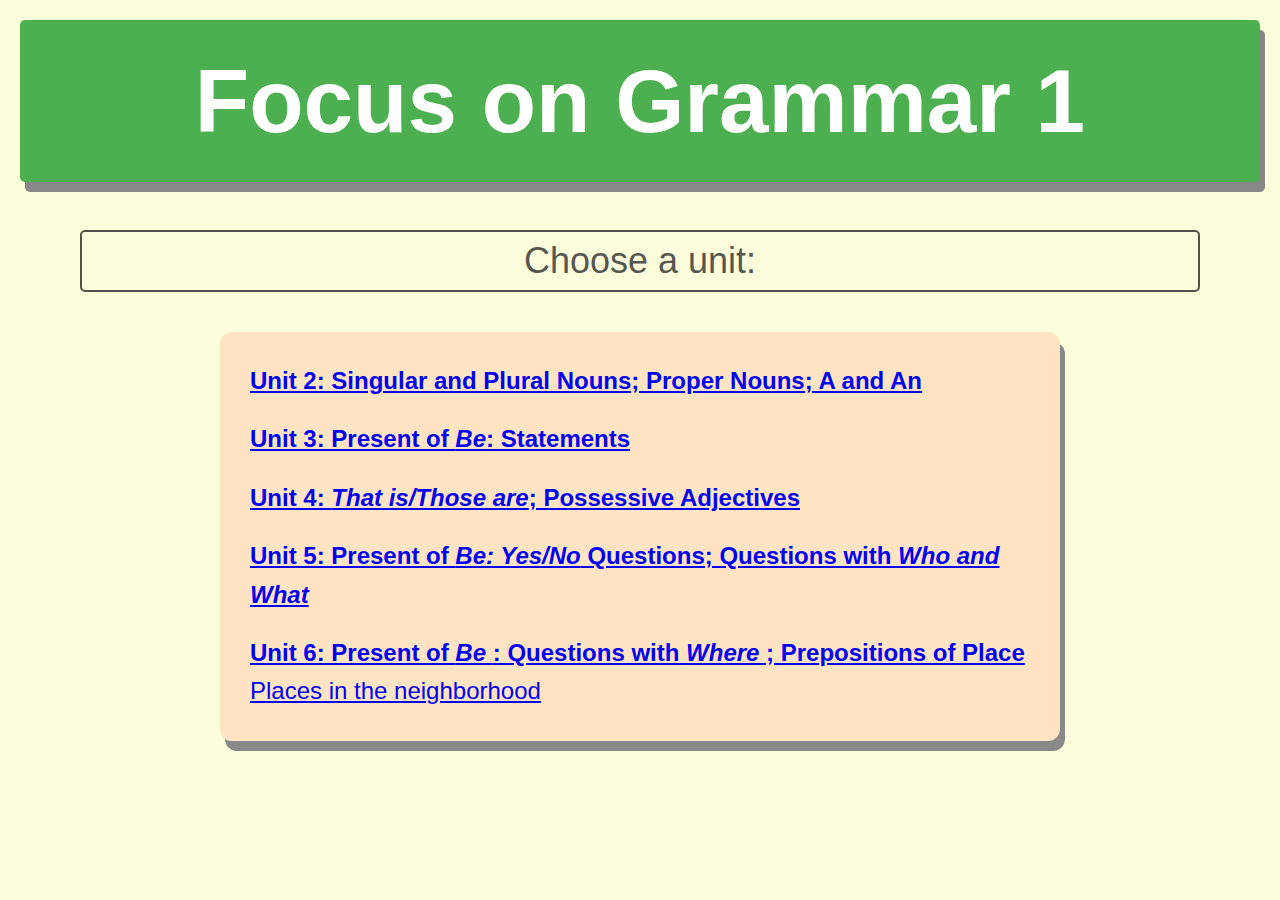
<file: index.html>
<!DOCTYPE html>
<html lang="en">
<head>
    <meta charset="UTF-8">
    <meta name="viewport" content="width=device-width, initial-scale=1.0">
    <title>Textbook Main Page</title>
    <link rel="stylesheet" href="main.css"> <!-- Main page CSS -->
</head>
<body>
    <h1>Focus on Grammar 1</h1>
    <p class="subtitle">Choose a unit:</p>
    <ul>
        <li><a href="unit2.html"><b>Unit 2: Singular and Plural Nouns; Proper Nouns; A and An</a></b></li>
        <li><a href="unit3.html"><b>Unit 3: Present of <em>Be</em>: Statements</a></b></li>
        <li><a href="unit4.html"><b>Unit 4: <em>That is/Those are</em>; Possessive Adjectives</a></b></li>
        <li><a href="unit5.html"><b>Unit 5: Present of <em>Be: Yes/No</em> Questions; Questions with <em>Who and What</em></b></a></li>
        <li><a href="unit6.html"><b>Unit 6: Present of <em>Be </em>: Questions with <em>Where </em>; Prepositions of Place</b><br>Places in the neighborhood</a></li>

        <!-- Add more units as needed -->
    </ul>
</body>
</html>
<script>

</script>
</file>
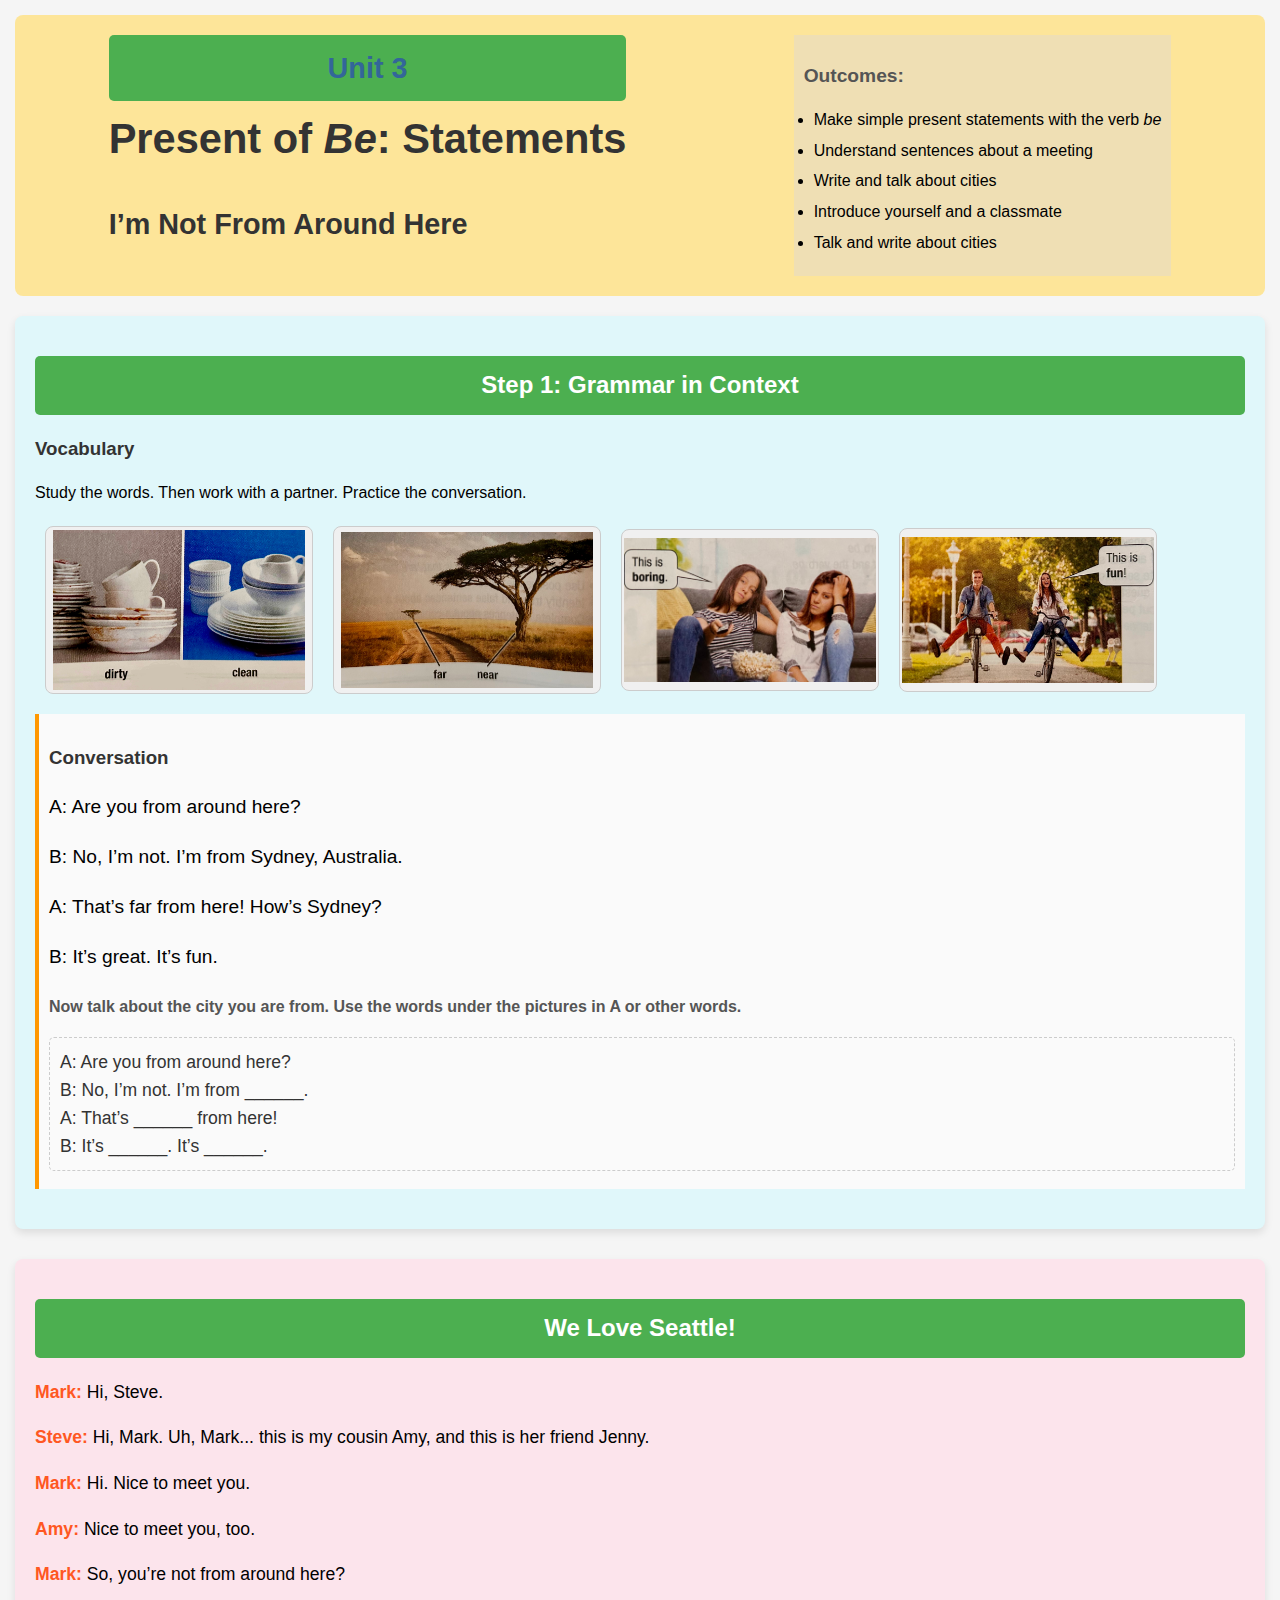
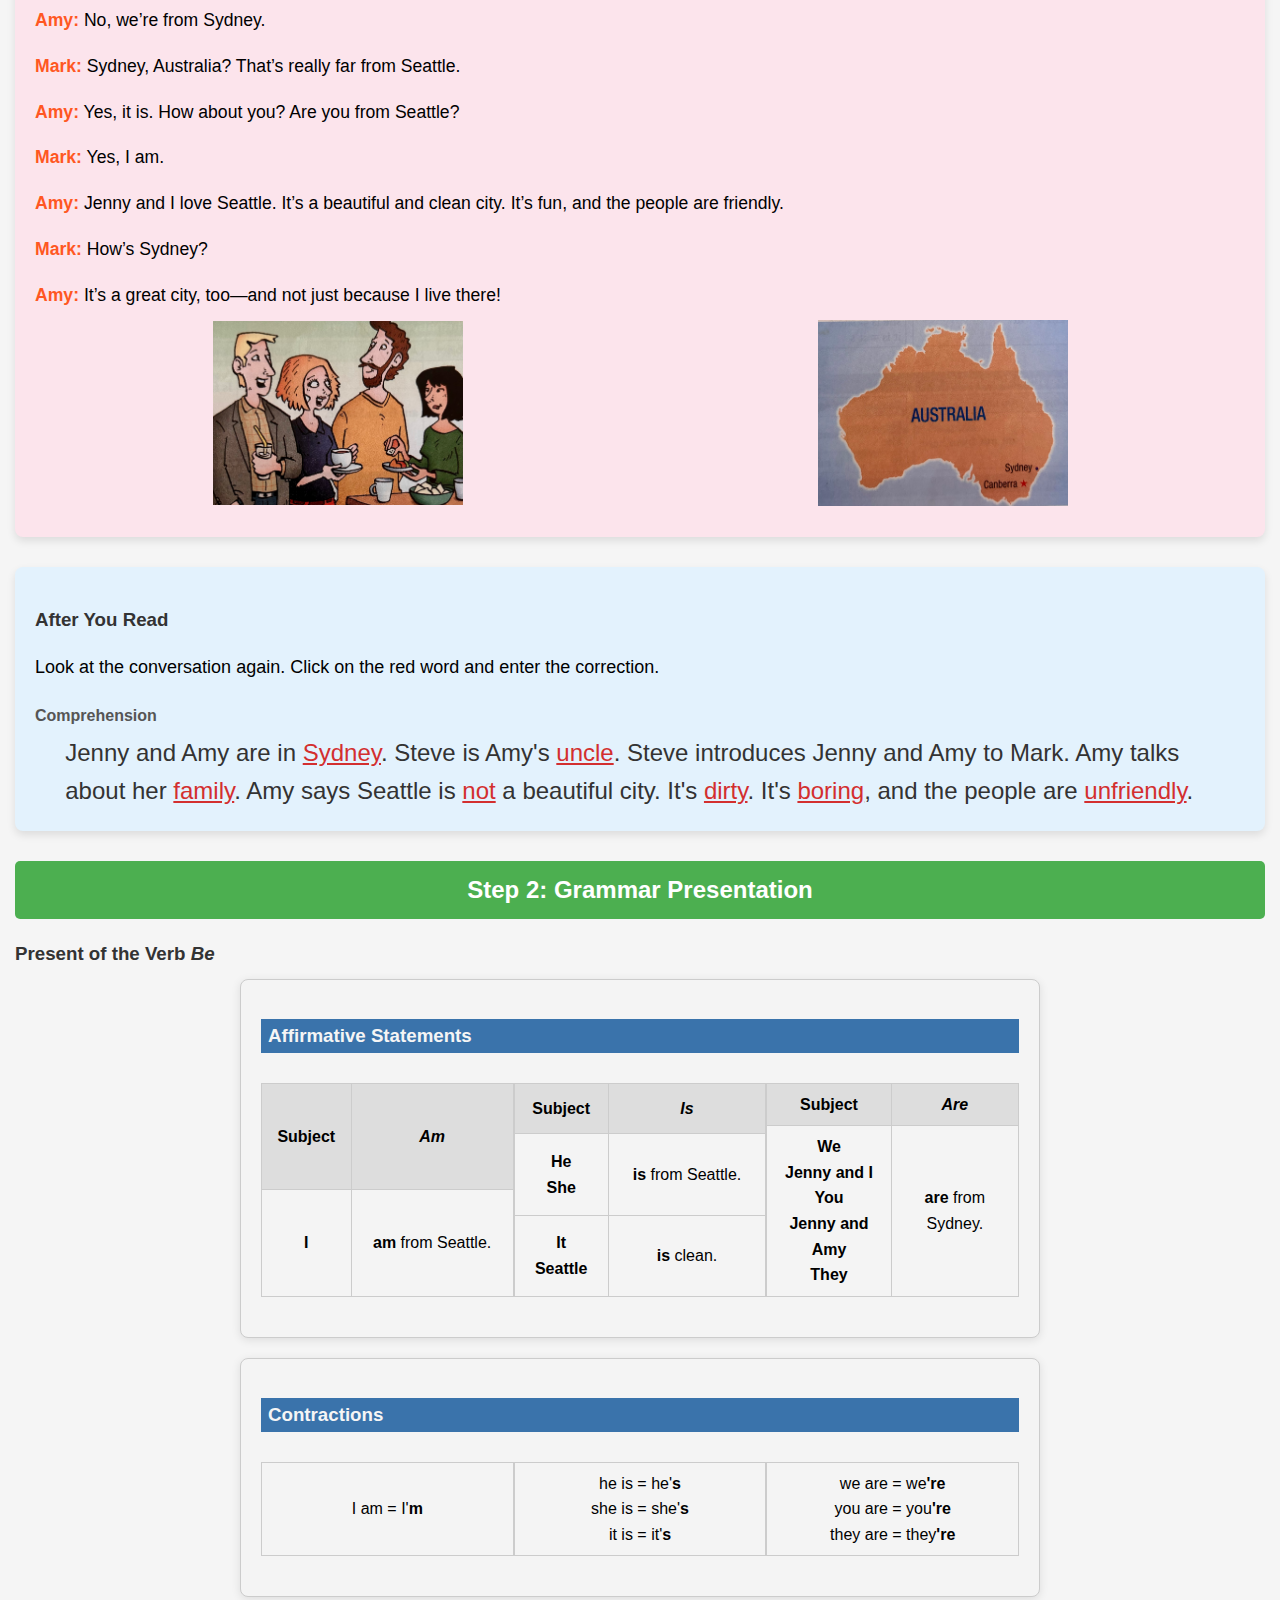
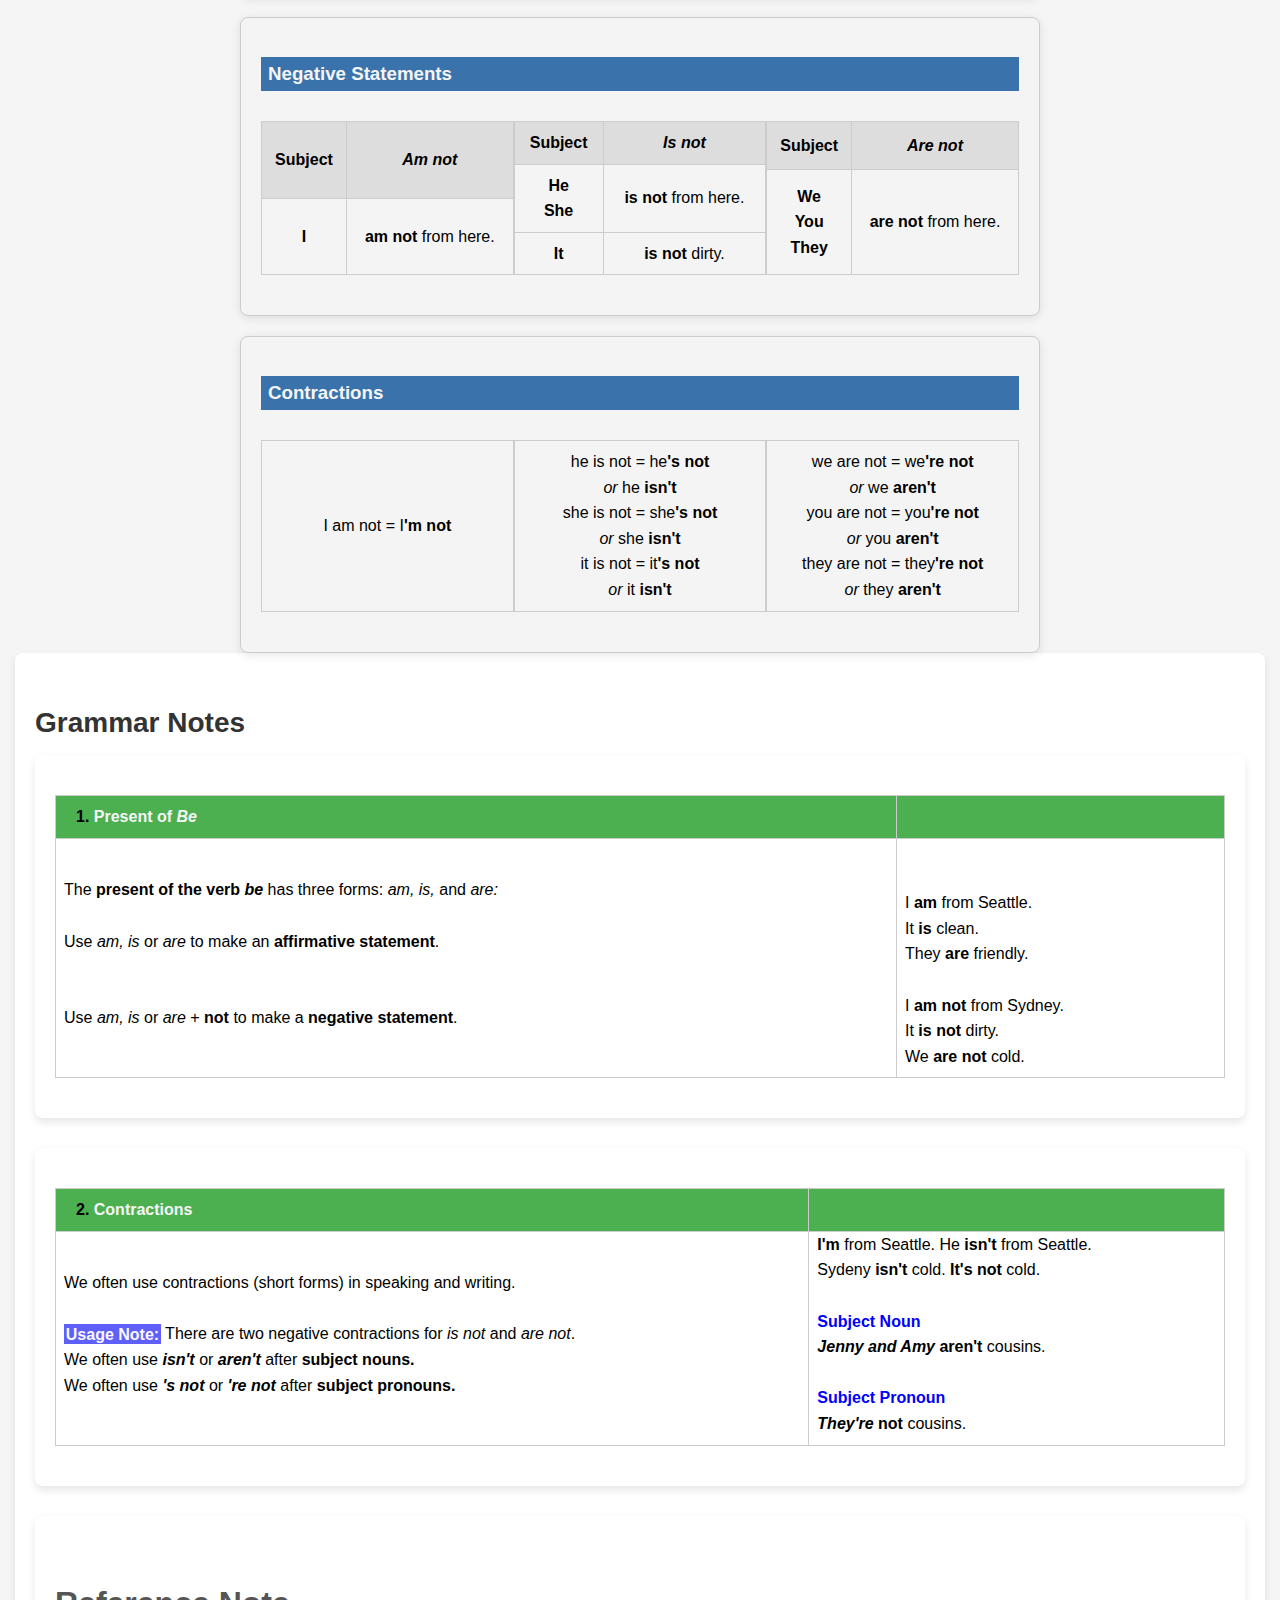
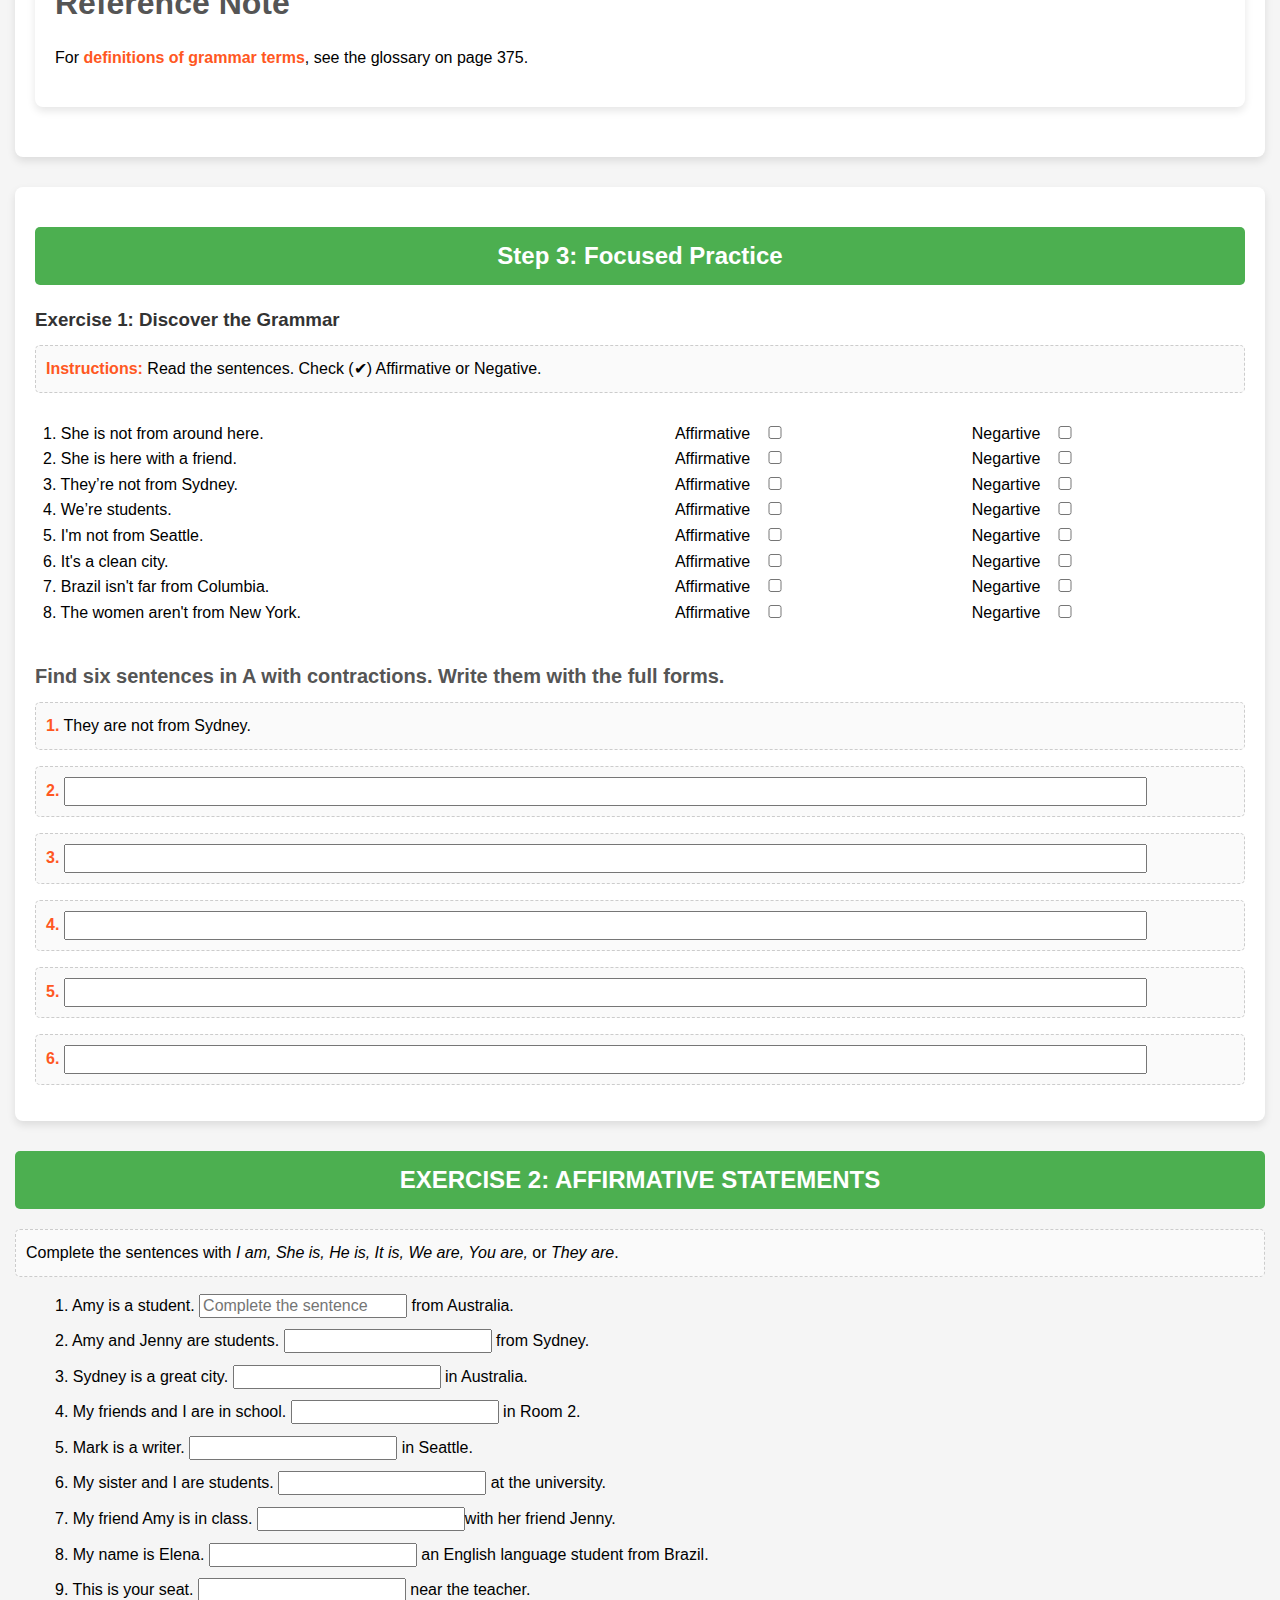
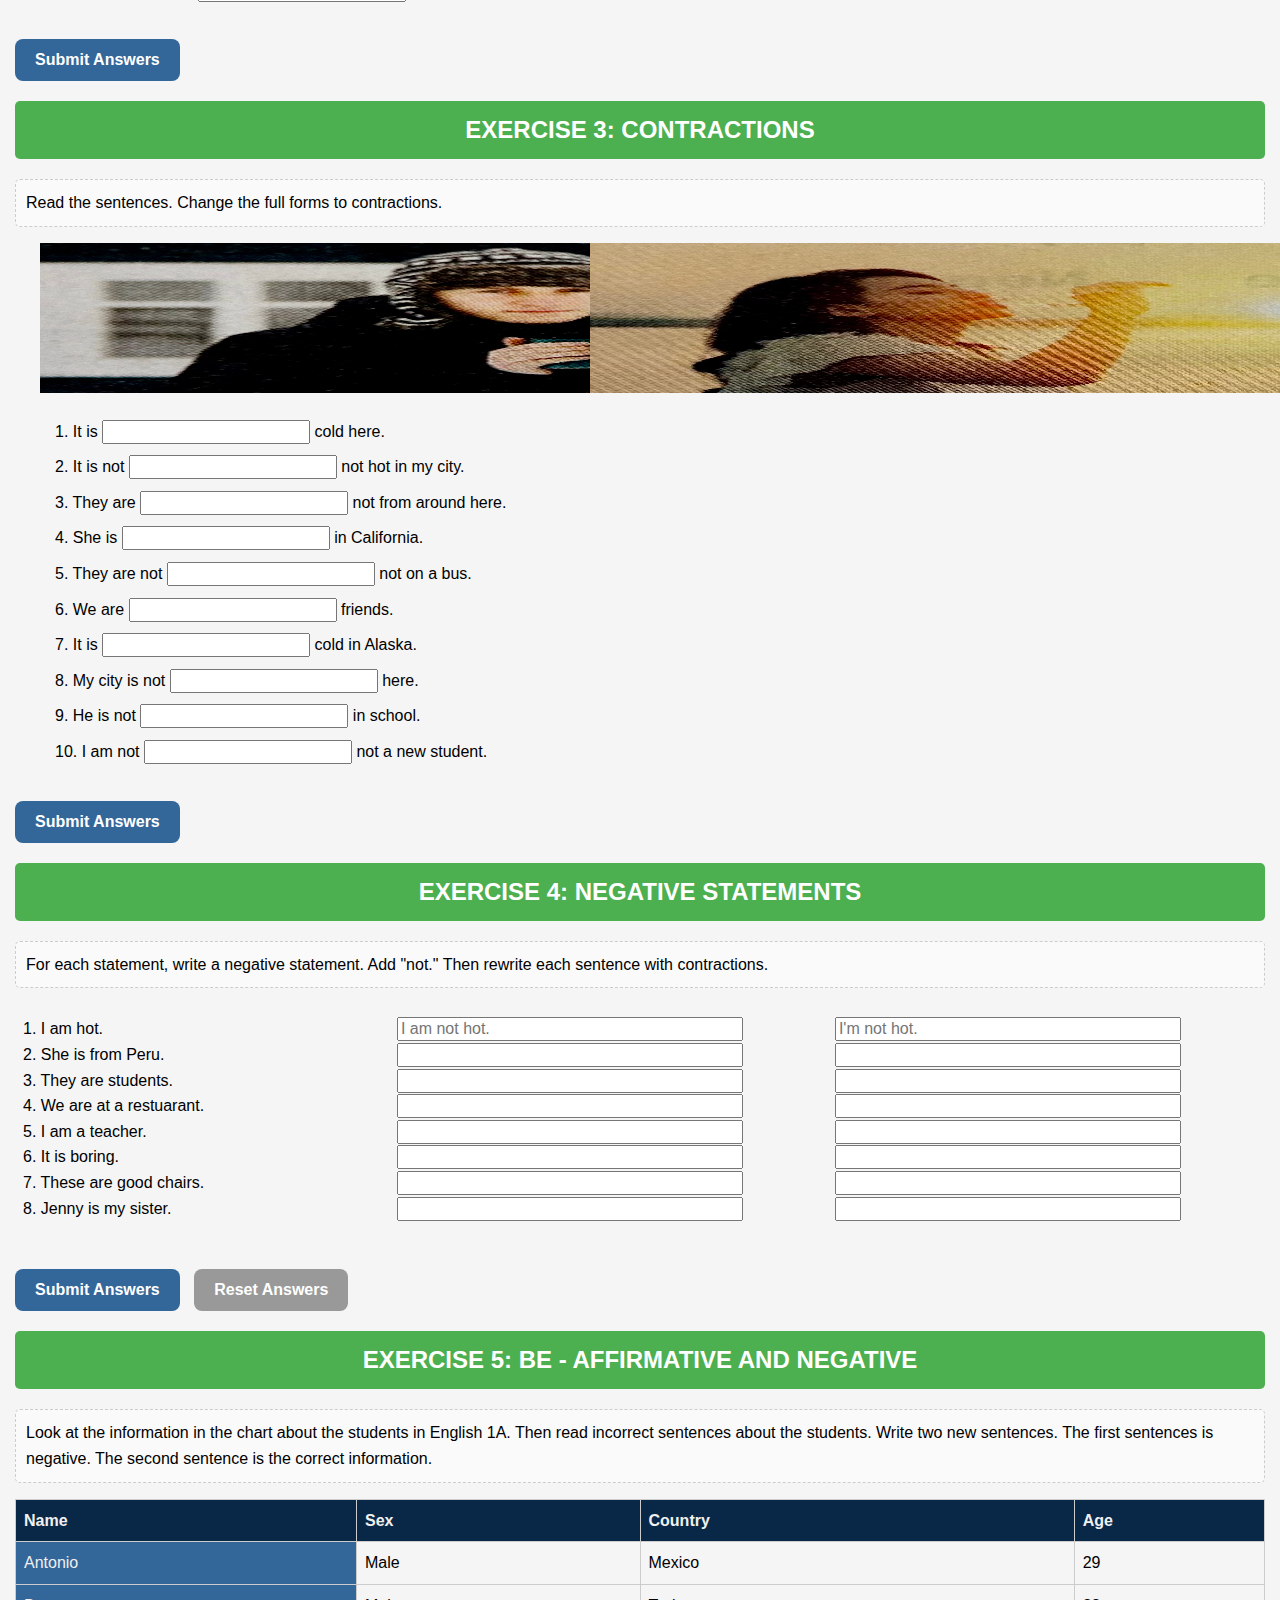
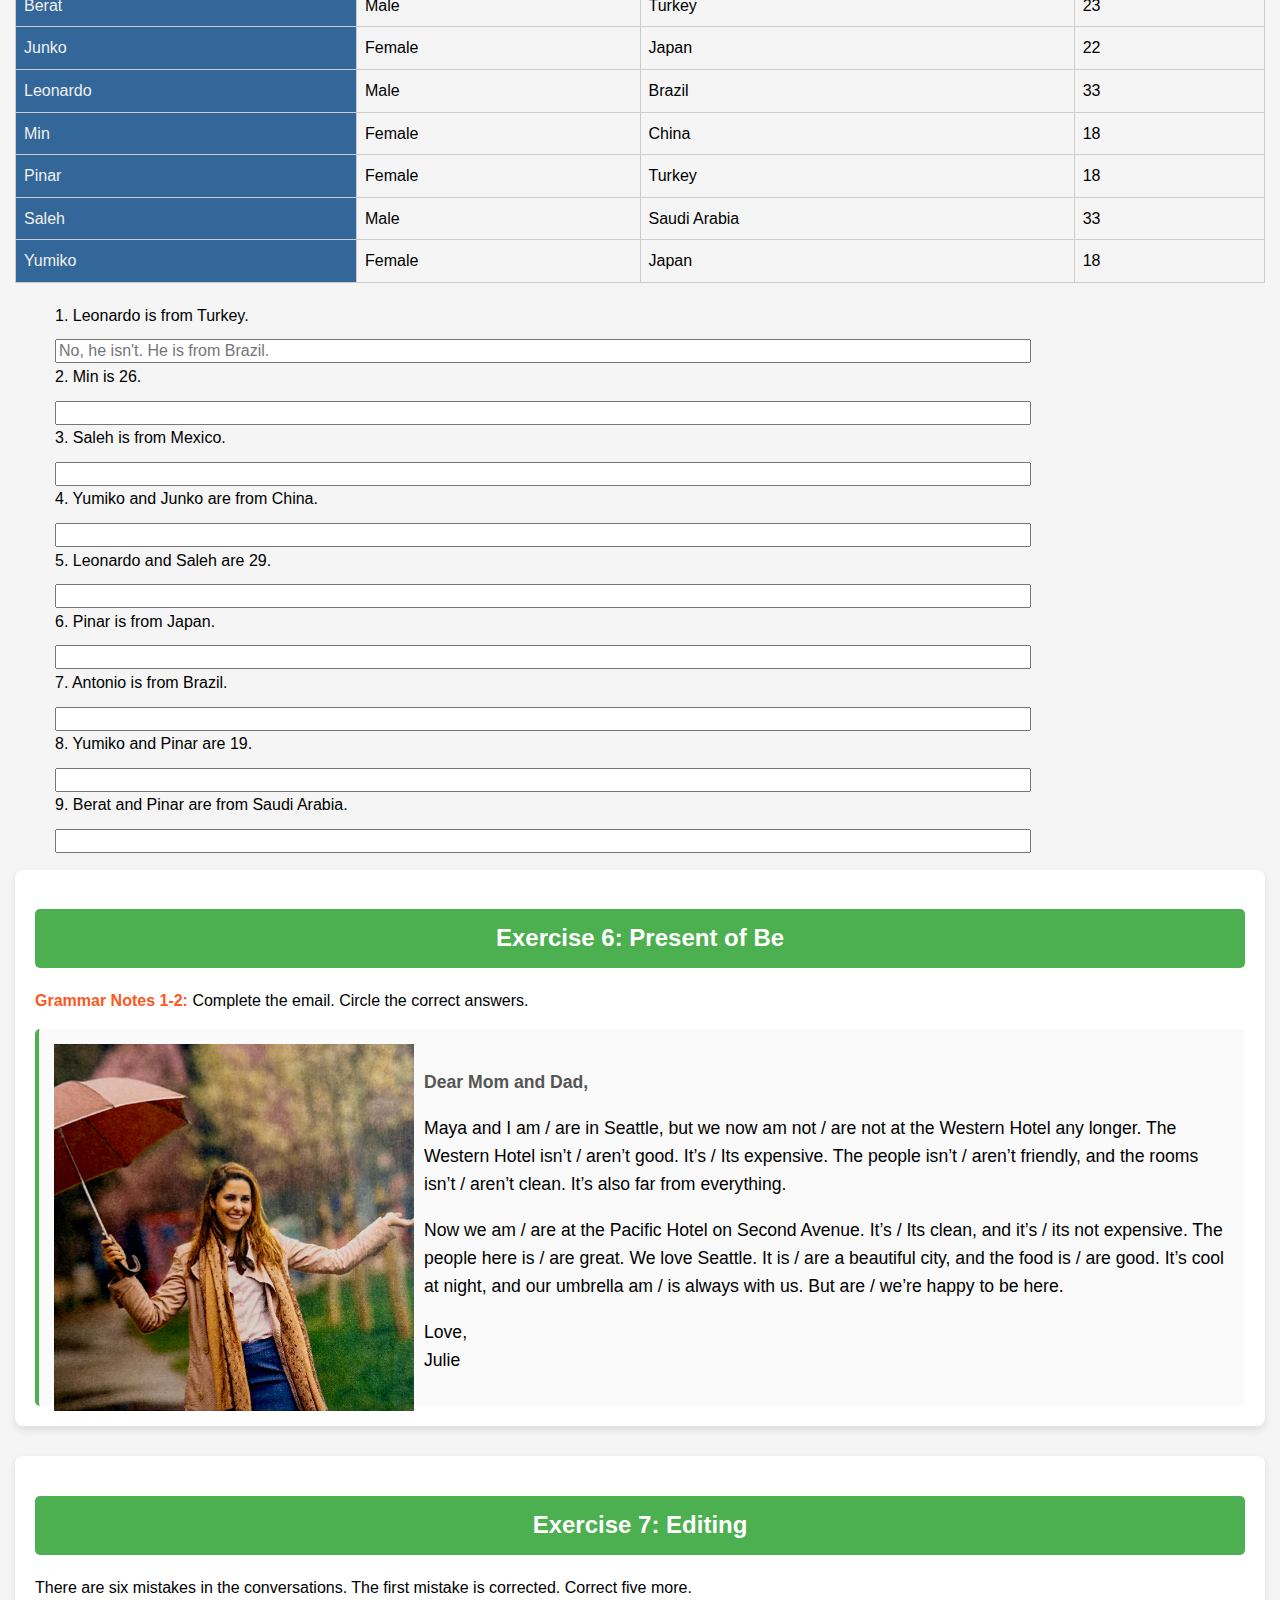
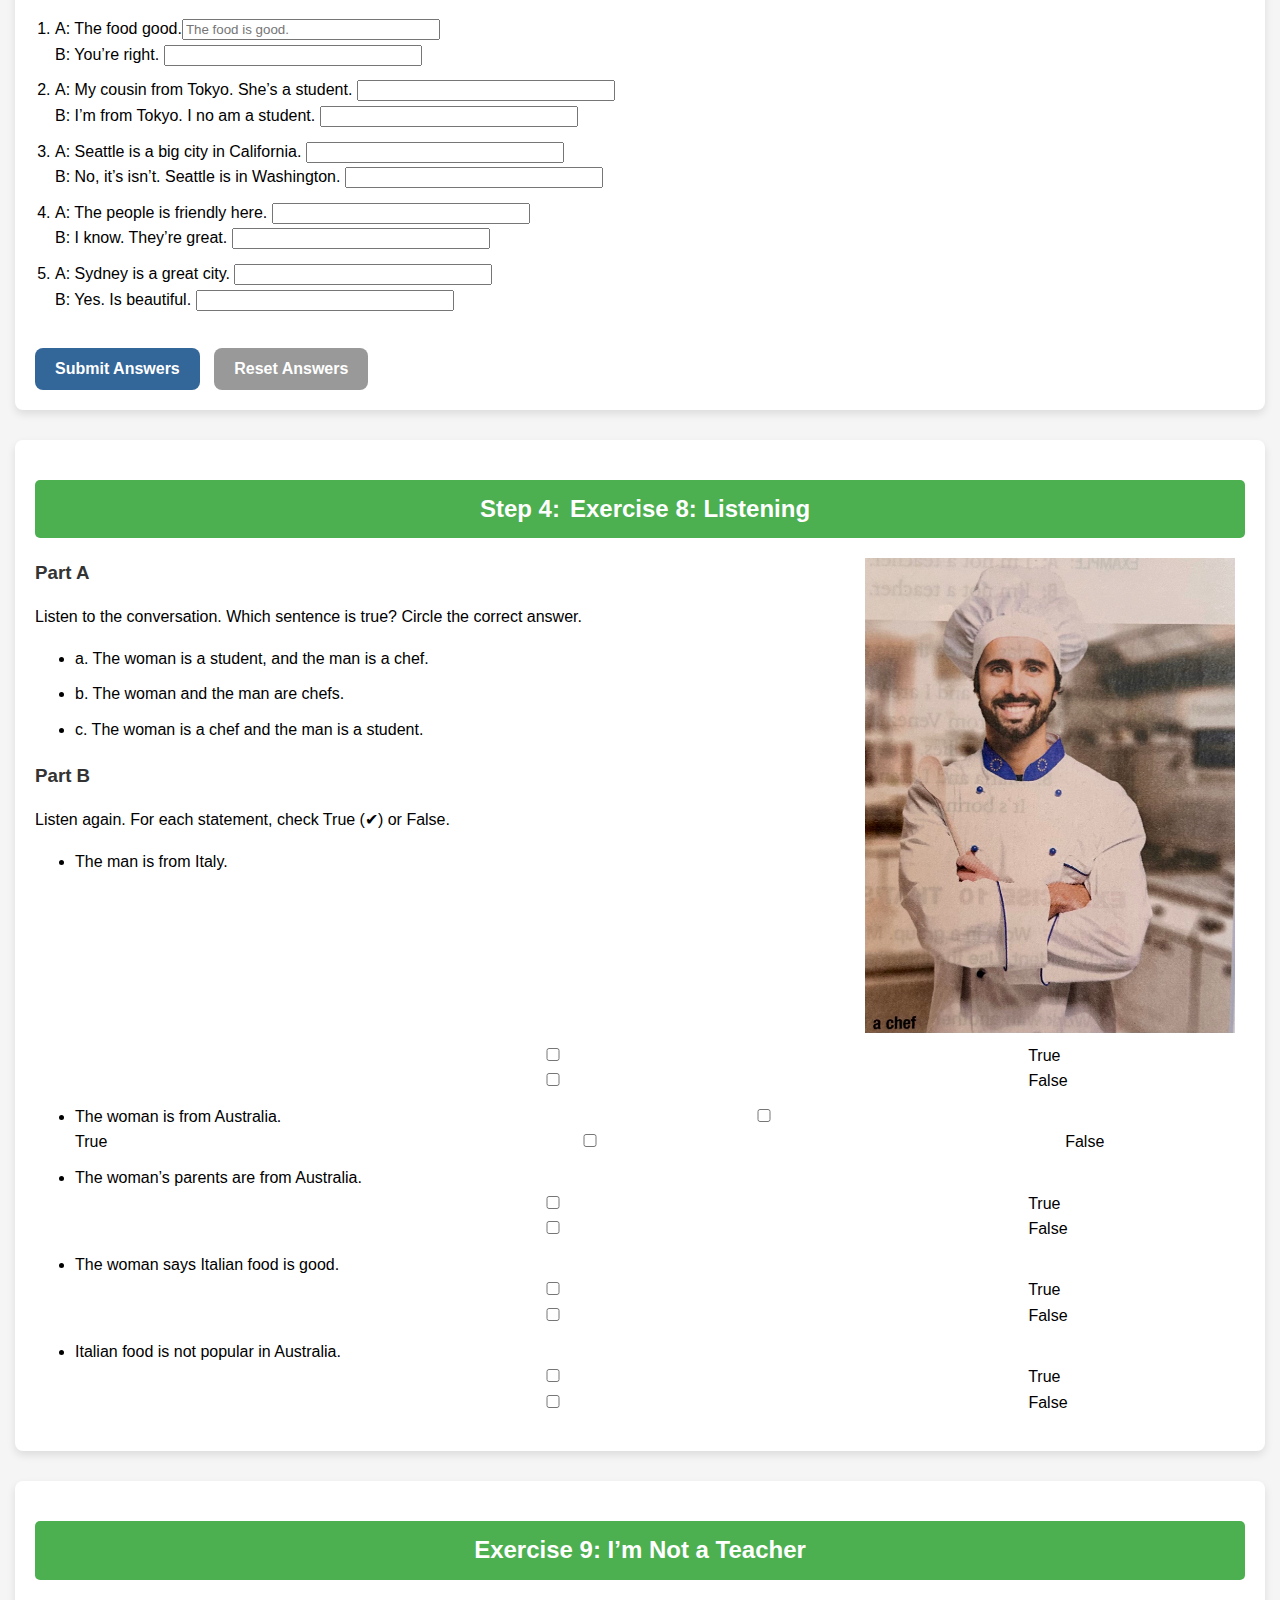
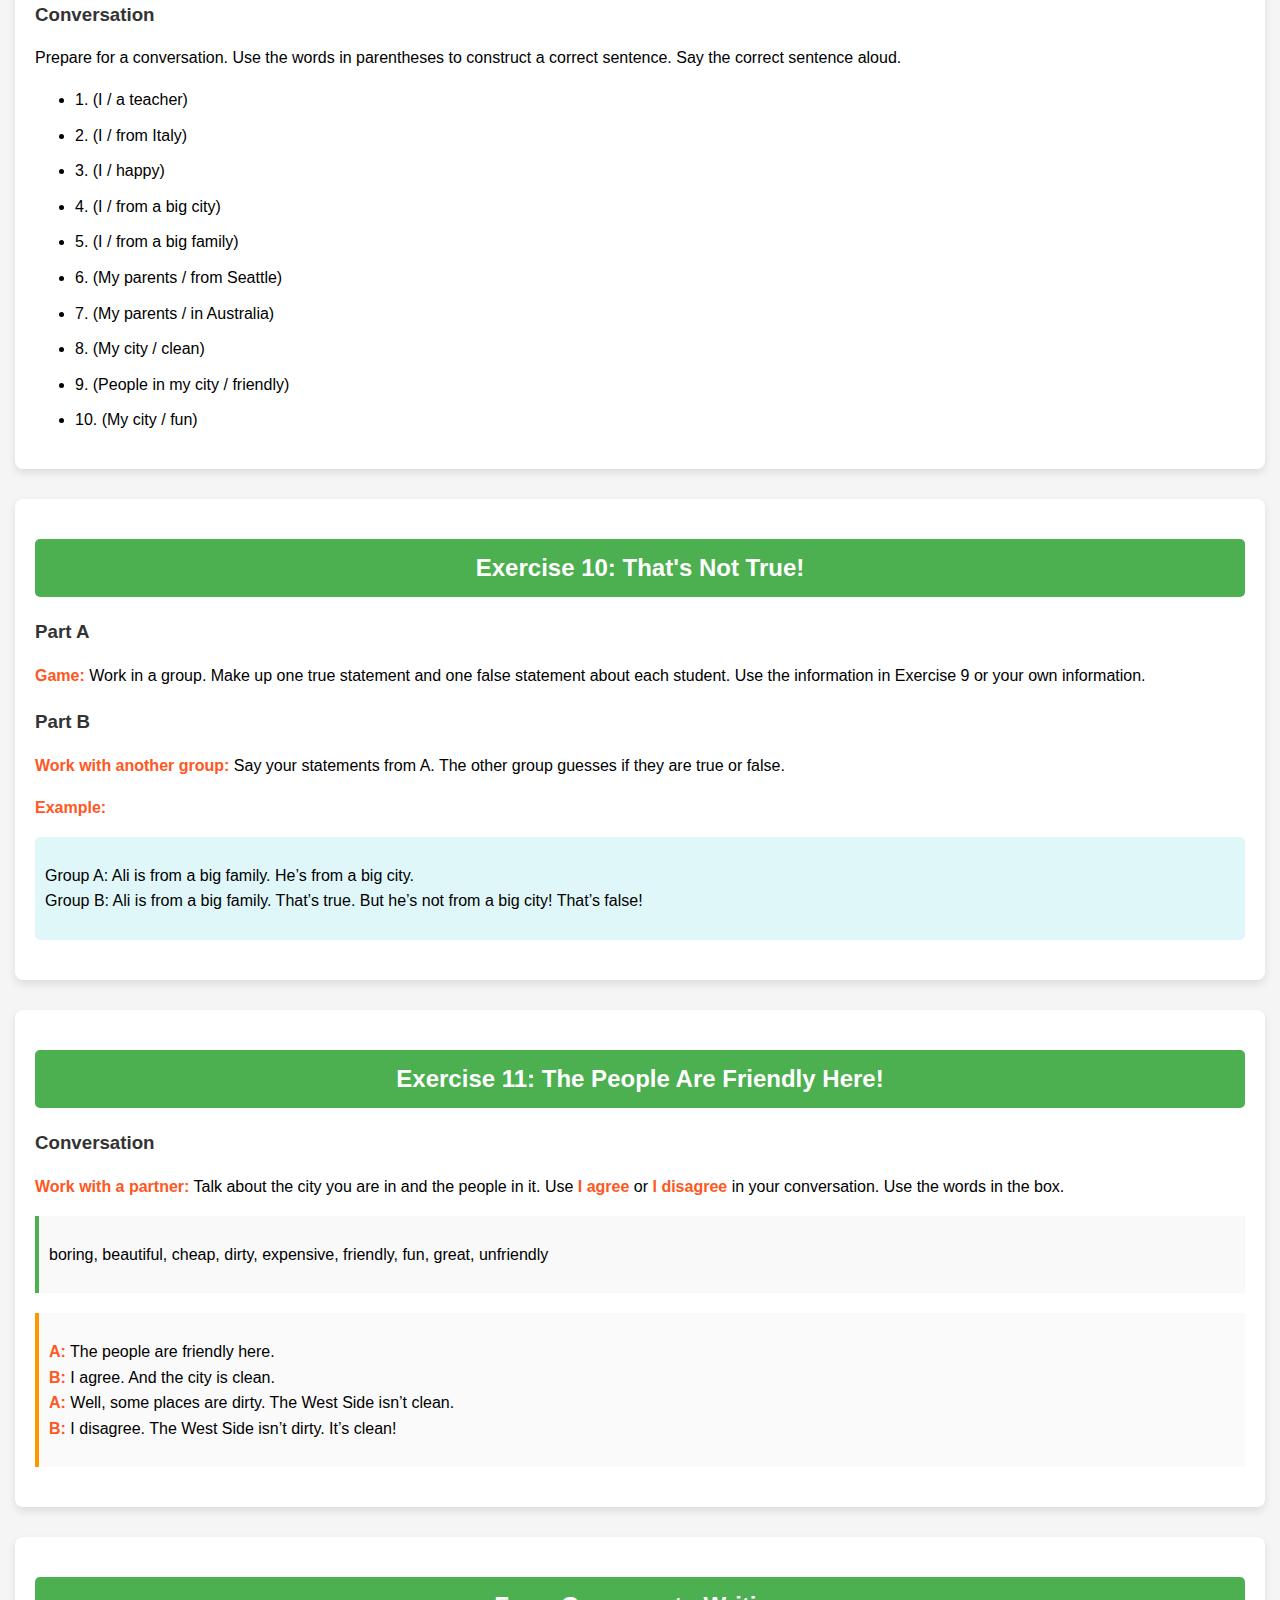
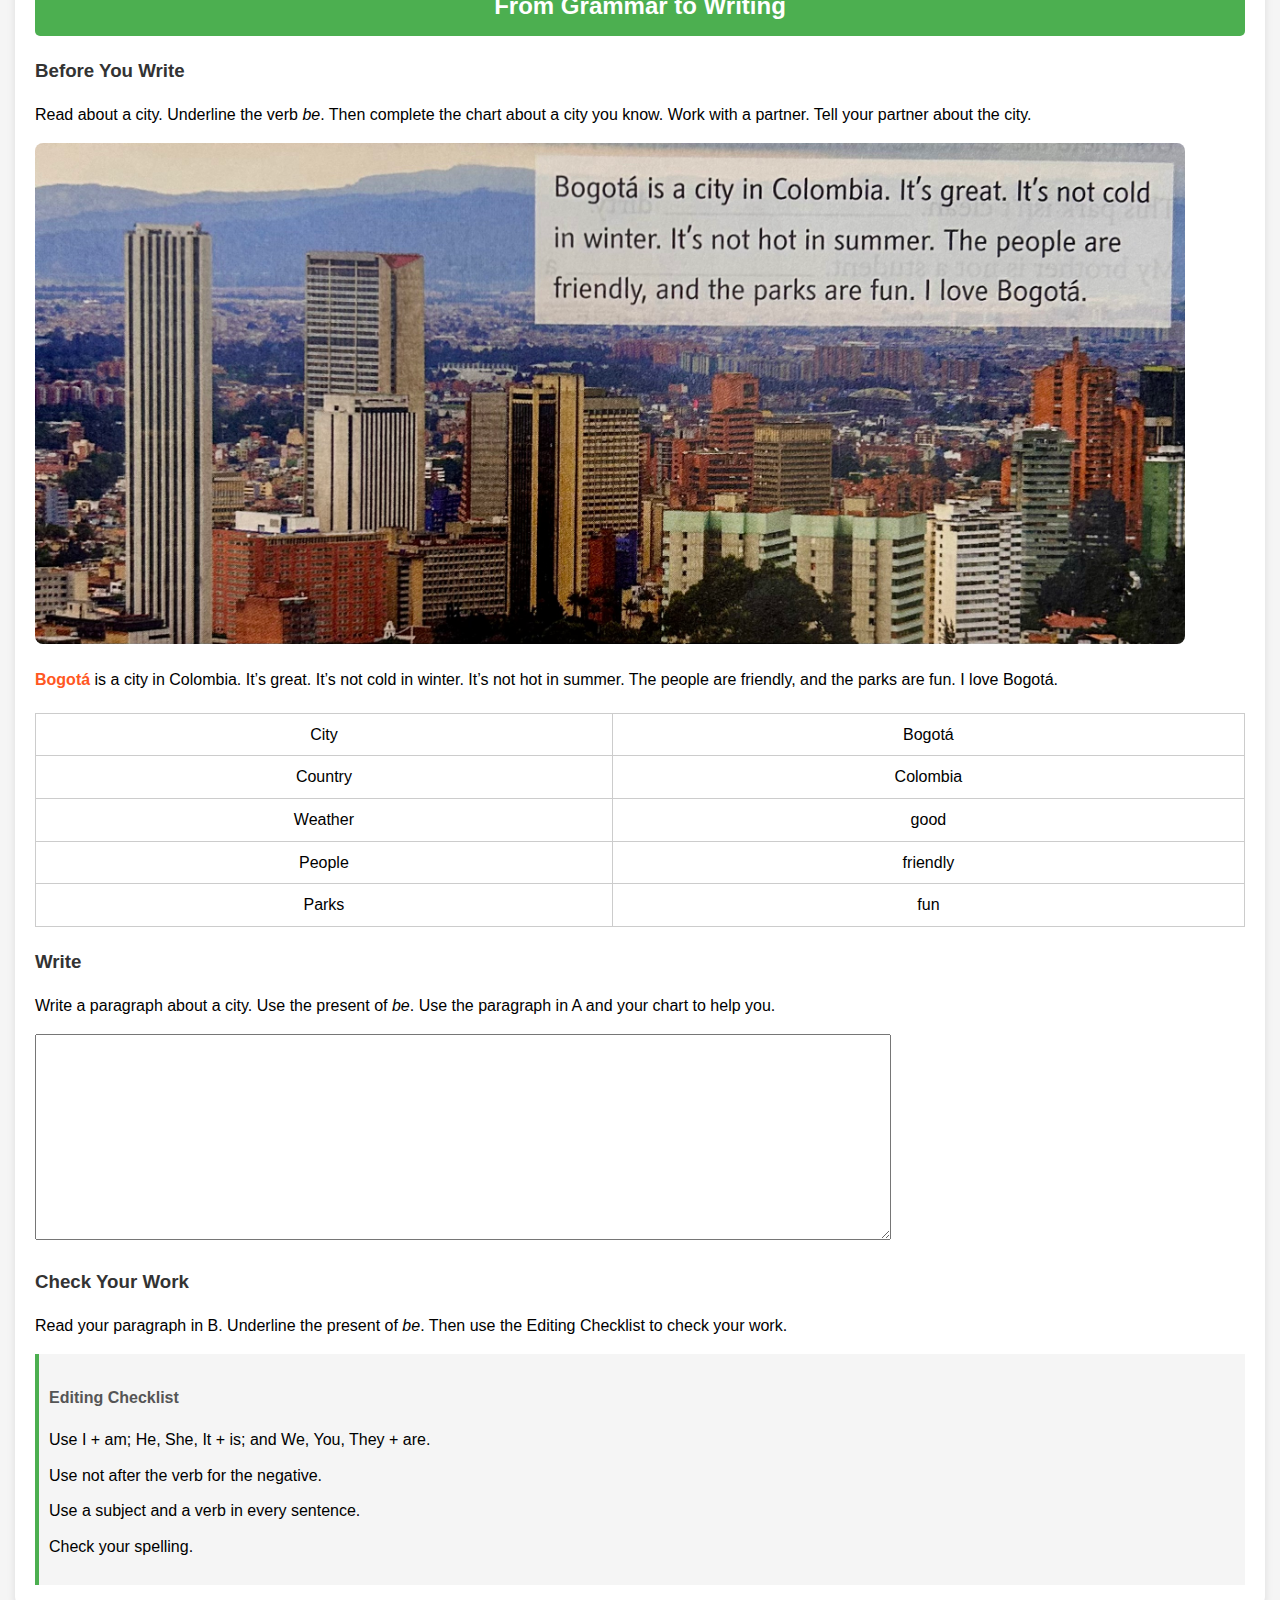
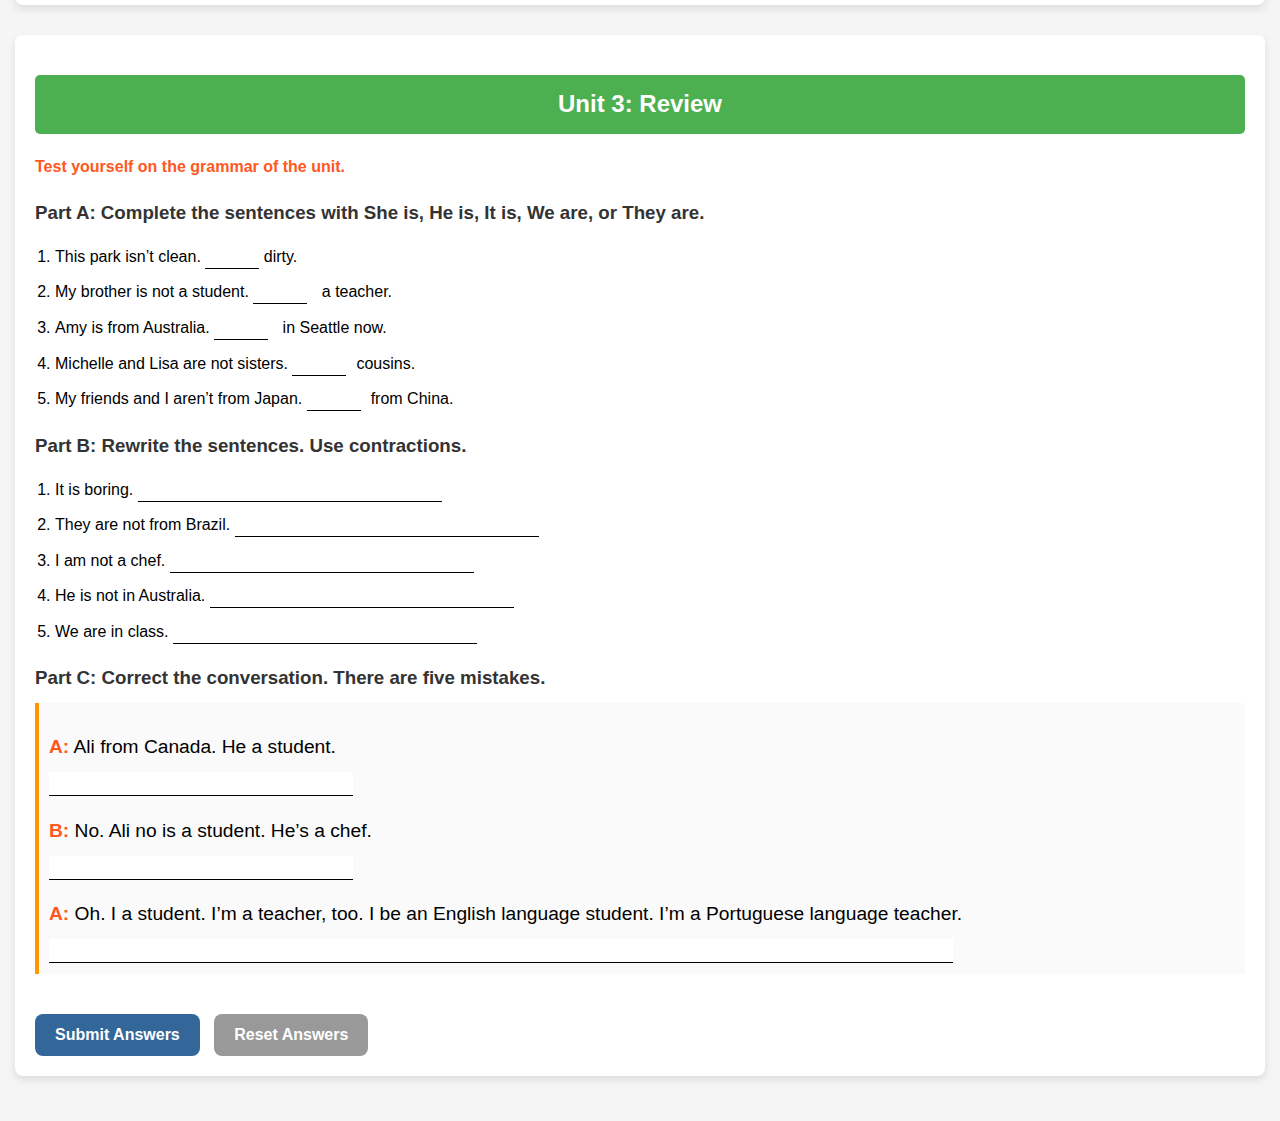
<file: unit3.html>
<!DOCTYPE html>
<html lang="en">
<head>
    <meta charset="UTF-8">
    <meta name="viewport" content="width=device-width, initial-scale=1.0">
    <title>Present of Be: Statements</title>
    <link rel="stylesheet" href="styles3.css">
</head>

<body>
    <header id="unit-header">
        <div class="header-container">
            <div class="unit-info">
                <h2>Unit 3</h2>
                <h3>Present of <em>Be</em>: Statements</h3>
                <p>I’m Not From Around Here</p>
            </div>
            <div class="grammar-outcomes">
                <h4>Outcomes:</h4>
                <ul>
                    <li>Make simple present statements with the verb <i>be</i></li>
                    <li>Understand sentences about a meeting</li>
                    <li>Write and talk about cities</li>
                    <li>Introduce yourself and a classmate</li>
                    <li>Talk and write about cities</li>
                </ul>
            </div>
        </div>
    </header>
    <!-- Section for the Vocabulary -->
    <section id="vocabulary-section">
        <h2>Step 1: Grammar in Context</h2>
        <div class="vocabulary">
            <h3>Vocabulary</h3>
            <p>Study the words. Then work with a partner. Practice the conversation.</p>
            <div class="vocabulary-images">
                <div class="image-container" id="dirty-img">
                    <img src="images_unit3/dirtyAndclean.jpg" alt="dirty dishes and clean dishes" id="dirty-image1"> 
                </div>
                <div class="image-container" id="far-img">
                    <img src="images_unit3/farAndnear.jpeg" alt="african plains tree in the foreground is near and tree in the background is far" id="far-img1">   
                </div>
                <div class="image-container" id="boring-img">
                   <img src="images_unit3/thisisBoring.jpeg" alt="tow girls sitting down watch tv and say this is boring" id="boring-img1">
                </div>
                <div class="image-container" id="fun-img">
                    <img src="images_unit3/thisIsfun.jpeg" alt="man and woman ride bicyles in city park having fun" id="fun-img1">
                </div>
            </div>
        </div>

        <!-- Section for the conversation -->
        <div class="conversation">
            <h3>Conversation</h3>
            <p>A: Are you from around here?</p>
            <p>B: No, I’m not. I’m from Sydney, Australia.</p>
            <p>A: That’s far from here! How’s Sydney?</p>
            <p>B: It’s great. It’s fun.</p>
            <h4>Now talk about the city you are from. Use the words under the pictures in A or other words.</h4>
            <div class="conversation-exercise">
                <p>A: Are you from around here? <br>
                    B: No, I’m not. I’m from ______.<br>
                    A: That’s ______ from here!<br>
                    B: It’s ______. It’s ______.</p>
            </div>
        </div>
    </section>

    <!-- Section for the reading activity -->
    <section id="reading-section">
        <h2>We Love Seattle!</h2>
        <div class="dialogue">
            <p><strong>Mark:</strong> Hi, Steve.</p>
            <p><strong>Steve:</strong> Hi, Mark. Uh, Mark... this is my cousin Amy, and this is her friend Jenny.</p>
            <p><strong>Mark:</strong> Hi. Nice to meet you.</p>
            <p><strong>Amy:</strong> Nice to meet you, too.</p>
            <p><strong>Mark:</strong> So, you’re not from around here?</p>
            <p><strong>Amy:</strong> No, we’re from Sydney.</p>
            <p><strong>Mark:</strong> Sydney, Australia? That’s really far from Seattle.</p>
            <p><strong>Amy:</strong> Yes, it is. How about you? Are you from Seattle?</p>
            <p><strong>Mark:</strong> Yes, I am.</p>
            <p><strong>Amy:</strong> Jenny and I love Seattle. It’s a beautiful and clean city. It’s fun, and the people are friendly.</p>
            <p><strong>Mark:</strong> How’s Sydney?</p>
            <p><strong>Amy:</strong> It’s a great city, too—and not just because I live there!</p>
        </div>
        <div class="reading-images">
            <div class="image-container" id="seattle-people-img">
                <img src="images_unit3/seattlePeople.jpeg" alt="four friends talking to each other" id="seattle-people-img1">
            </div>
            <div class="image-container" id="australia-map-img">
                <img src="images_unit3/Australiaunit3.jpeg" alt="map image of Australia" id="australia-map-img1">
            </div>
        </div>
    </section>

    <!-- Section for after the reading -->
    <section id="after-reading-section">
        <h3>After You Read</h3>
        <p id="instructions">Look at the conversation again. Click on the red word and enter the correction.</p>
        <div class="comprehension-exercise">
            <h4>Comprehension</h4>
            <!-- <p>Look at the conversation again. Correct the underlined words.</p>
            <p>Jenny and Amy are in <u>Sydney</u>. Steve is Amy's <u>uncle</u>. Steve introduces Jenny and Amy to Mark. Amy talks about her <u>family</u>. Amy says Seattle <u>is not</u> a beautiful city. It's <u>dirty</u>. It's <u>boring</u>, and the people are <u>unfriendly</u>.</p>
        </div> -->
        <p>
            Jenny and Amy are in <span class="red" data-original="Sydney">Sydney</span>. 
            Steve is Amy's <span class="red" data-original="uncle">uncle</span>. 
            Steve introduces Jenny and Amy to Mark. Amy talks about her <span class="red" data-original="family">family</span>. 
            Amy says Seattle is <span class="red" data-original="not">not</span> a beautiful city. It's <span class="red" data-original="dirty">dirty</span>. 
            It's <span class="red" data-original="boring">boring</span>, and the people are <span class="red" data-original="unfriendly">unfriendly</span>.
        </p>
    
        <!-- Input box that will be displayed on click -->
        <div id="inputBox" style="display:none; position: absolute;">
            <input type="text" id="correctWord" placeholder="Enter correct word">
            <button onclick="submitCorrection()">Submit</button>
        </div>
        </div>
    </section>
        <div>   
            <h2>Step 2: Grammar Presentation</h2>
            <h3>Present of the Verb <i>Be</i></h3>
        </div> 
    <div class="card-container">
        <div class="card">
            <h3>Affirmative Statements</h3>
                <div class="table-row">
                    <table>
                        <tr><th>Subject</th>
                        <th><em>Am</em></th></tr>
                        <tr><td><strong>I</strong></td>
                        <td><strong>am </strong>from Seattle.</td></tr>
                    </table>
                    <table>
                        <tr><th>Subject</th>
                        <th><em>Is</em></th></tr>
                        <tr><td><strong>He</strong><br><strong>She</strong></td>

                        <td><strong>is </strong>from Seattle.</td></tr>

                        <tr><td><strong>It</strong><br><strong>Seattle</strong></td><td><strong>is </strong>clean.</td></tr>
                        
                    </table>
                    <table>
                        <tr><th>Subject</th>
                            <th><em>Are</em></th></tr>
                        <tr><td><strong>We<br>Jenny and I<br>You<br>Jenny and Amy<br>They</strong></td>
                        <td><strong>are </strong>from Sydney.</td></tr>
                    </table>
                </div>
        </div>

        <div class="card">
            <h3>Contractions</h3>
            <div class="table-row">
                <table>
                    
                    <tr><td>I am = I'<strong>m</strong></td></tr>
                    
                </table>
                <table>
                    
                    <tr><td>he is = he'<strong>s</strong><br>
                    she is = she'<strong>s</strong><br>
                    it is = it'<strong>s</strong>
                    </td></tr>
                    
                </table>
                <table>
                    
                    <tr><td>we are = we<strong>'re</strong><br>
                        you are = you<strong>'re</strong><br>
                        they are = they<strong>'re</strong><br>

                    </td></tr>
                    
                </table>
            </div>
        </div>

            <div class="card">
                <h3>Negative Statements</h3>
                <div class="table-row">
                    <table>
                        <tr><th>Subject</th>
                            <th><em>Am not</em></th></tr>
                        <tr><td><strong>I</strong></td>
                        <td><strong>am not </strong>from here.</td></tr>
                    </table>
                    <table>
                        <tr><th>Subject</th>
                            <th><em>Is not</em></th></tr>
                        <tr><td><strong>He<br>She</strong></td>
                        <td><strong>is not</strong> from here.</td></tr>
                        <tr><td><strong>It</strong></td>
                        <td><strong>is not </strong>dirty.</td></tr>
                        
                    </table>
                    <table>
                        <tr><th>Subject</th>
                            <th><em>Are not</em></th></tr>
                        <tr><td><strong>We<br>You<br>They</strong></td>
                        <td><strong>are not</strong> from here.</td>
                        </tr>
                        
                    </table>
                </div>
            </div>

            <div class="card">
                <h3>Contractions</h3>
                <div class="table-row">
                    <table>
                        
                        <tr><td>I am not = I<strong>'m not</strong></td></tr>
                        
                    </table>
                    <table>
                        
                        <tr><td>he is not = he<strong>'s not</strong><br><em>or </em> he <strong>isn't</strong><br>
                        she is not = she<strong>'s not</strong><br><em>or </em> she <strong>isn't</strong><br>
                        it is not = it<strong>'s not</strong><br>
                        <em>or </em> it <strong>isn't</strong>
                        </td></tr>
                        
                    </table>
                    <table>
                    
                        <tr><td>we are not = we<strong>'re not</strong><br>
                            <em>or </em> we <strong>aren't</strong><br>
                            you are not = you<strong>'re not</strong><br>
                            <em>or </em> you <strong>aren't</strong><br>
                            they are not = they<strong>'re not</strong><br>
                            <em>or </em> they <strong>aren't</strong>
                        </td></tr>
                    
                    </table>
                </div>
            </div>

        </div>
    </div>
</section>         
        
    <section id="grammar-presentation-section">
            <h3>Grammar Notes</h3>
        <!-- Section for Contractions and Reference -->
        <section id="grammar-notes-table">
                <table>
                    <thead>
                        <tr>
                            <th><strong style="color: black">1.</strong> Present of <em>Be</em>
                            <th></th>
                        </tr>
                    </thead>
                    <tbody>
                        <tr>
                            <td>The <strong>present of the verb <em>be</em></strong> has three forms: <em>am, is, </em>and <em>are:</em><br><br>
                                Use <em>am, is</em> or<em> are</em> to make an <strong>affirmative statement</strong>.<br><br><br>
                                Use <em>am, is</em> or<em> are</em> + <strong>not</strong> to make a <strong>negative statement</strong>.
                            </td>
                            <td>
                                <br><br>
                                I <strong>am</strong> from Seattle.<br>
                                It <strong>is</strong> clean.<br>
                                They <strong>are</strong> friendly.<br><br>
                                I <strong>am not</strong> from Sydney.<br>
                                It <strong> is not</strong> dirty.<br>
                                We <strong> are not</strong> cold.
                            </td>
                        </tr>
                    </tbody>
                </table>
        </section>
        <section id="grammar-notes-table">
            <table>
                <thead>
                    <tr>
                        <th><strong style="color: black">2.</strong> Contractions
                        <th></th>
                    </tr>
                </thead>
                <tbody>
                    <tr>
                        <td>We often use contractions (short forms) in speaking and writing.</em><br><br>
                            <strong style="color:rgb(250, 249, 249); background-color: rgb(95, 95, 249);padding:1.8px;">Usage Note:</strong> There are two negative contractions for <i>is not</i> and <i>are not</i>.<br>
                            We often use <strong><em>isn't </em></strong>or <strong><em>aren't </em></strong>after <strong>subject nouns.</strong><br>
                            We often use <strong><em> 's not</em></strong> or<strong><em> 're not</em></strong> after<strong> subject pronouns.</strong>
                        </td>
                        <td>
                            <strong>I'm</strong> from Seattle. He <strong>isn't </strong>from Seattle.<br>
                            Sydeny <strong>isn't</strong> cold. <strong>It's not</strong> cold.<br><br>
                            <strong id="contractions-table-subtitles" style="color: blue">Subject Noun</strong><br>
                            <strong><em>Jenny and Amy</em> aren't</strong> cousins.<br><br>
                            <strong id="contractions-table-subtitles" style="color: blue">Subject Pronoun</strong><br>
                            <strong><em>They're </em>not</strong> cousins.
                            
                        </td>
                    </tr>
                </tbody>
            </table>
    </section>
        <section id="contractions-section">
            <h4>Reference Note</h4>
            <p>For <strong>definitions of grammar terms</strong>, see the glossary on page 375.</p>
        </section>
    </section>
        <!-- Section for Focused Practice -->
        <section id="focused-practice-section">
            <h2>Step 3: Focused Practice</h2>
            
            <div class="exercise">
                <h3>Exercise 1: Discover the Grammar</h3>
                <p><strong>Instructions:</strong> Read the sentences. Check (✔) Affirmative or Negative.</p>
                <table class="exercise-table">
                    <tr>
                        <td><span id="exercise-1">1. She is not from around here.</span>
                        <br><span id="exercise-1">2. She is here with a friend.</span>  
                        <br><span id="exercise-1">3. They’re not from Sydney.</span> 
                        <br><span id="exercise-1">4. We’re students.</span>
                        <br><span id="exercise-1">5. I'm not from Seattle.</span> 
                        <br><span id="exercise-1">6. It's a clean city.</span> 
                        <br><span id="exercise-1">7. Brazil isn't far from Columbia.</span> 
                        <br><span id="exercise-1">8. The women aren't from New York.</span> 
                    </td>
                        <td><label for="exerceise 1">Affirmative </label><input type="checkbox" id="exercise-1"><br>
                            <label for="exerceise 1">Affirmative </label><input type="checkbox" id="exercise-1"><br>
                            <label for="exerceise 1">Affirmative </label><input type="checkbox" id="exercise-1"><br>
                            <label for="exerceise 1">Affirmative </label><input type="checkbox" id="exercise-1"><br>
                            <label for="exerceise 1">Affirmative </label><input type="checkbox" id="exercise-1"><br>
                            <label for="exerceise 1">Affirmative </label><input type="checkbox" id="exercise-1"><br>
                            <label for="exerceise 1">Affirmative </label><input type="checkbox" id="exercise-1"><br>
                            <label for="exerceise 1">Affirmative </label><input type="checkbox" id="exercise-1"><br>
                        </td> 
                        <td>
                            <label for="exerceise 1">Negartive </label><input type="checkbox" id="exercise-1"><br>
                            <label for="exerceise 1">Negartive </label><input type="checkbox" id="exercise-1"><br>
                            <label for="exerceise 1">Negartive </label><input type="checkbox" id="exercise-1"><br>
                            <label for="exerceise 1">Negartive </label><input type="checkbox" id="exercise-1"><br>
                            <label for="exerceise 1">Negartive </label><input type="checkbox" id="exercise-1"><br>
                            <label for="exerceise 1">Negartive </label><input type="checkbox" id="exercise-1"><br>
                            <label for="exerceise 1">Negartive </label><input type="checkbox" id="exercise-1"><br>
                            <label for="exerceise 1">Negartive </label><input type="checkbox" id="exercise-1"><br>
                        </td>                      
                    </tr>
                </table>
                <div class="six_sentences">
                    <h4>Find six sentences in A with contractions. Write them with the full forms.</h4>
                    <p><strong>1.</strong> They are not from Sydney. <br> <!-- continue with other lines --></p>
                    <p><strong>2.</strong> <input alt="A complete sentence goes here"> <br> <!-- continue with other lines --></p>
                    <p><strong>3.</strong> <input> <br> <!-- continue with other lines --></p>
                    <p><strong>4.</strong> <input> <br> <!-- continue with other lines --></p>
                    <p><strong>5.</strong> <input> <br> <!-- continue with other lines --></p>
                    <p><strong>6.</strong> <input> <br> <!-- continue with other lines --></p>
                </div>
            </div>
        </section>

        <!-- Exercise 2: Affirmative Statements -->
<div class="exercise" id="exercise-2">
    <h2>EXERCISE 2: AFFIRMATIVE STATEMENTS</h2>
    <p>Complete the sentences with <i>I am, She is, He is, It is, We are, You are,</i> or <i>They are</i>.</p>
    <ul>
        <li>1. Amy is a student. <input type="text" id="input-2-1" class="input-exercise" placeholder="Complete the sentence" style="width: 200px"> from Australia.</li>
        <li>2. Amy and Jenny are students. <input type="text" id="input-2-2" class="input-exercise" style="width: 200px"> from Sydney.</li>
        <li>3. Sydney is a great city. <input type="text" id="input-2-3" class="input-exercise" style="width: 200px"> in Australia.</li>
        <li>4. My friends and I are in school. <input type="text" id="input-2-4" class="input-exercise" style="width: 200px"> in Room 2.</li>
        <li>5. Mark is a writer. <input type="text" id="input-2-5" class="input-exercise" style="width: 200px"> in Seattle.</li>
        <li>6. My sister and I are students. <input type="text" id="input-2-6" class="input-exercise" style="width: 200px"> at the university.</li>
        <li>7. My friend Amy is in class. <input type="text" id="input-2-7" class="input-exercise" style="width: 200px">with her friend Jenny.</li>
        <li>8. My name is Elena. <input type="text" id="input-2-8" class="input-exercise" style="width: 200px"> an English language student from Brazil.</li>
        <li>9. This is your seat. <input type="text" id="input-2-9" class="input-exercise" style="width: 200px"> near the teacher.</li>
    </ul>
    <button id="submit-exercise-2" class="submit-btn" onclick="checkExercise2Answers()">Submit Answers</button>

</div>

<!-- Exercise 3: Contractions -->
<div class="exercise" id="exercise-3">
    <h2>EXERCISE 3: CONTRACTIONS</h2>
    <p>Read the sentences. Change the full forms to contractions.</p>
        <div class="exercise3-images">
            <div class="image-placeholder" id="image-placeholder-1"><img src="images_unit3/coldU3Ex3.jpeg"><h3 >cold</h3></div>
            <div class="image-placeholder" id="image-placeholder-1"><img src="images_unit3/hotU3Ex3.jpeg"><h3 >hot</h3></div>
        </div>
    <ul>
        <li>1. It is <input type="text" id="input-3-1" class="input-exercise" style="width: 200px"> cold here.</li>
        <li>2. It is not <input type="text" id="input-3-2" class="input-exercise" style="width: 200px"> not hot in my city.</li>
        <li>3. They are <input type="text" id="input-3-3" class="input-exercise" style="width: 200px"> not from around here. </li>
        <li>4. She is <input type="text" id="input-3-4" class="input-exercise" style="width: 200px"> in California. </li>
        <li>5. They are not <input type="text" id="input-3-5" class="input-exercise" style="width: 200px"> not on a bus. </li>
        <li>6. We are <input type="text" id="input-3-6" class="input-exercise" style="width: 200px"> friends. </li>
        <li>7. It is <input type="text" id="input-3-7" class="input-exercise" style="width: 200px"> cold in Alaska. </li>
        <li>8. My city is not <input type="text" id="input-3-8" class="input-exercise" style="width: 200px"> here. </li>
        <li>9. He is not <input type="text" id="input-3-9" class="input-exercise" style="width: 200px"> in school. </li>
        <li>10. I am not <input type="text" id="input-3-10" class="input-exercise" style="width: 200px"> not a new student. </li>
    </ul>
    <button id="submit-exercise-3" class="submit-btn" onclick="checkExercise3Answers()">Submit Answers</button>
</div>

<!-- Exercise 4: Negative Statements -->
<div class="exercise" id="exercise-4">
    <h2>EXERCISE 4: NEGATIVE STATEMENTS</h2>
    <p>For each statement, write a negative statement. Add "not." Then rewrite each sentence with contractions.</p>
    <table class="exercise-4-table">
        <tr>
            <td>1. I am hot.<br> 
            2. She is from Peru.<br> 
            3. They are students.<br>
            4. We are at a restuarant.<br>
            5. I am a teacher.<br>
            6. It is boring.<br>
            7. These are good chairs.<br>
            8. Jenny is my sister.
            </td>
            <td><input type="text" id="input-4-3-1" class="input-exercise" placeholder="I am not hot."><br>
                <input type="text" id="input-4-3-2" class="input-exercise"><br>
                <input type="text" id="input-4-3-3" class="input-exercise"><br>
                <input type="text" id="input-4-3-4" class="input-exercise"><br>
                <input type="text" id="input-4-3-5" class="input-exercise"><br>
                <input type="text" id="input-4-3-6" class="input-exercise"><br>
                <input type="text" id="input-4-3-7" class="input-exercise"><br>
                <input type="text" id="input-4-3-8" class="input-exercise"><br>
            </td>
            <td><input type="text" id="input-4-3-1a" class="input-exercise" placeholder="I'm not hot."><br>
                <input type="text" id="input-4-3-2b" class="input-exercise"><br>
                <input type="text" id="input-4-3-3c" class="input-exercise"><br>
                <input type="text" id="input-4-3-4d" class="input-exercise"><br>
                <input type="text" id="input-4-3-5e" class="input-exercise"><br>
                <input type="text" id="input-4-3-6f" class="input-exercise"><br>
                <input type="text" id="input-4-3-7g" class="input-exercise"><br>
                <input type="text" id="input-4-3-8h" class="input-exercise"><br>
            </td>
        </tr>
    </table>
    <button class="submit-btn" onclick="checkExercise4Answers()">Submit Answers</button>
    <button class="reset-btn" onclick="resetExercise4Answers()">Reset Answers</button>
    
</div>

<!-- Exercise 5: Affirmative and Negative -->
<div class="exercise" id="exercise-5">
    <h2>EXERCISE 5: BE - AFFIRMATIVE AND NEGATIVE</h2>
    <p>Look at the information in the chart about the students in English 1A. Then read incorrect sentences about the students. Write two new sentences.  The first sentences is negative. The second sentence is the correct information.</p>
    <table class="student-info-table">
        <thead>
            <tr>
                <th>Name</th>
                <th>Sex</th>
                <th>Country</th>
                <th>Age</th>
            </tr>
        </thead>
        <tbody>
            <tr><td id="name-ex5">Antonio</td><td>Male</td><td>Mexico</td><td>29</td></tr>
            <tr><td id="name-ex5">Berat</td><td>Male</td><td>Turkey</td><td>23</td></tr>
            <tr><td id="name-ex5">Junko</td><td>Female</td><td>Japan</td><td>22</td></tr>
            <tr><td id="name-ex5">Leonardo</td><td>Male</td><td>Brazil</td><td>33</td></tr>
            <tr><td id="name-ex5">Min</td><td>Female</td><td>China</td><td>18</td></tr>
            <tr><td id="name-ex5">Pinar</td><td>Female</td><td>Turkey</td><td>18</td></tr>
            <tr><td id="name-ex5">Saleh</td><td>Male</td><td>Saudi Arabia</td><td>33</td></tr>
            <tr><td id="name-ex5">Yumiko</td><td>Female</td><td>Japan</td><td>18</td></tr>
        </tbody>
    </table>
    <ul>
        <li>1. Leonardo is from Turkey.</li>  <input type="text" id="input-5" class="input-exercise" placeholder="No, he isn't. He is from Brazil."></li>
        <li>2. Min is 26.</li> <input type="text" id="input-5" class="input-exercise"></li>
        <li>3. Saleh is from Mexico.</li> <input type="text" id="input-5" class="input-exercise"></li>
        <li>4. Yumiko and Junko are from China.</li> <input type="text" id="input-5" class="input-exercise"></li>
        <li>5. Leonardo and Saleh are 29.</li> <input type="text" id="input-5" class="input-exercise"></li>
        <li>6. Pinar is from Japan.</li> <input type="text" id="input-5" class="input-exercise"></li>
        <li>7. Antonio is from Brazil.</li> <input type="text" id="input-5" class="input-exercise"></li>
        <li>8. Yumiko and Pinar are 19.</li> <input type="text" id="input-5" class="input-exercise"></li>
        <li>9. Berat and Pinar are from Saudi Arabia.</li> <input type="text" id="input-5" class="input-exercise"></li>
    </ul>
</div>

            <!-- Section for Exercise 6 -->
    <section id="exercise-6">
        <h2>Exercise 6: Present of Be</h2>
        <p><strong>Grammar Notes 1-2:</strong> Complete the email. Circle the correct answers.</p>
        
        <div class="email-container">
            
            <div class="exercise-6-image">
                <img src="images_unit3/womanRainyDayEx6.jpeg" alt="woman holds an umbrella in a city park and it rains" id="womanRainyDayEx6">

            </div>
            <h4>Dear Mom and Dad,</h4>
            <p>
                Maya and I am / are in Seattle, but we now am not / are not at the Western Hotel any longer. 
                The Western Hotel isn’t / aren’t good. It’s / Its expensive. The people isn’t / aren’t friendly, 
                and the rooms isn’t / aren’t clean. It’s also far from everything.
            </p>
            <p>
                Now we am / are at the Pacific Hotel on Second Avenue. It’s / Its clean, and it’s / its not expensive. 
                The people here is / are great. We love Seattle. It is / are a beautiful city, and the food is / are good. 
                It’s cool at night, and our umbrella am / is always with us. But are / we’re happy to be here.
            </p>
            <p>Love, <br> Julie</p>
        </div>
    </section>

    <!-- Section for Exercise 7 -->
    <section id="exercise-7">
        <h2>Exercise 7: Editing</h2>
        <p>There are six mistakes in the conversations. The first mistake is corrected. Correct five more.</p>
        <ol>
            <li>A: The food good.<input type="text" id="input-7-1A" class="exercise-7-input" style="width: 250px" placeholder="The food is good."> <br> B: You’re right. <input type="text" id="input-7-1B" class="exercise-7-input" style="width: 250px"></li>
            <li>A: My cousin from Tokyo. She’s a student. <input type="text" id="input-7-2A" class="exercise-7-input" style="width: 250px"> <br> B: I’m from Tokyo. I no am a student. <input type="text" id="input-7-2B" class="exercise-7-input" style="width: 250px"></li>
            <li>A: Seattle is a big city in California. <input type="text" id="input-7-3A" class="exercise-7-input" style="width: 250px"><br> B: No, it’s isn’t. Seattle is in Washington. <input type="text" id="input-7-3B" class="exercise-7-input" style="width: 250px"></li>
            <li>A: The people is friendly here. <input type="text" id="input-7-4A" class="exercise-7-input" style="width: 250px"><br> B: I know. They’re great. <input type="text" id="input-7-4B" class="exercise-7-input" style="width: 250px"></li>
            <li>A: Sydney is a great city. <input type="text" id="input-7-5A" class="exercise-7-input" style="width: 250px"><br> B: Yes. Is beautiful. <input type="text" id="input-7-5B" class="exercise-7-input" style="width: 250px"></li>
        </ol>
        <button class="submit-btn" onclick="checkExercise7Answers()">Submit Answers</button>
        <button class="reset-btn" onclick="resetExercise7Answers()">Reset Answers</button>

    </section>

    <!-- Section for Exercise 8 -->
    <section id="exercise-8">
        
        <h2> <span id="step4">Step 4:</span>Exercise 8: Listening</h2>
        <div class="chef-image">
            <img src="images_unit3/chefU3Ex8.jpeg" alt="chef with arms crossed smiles" id="exercise-8-image">
        </div>
        <h3>Part A</h3>
        <p>Listen to the conversation. Which sentence is true? Circle the correct answer.</p>
        <ul>
            <li>a. The woman is a student, and the man is a chef.</li>
            <li>b. The woman and the man are chefs.</li>
            <li>c. The woman is a chef and the man is a student.</li>
        </ul>
        <h3>Part B</h3>
        <p>Listen again. For each statement, check True (✔) or False.</p>
        <ul>
            <li>The man is from Italy. <input type="checkbox"> True <input type="checkbox"> False</li>
            <li>The woman is from Australia. <input type="checkbox"> True <input type="checkbox"> False</li>
            <li>The woman’s parents are from Australia. <input type="checkbox"> True <input type="checkbox"> False</li>
            <li>The woman says Italian food is good. <input type="checkbox"> True <input type="checkbox"> False</li>
            <li>Italian food is not popular in Australia. <input type="checkbox"> True <input type="checkbox"> False</li>
        </ul>

     
    </section>

    <!-- Section for Exercise 9 -->
    <section id="exercise-9">
        <h2>Exercise 9: I’m Not a Teacher</h2>
        <h3>Conversation</h3>
        <p>Prepare for a conversation. Use the words in parentheses to construct a correct sentence. Say the correct sentence aloud.</p>
        <ul>
            <li>1. (I / a teacher)</li>
            <li>2. (I / from Italy)</li>
            <li>3. (I / happy)</li>
            <li>4. (I / from a big city)</li>
            <li>5. (I / from a big family)</li>
            <li>6. (My parents / from Seattle)</li>
            <li>7. (My parents / in Australia)</li>
            <li>8. (My city / clean)</li>
            <li>9. (People in my city / friendly)</li>
            <li>10. (My city / fun)</li>
        </ul>
    </section>
        <!-- Section for Exercise 10 -->
        <section id="exercise-10">
            <h2>Exercise 10: That's Not True!</h2>
            <h3>Part A</h3>
            <p><strong>Game:</strong> Work in a group. Make up one true statement and one false statement about each student. Use the information in Exercise 9 or your own information.</p>
    
            <h3>Part B</h3>
            <p><strong>Work with another group:</strong> Say your statements from A. The other group guesses if they are true or false.</p>
            <p><strong>Example:</strong></p>
            <div class="example">
                <p>Group A: Ali is from a big family. He’s from a big city.<br> 
                   Group B: Ali is from a big family. That’s true. But he’s not from a big city! That’s false!</p>
            </div>
        </section>
    
        <!-- Section for Exercise 11 -->
        <section id="exercise-11">
            <h2>Exercise 11: The People Are Friendly Here!</h2>
            <h3>Conversation</h3>
            <p><strong>Work with a partner:</strong> Talk about the city you are in and the people in it. Use <strong>I agree</strong> or <strong>I disagree</strong> in your conversation. Use the words in the box.</p>
            
            <div class="word-box">
                <p>boring, beautiful, cheap, dirty, expensive, friendly, fun, great, unfriendly</p>
            </div>
    
            <div class="conversation-example">
                <p><strong>A:</strong> The people are friendly here.<br>
                   <strong>B:</strong> I agree. And the city is clean.<br>
                   <strong>A:</strong> Well, some places are dirty. The West Side isn’t clean.<br>
                   <strong>B:</strong> I disagree. The West Side isn’t dirty. It’s clean!</p>
            </div>
        </section>
    
        <!-- Section for From Grammar to Writing -->
        <section id="grammar-to-writing">
            <h2>From Grammar to Writing</h2>
            <h3>Before You Write</h3>
            <p>Read about a city. Underline the verb <i>be</i>. Then complete the chart about a city you know. Work with a partner. Tell your partner about the city.</p>
            <div class="image-container-city-image">
                <img src="images_unit3/bogotaG2W.jpeg" alt="daytime skyline of Bogota, Columbia" id="city-info-image">
            </div>
            <div class="city-info">
            
                <p><strong>Bogotá</strong> is a city in Colombia. It’s great. It’s not cold in winter. It’s not hot in summer. The people are friendly, and the parks are fun. I love Bogotá.</p>
    
                <table>
                    <tr>
                        <td>City</td>
                        <td>Bogotá</td>
                    </tr>
                    <tr>
                        <td>Country</td>
                        <td>Colombia</td>
                    </tr>
                    <tr>
                        <td>Weather</td>
                        <td>good</td>
                    </tr>
                    <tr>
                        <td>People</td>
                        <td>friendly</td>
                    </tr>
                    <tr>
                        <td>Parks</td>
                        <td>fun</td>
                    </tr>
                </table>
            </div>
    
            <h3>Write</h3>
            <p>Write a paragraph about a city. Use the present of <i>be</i>. Use the paragraph in A and your chart to help you.</p>
            <form>
                <textarea id="grammar-to-writing-input" name="para-graph" rows="8" cols="30"></textarea>
            </form>
            
            <h3>Check Your Work</h3>
            <p>Read your paragraph in B. Underline the present of <i>be</i>. Then use the Editing Checklist to check your work.</p>
    
            <div class="editing-checklist">
                <h4>Editing Checklist</h4>
                <ul>
                    <li>Use I + am; He, She, It + is; and We, You, They + are.</li>
                    <li>Use not after the verb for the negative.</li>
                    <li>Use a subject and a verb in every sentence.</li>
                    <li>Check your spelling.</li>
                </ul>
            </div>
        </section>
        
    <!-- Section for Unit 3 Review -->
    <section id="unit3-review">
        <h2>Unit 3: Review</h2>
        <p><strong>Test yourself on the grammar of the unit.</strong></p>

        <!-- Part A: Complete the sentences -->
        <h3>Part A: Complete the sentences with She is, He is, It is, We are, or They are.</h3>
        <ol>
            <li>This park isn’t clean. <input type=text id="u3-review-1a" class="u3-review" style= "width: 50px"> dirty.<span id="u3-review-1a-feedback" class="feedback"></span></li>
            <li>My brother is not a student. <input type=text id="u3-review-2a" class="u3-review" style= "width: 50px"> <span id="u3-review-2a-feedback" class="feedback"></span>a teacher.</li>
            <li>Amy is from Australia. <input type=text id="u3-review-3a" class="u3-review" style= "width: 50px"> <span id="u3-review-3a-feedback" class="feedback"></span>in Seattle now.</li>
            <li>Michelle and Lisa are not sisters. <input type=text id="u3-review-4a" class="u3-review" style= "width: 50px"><span id="u3-review-4a-feedback" class="feedback"></span>cousins.</li>
            <li>My friends and I aren’t from Japan. <input type=text id="u3-review-5a" class="u3-review" style= "width: 50px"><span id="u3-review-5a-feedback" class="feedback"></span>from China.</li>
        </ol>

        <!-- Part B: Rewrite the sentences using contractions -->
        <h3>Part B: Rewrite the sentences. Use contractions.</h3>
        <ol>
            <li>It is boring. <input type=text id="u3-review-1b" class="u3-review" style= "width: 300px"><span id="u3-review-1b-feedback" class="feedback"></span></li>
            <li>They are not from Brazil. <input type=text id="u3-review-2b" class="u3-review" style= "width: 300px"><span id="u3-review-2b-feedback" class="feedback"></span></li>
            <li>I am not a chef. <input type=text id="u3-review-3b" class="u3-review" style= "width: 300px"><span id="u3-review-3b-feedback" class="feedback"></span></li>
            <li>He is not in Australia. <input type=text id="u3-review-4b" class="u3-review" style= "width: 300px"><span id="u3-review-4b-feedback" class="feedback"></span></li>
            <li>We are in class. <input type=text id="u3-review-5b" class="u3-review" style= "width: 300px"><span id="u3-review-5b-feedback" class="feedback"></span></li>
        </ol>

        <!-- Part C: Correct the conversation -->
        <h3>Part C: Correct the conversation. There are five mistakes.</h3>
        <div class="conversation">
            <p><strong>A:</strong> Ali from Canada. He a student.</p>
            <input type=text id="u3-review-1c" class="u3-review" style= "width: 300px">
            <p><strong>B:</strong> No. Ali no is a student. He’s a chef.</p>
            <input type=text id="u3-review-2c" class="u3-review" style= "width: 300px">
            <p><strong>A:</strong> Oh. I a student. I’m a teacher, too. I be an English language student. I’m a Portuguese language teacher.</p>
            <input type=text id="u3-review-3c" class="u3-review" style= "width: 900px">
        </div>

        <button class="submit-btn" onclick="checkUnit3ReviewAnswers()">Submit Answers</button>
        <button class="reset-btn" onclick="resetUnit3ReviewAnswers()">Reset Answers</button>

    </section>


    <script src="script3.js"></script>
</body>
</html>
</file>
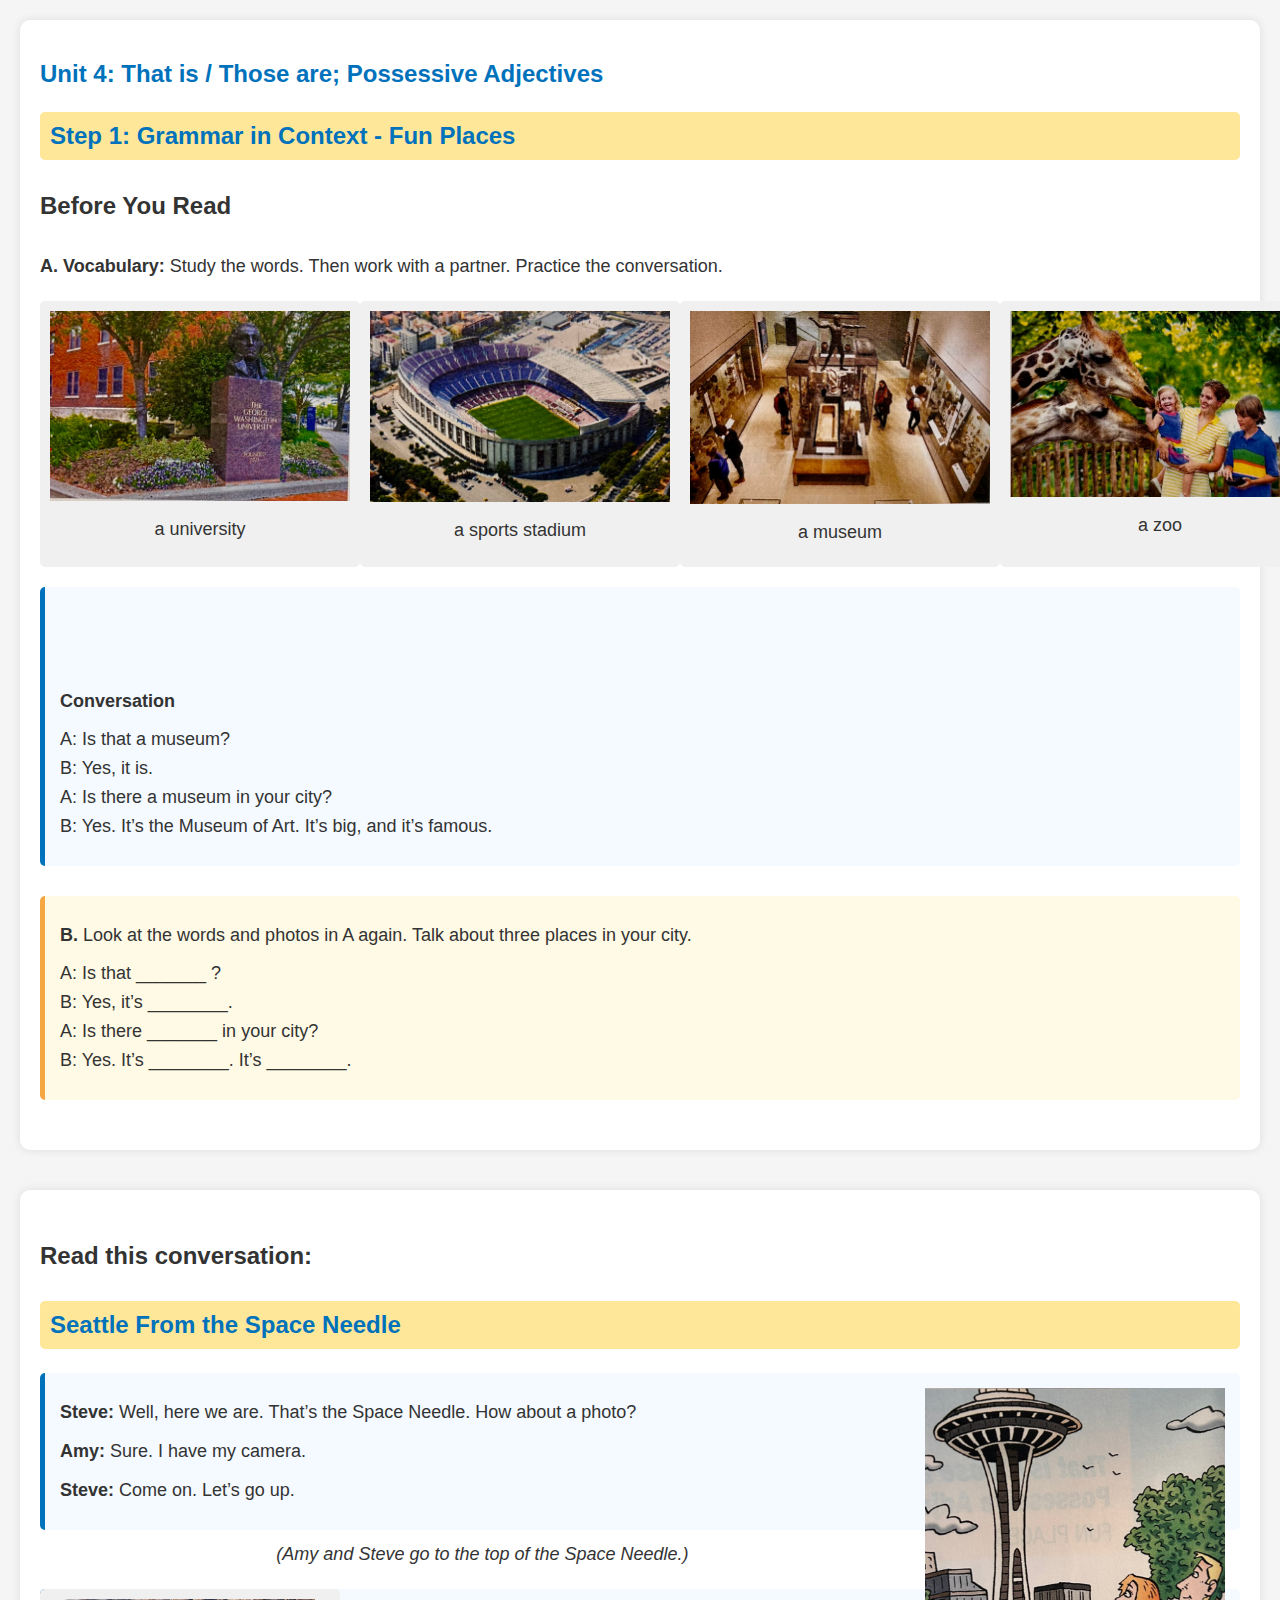
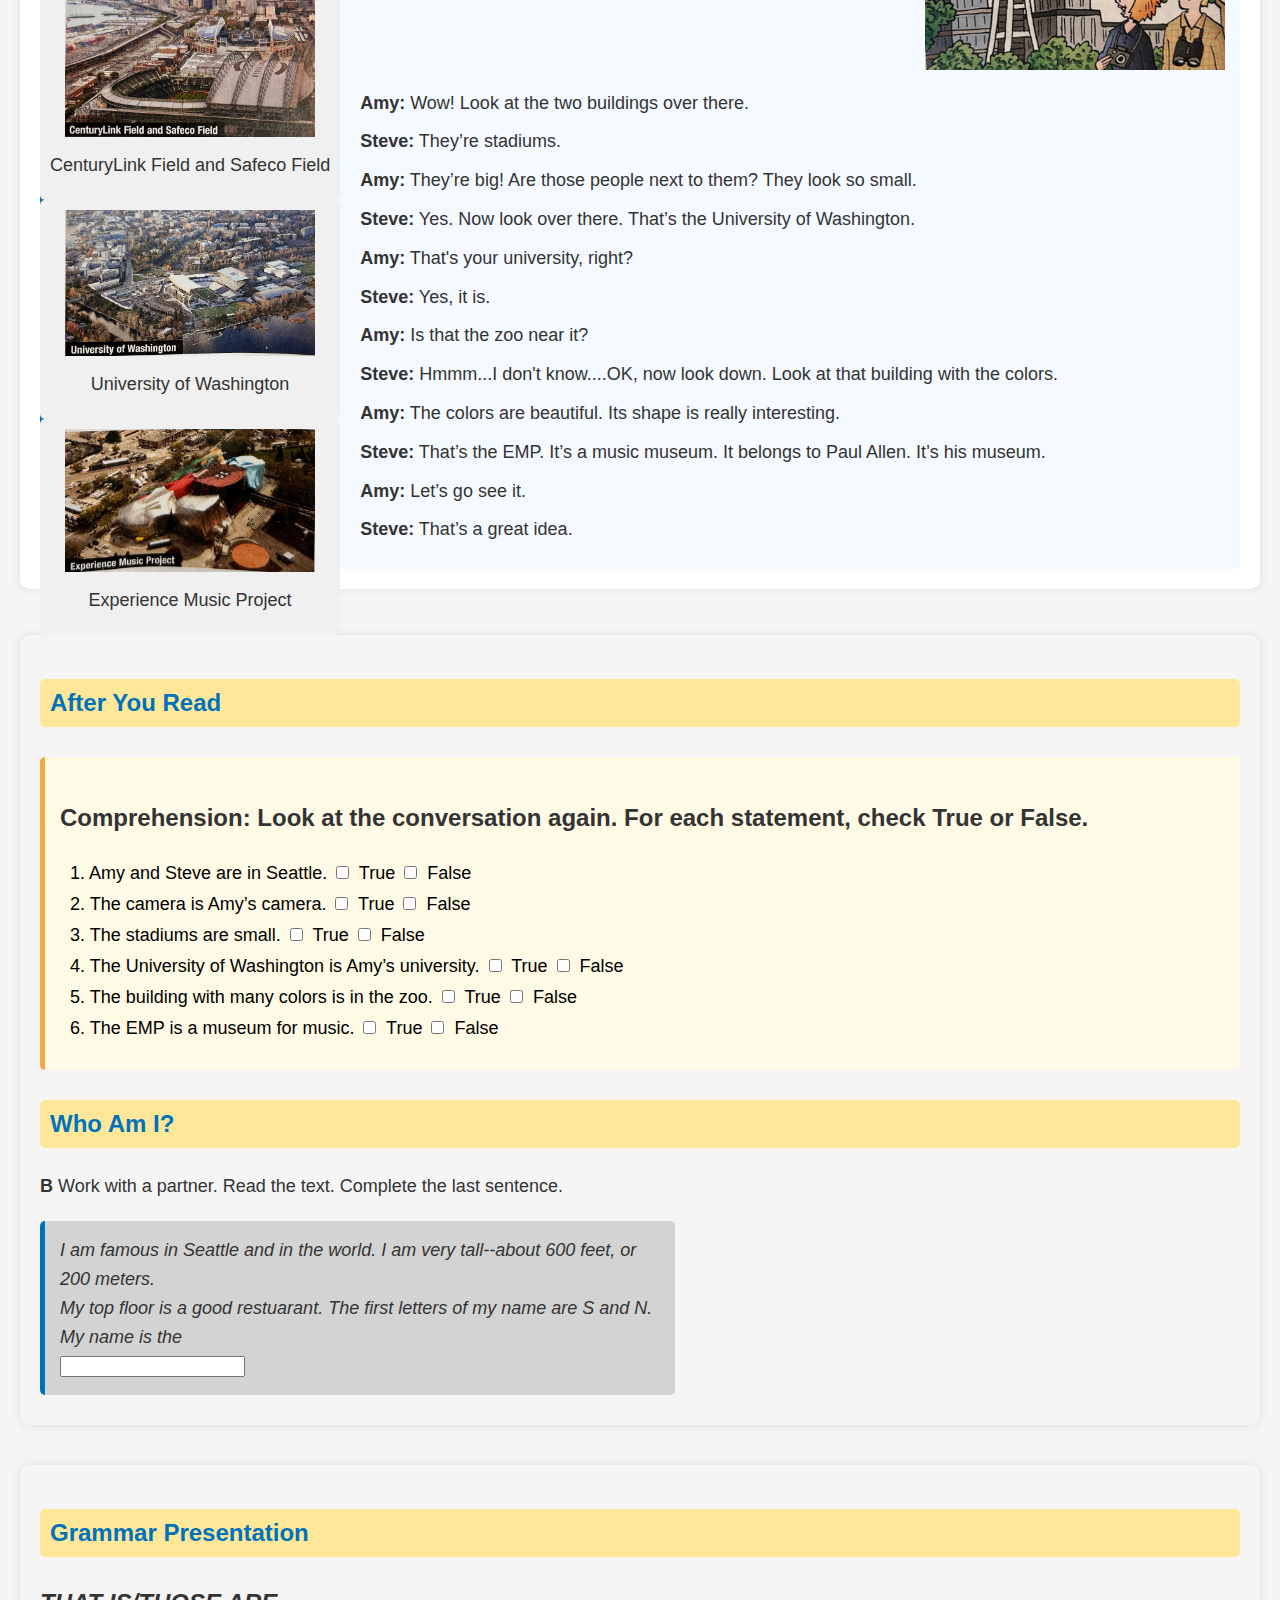
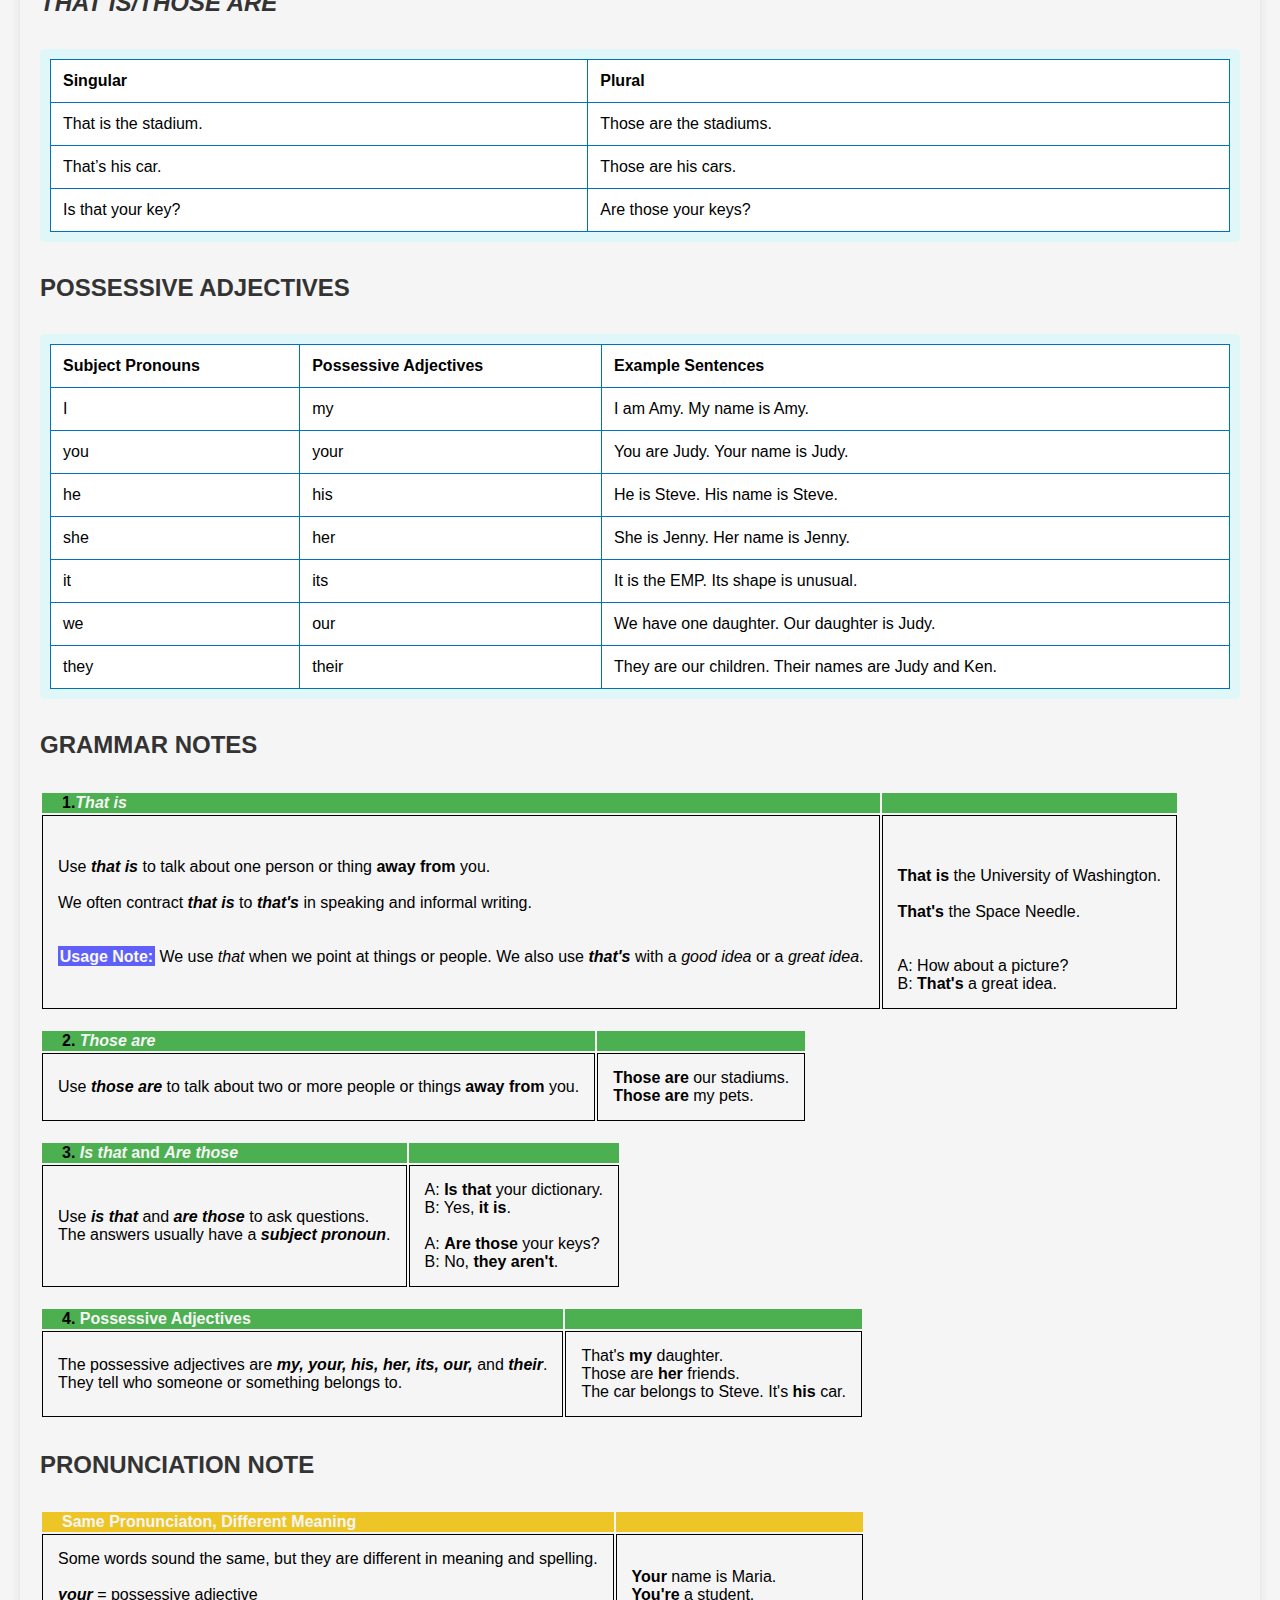
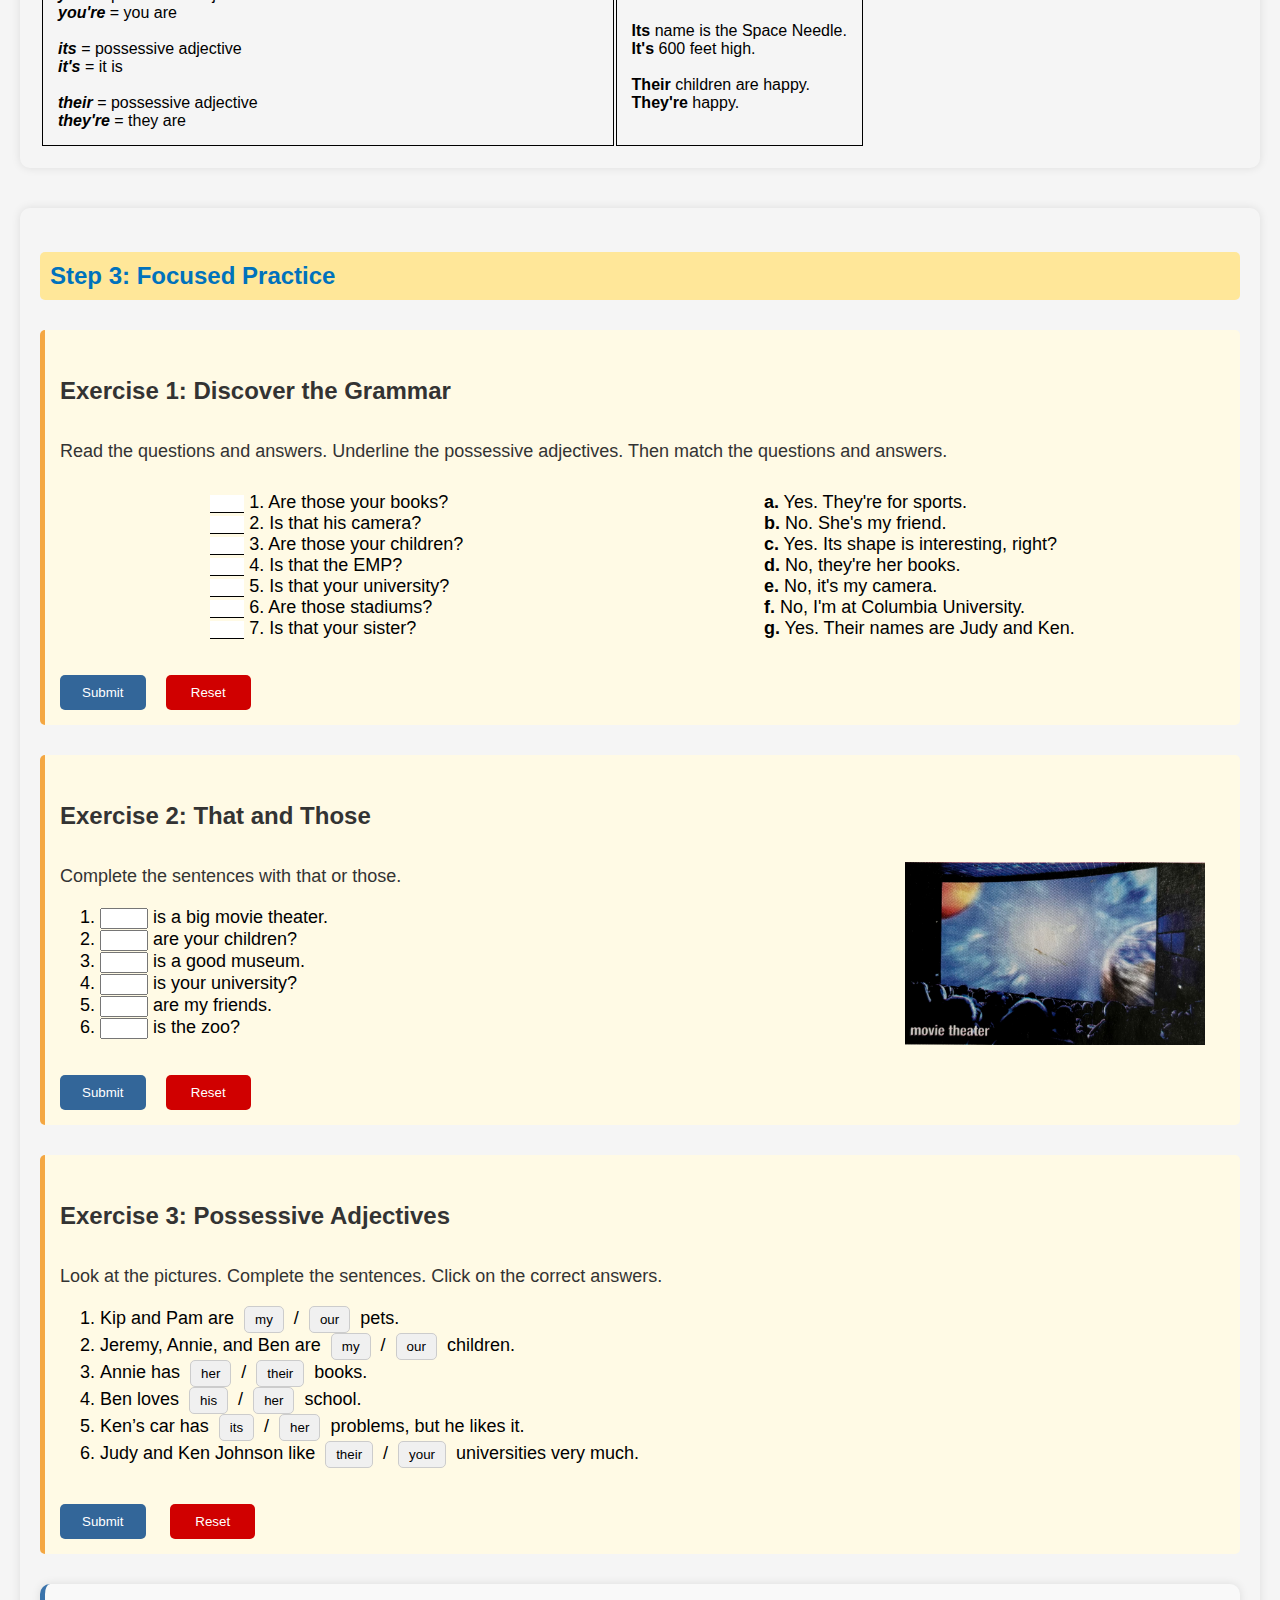
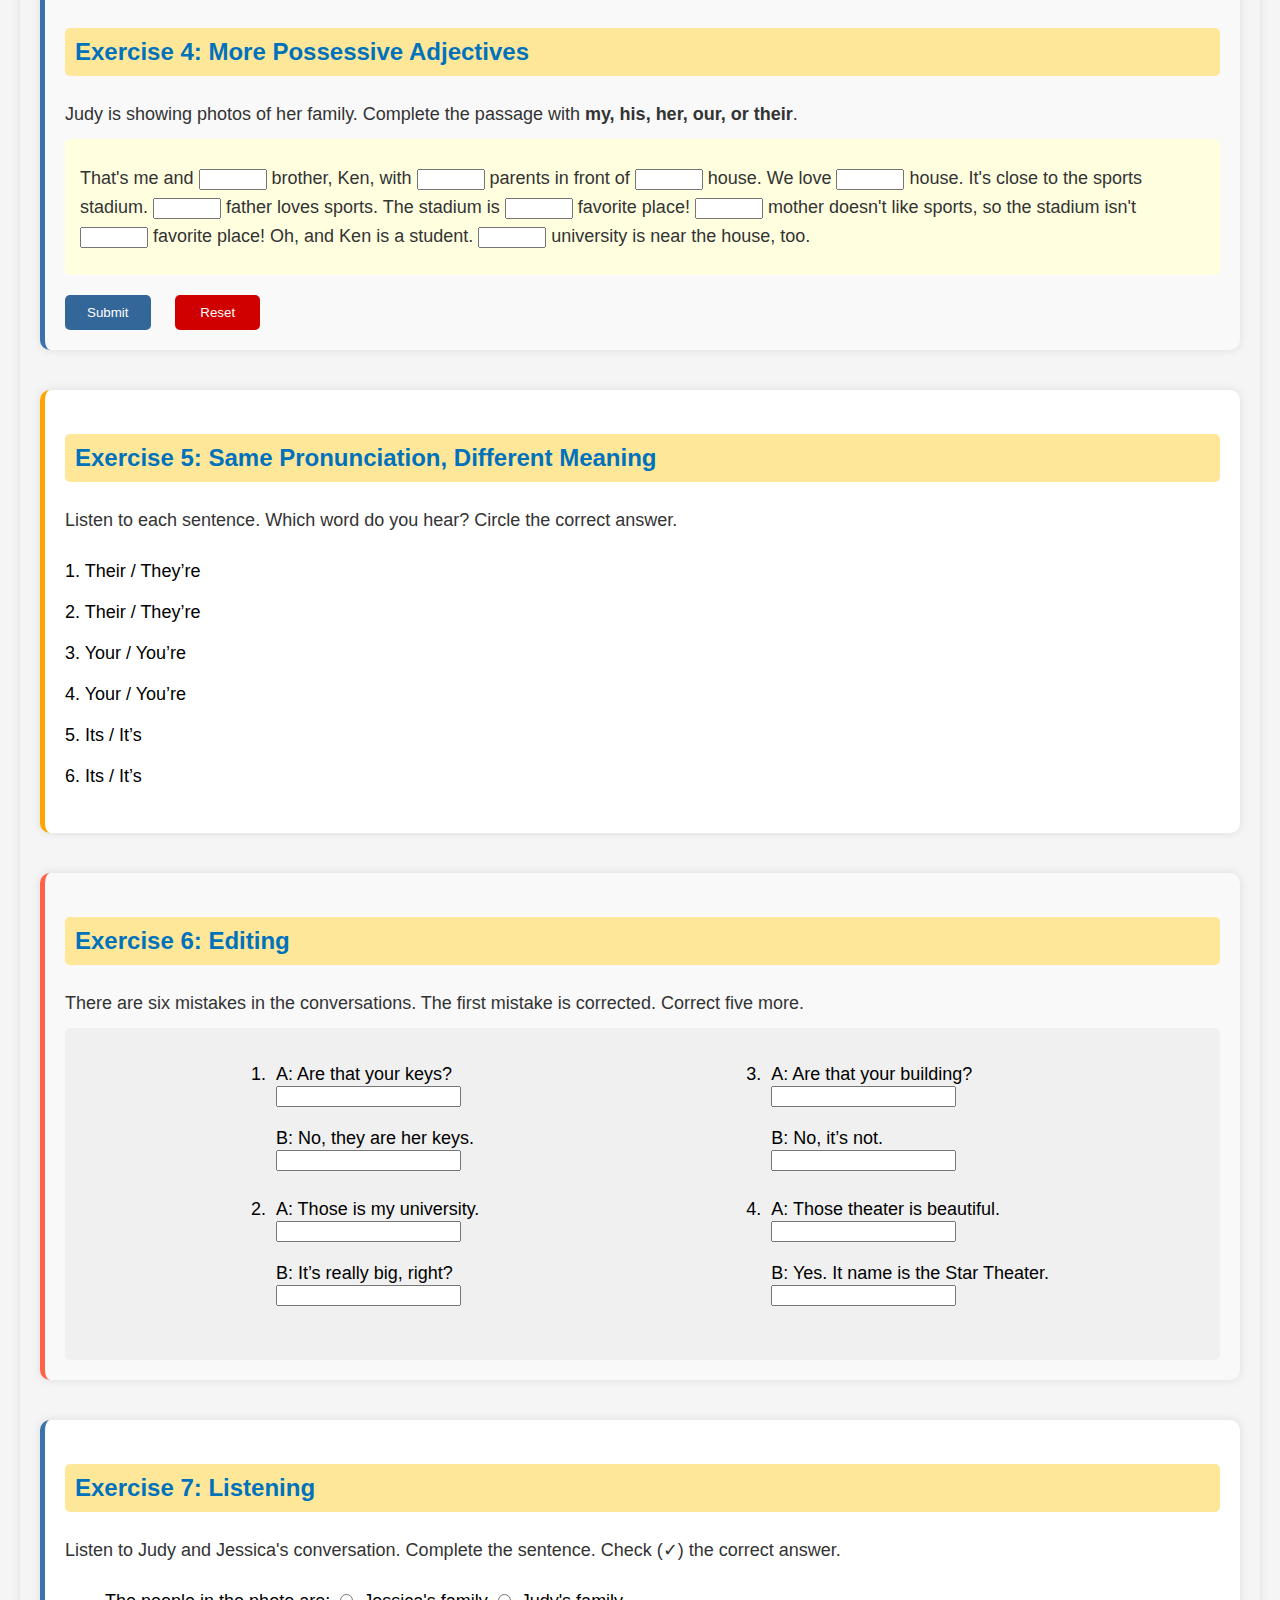
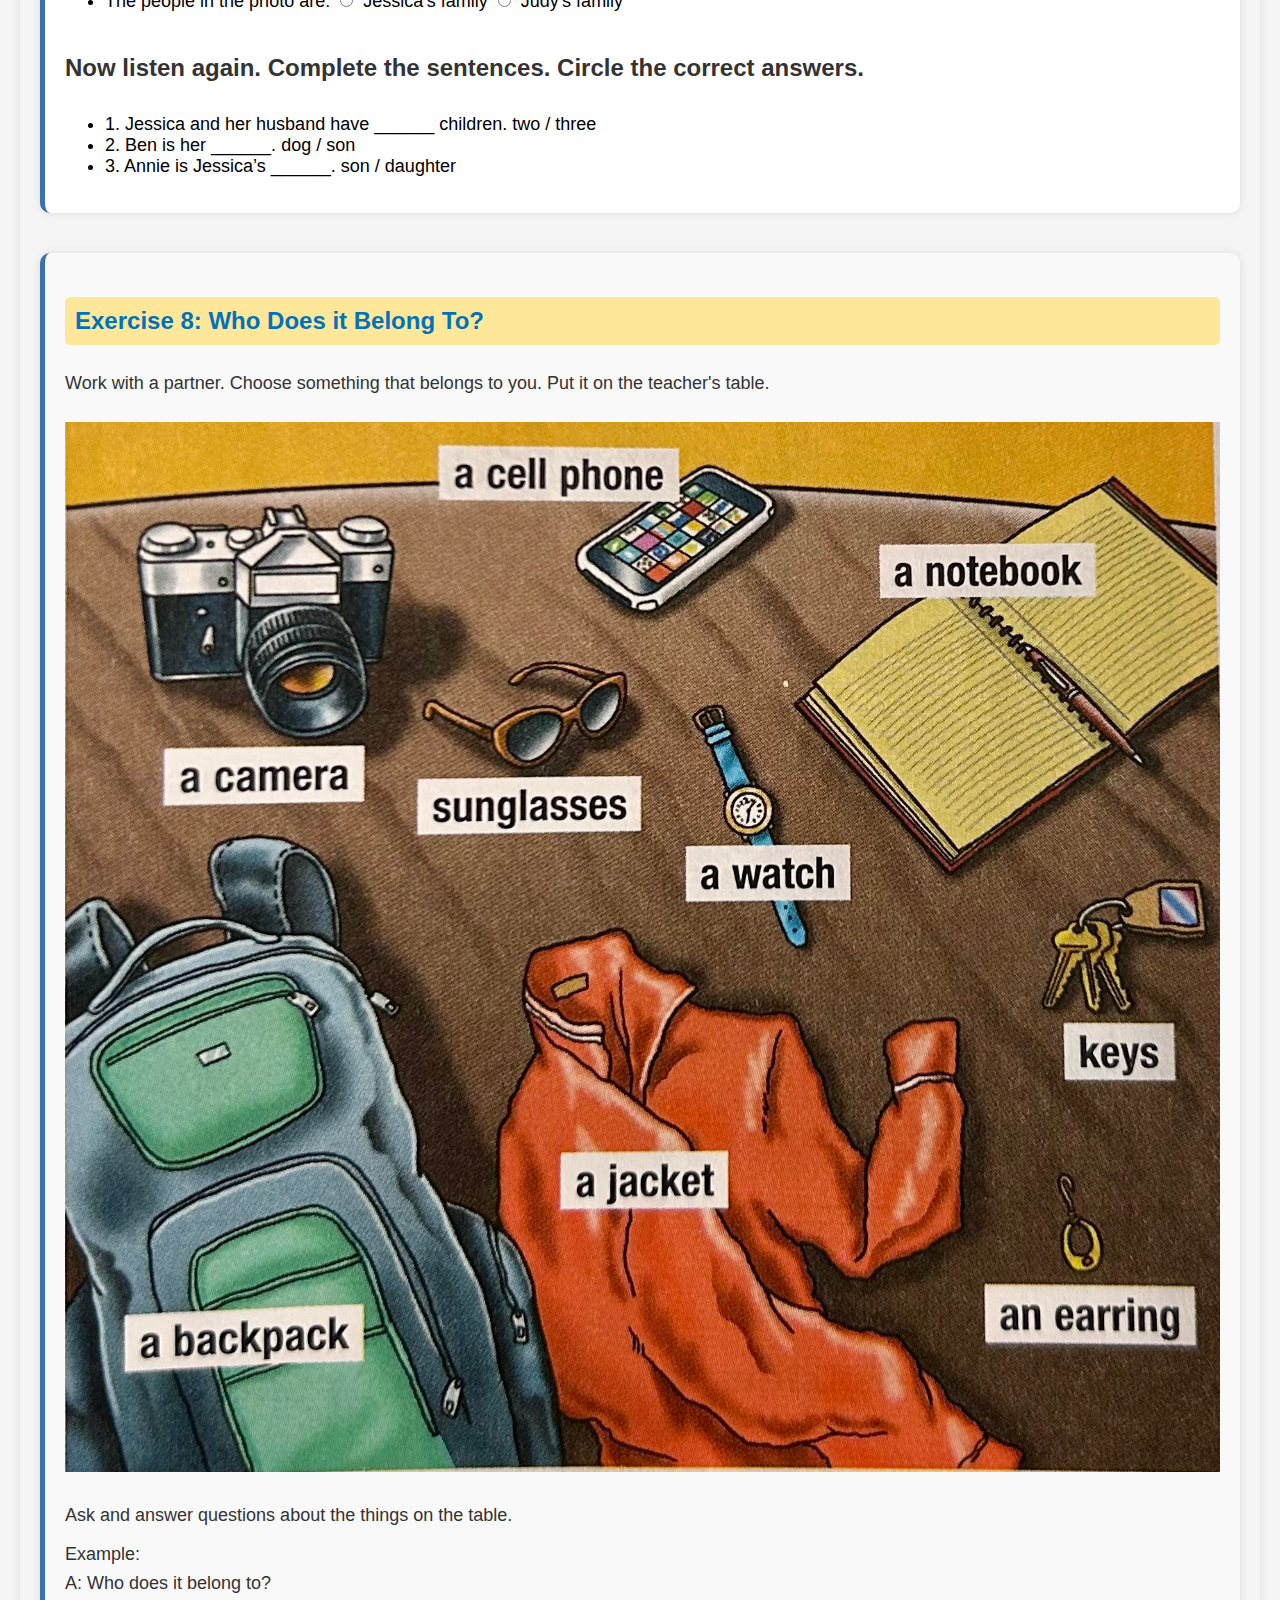
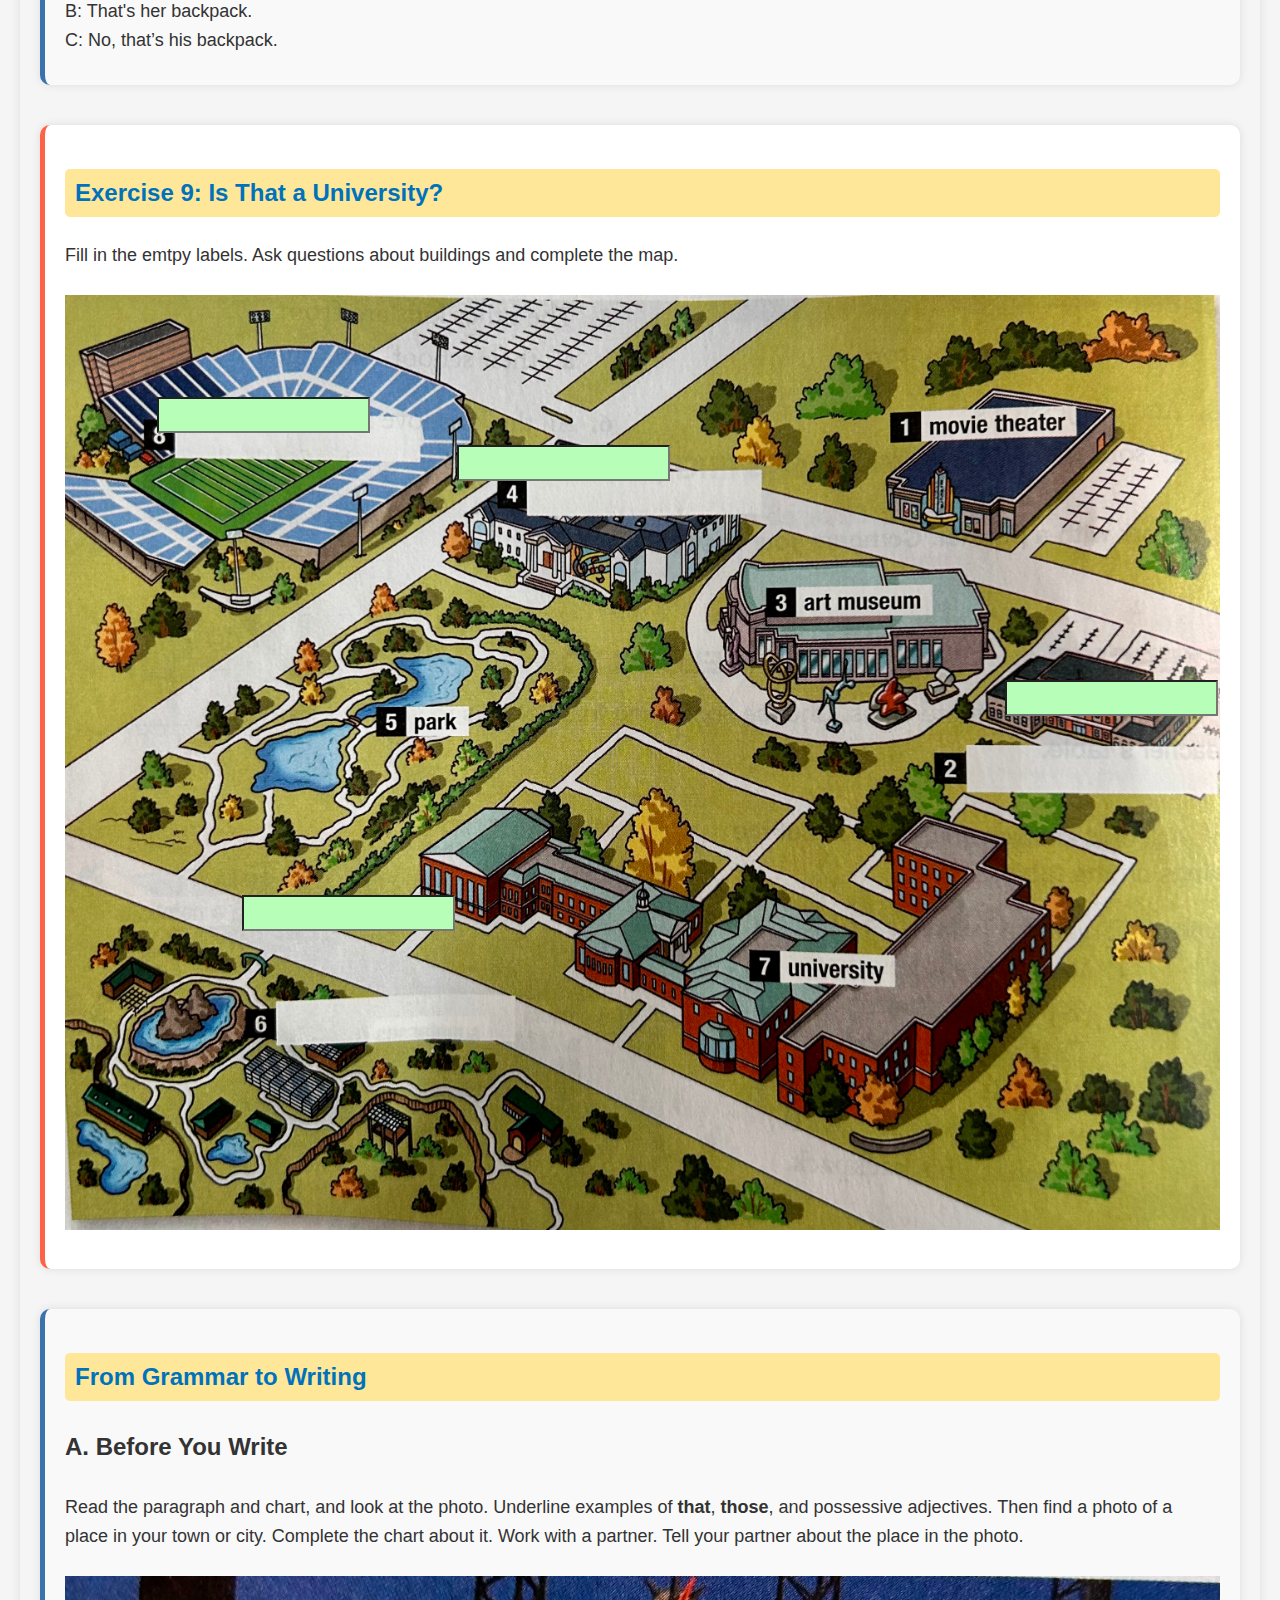
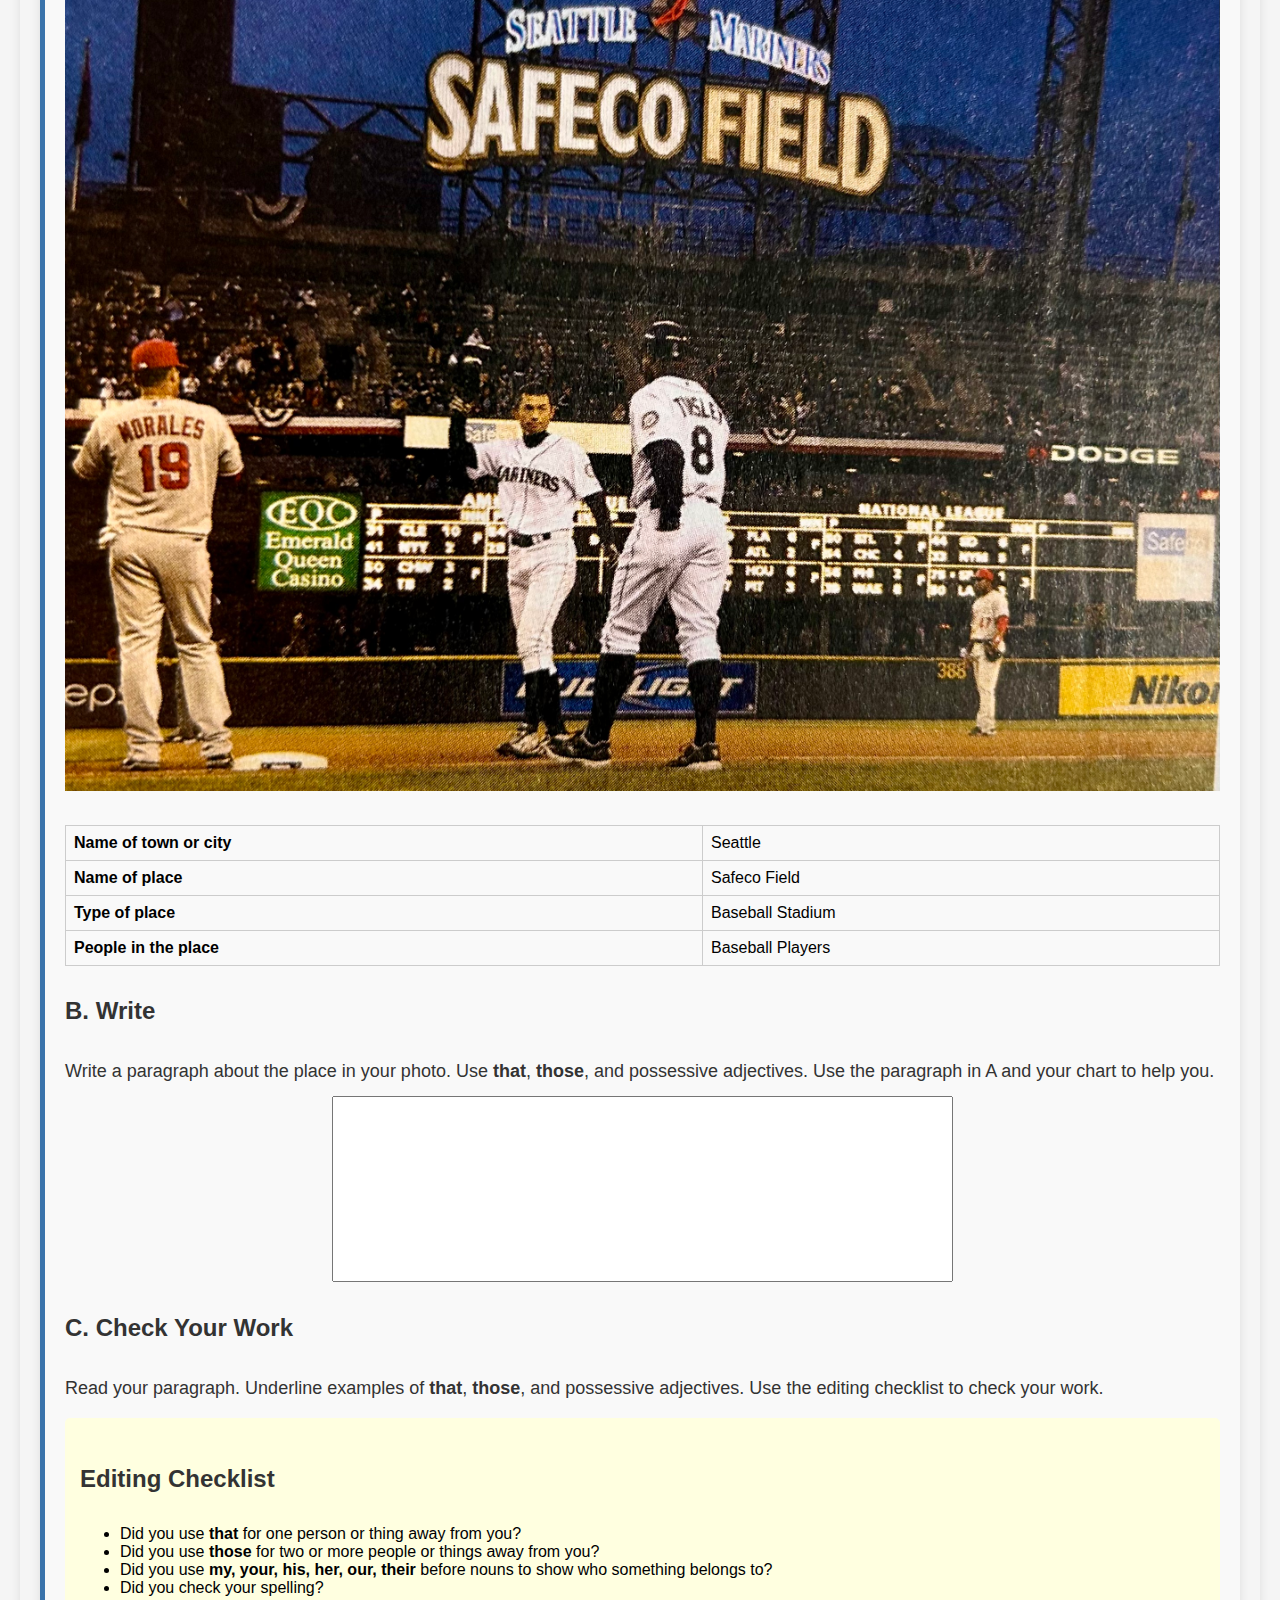
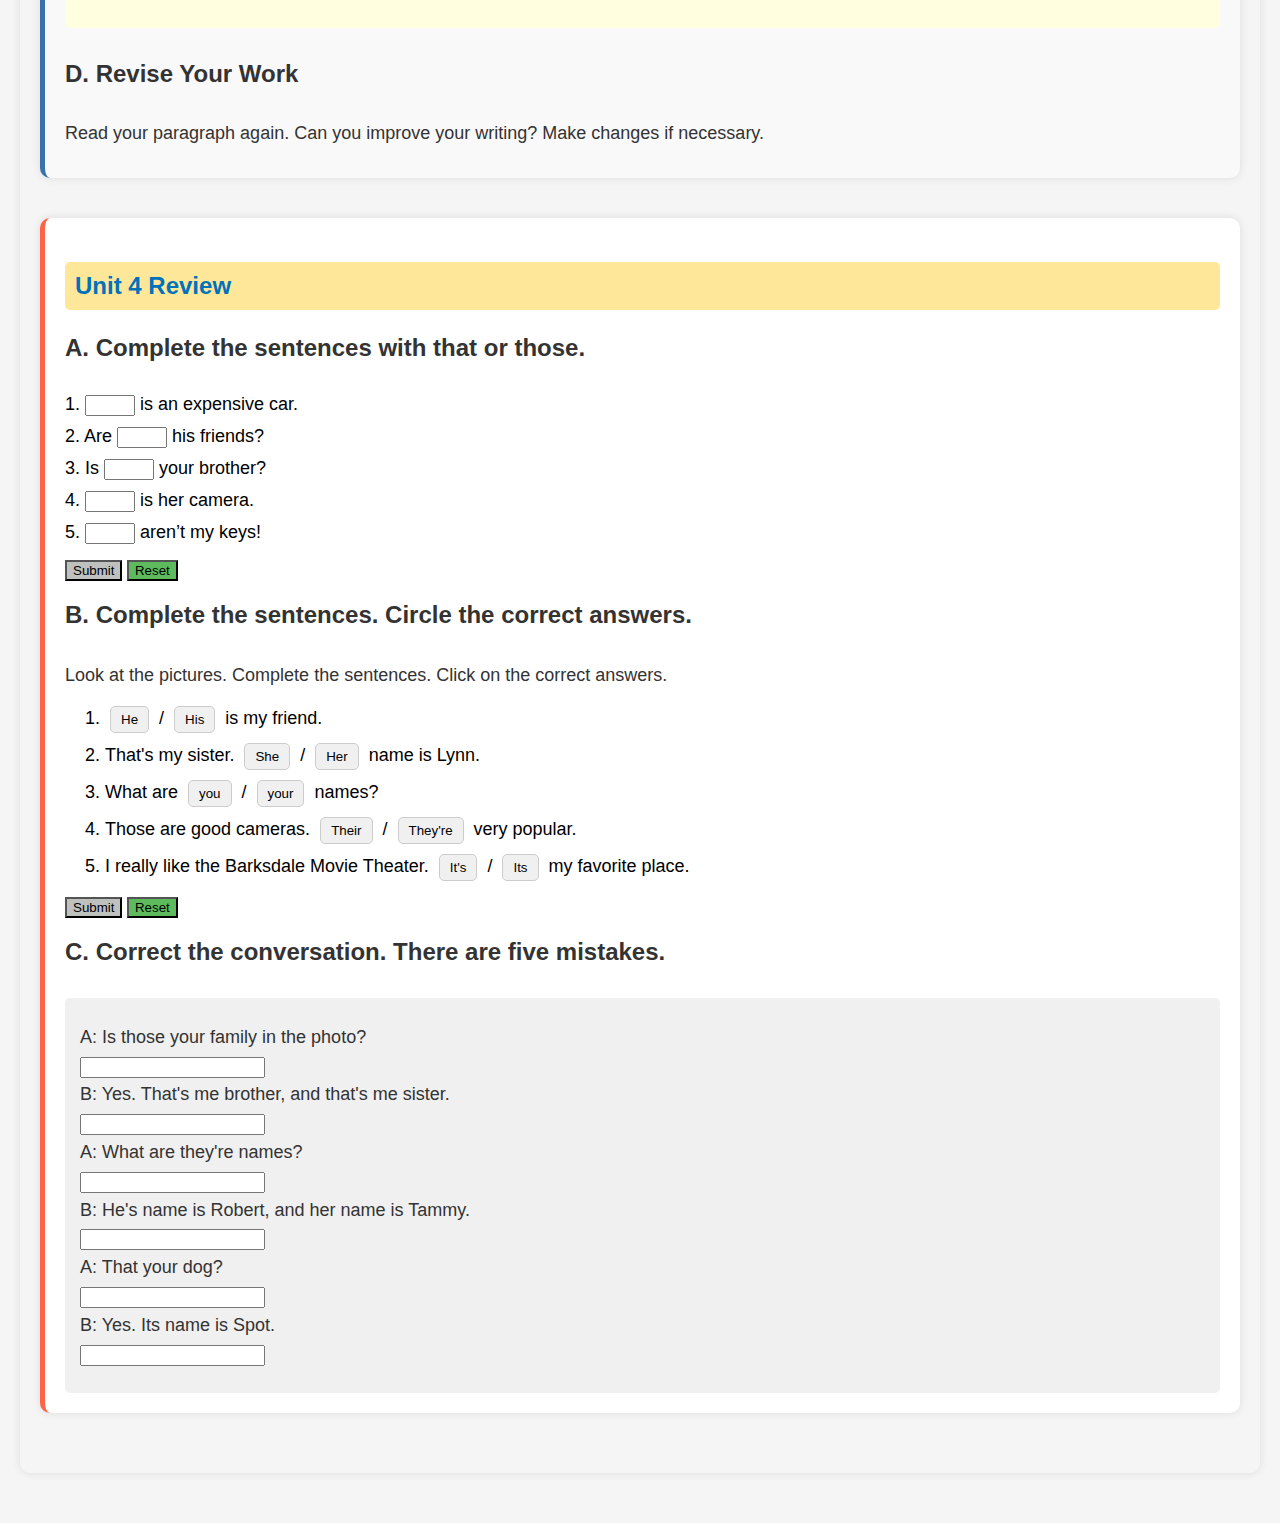
<file: unit4.html>
<!DOCTYPE html>
<html lang="en">
<head>
    <meta charset="UTF-8">
    <meta name="viewport" content="width=device-width, initial-scale=1.0">
    <title>Unit 4 - Grammar Workbook</title>
    <link rel="stylesheet" href="stylesUnit4.css">
</head>
<body>

    <!-- Section 1 - Vocabulary and Grammar in Context -->
    <div class="section" id="vocabulary-section">
        <h2>Unit 4: That is / Those are; Possessive Adjectives</h2>
        <h3>Step 1: Grammar in Context - Fun Places</h3>
        <h4>Before You Read</h4>
        <p><b>A. Vocabulary:</b> Study the words. Then work with a partner. Practice the conversation.</p>
        
        <div class="image-gallery">
            <div class="image-item">
                <img src="images_unit4/a_university.jpeg" alt="A university">
                <p>a university</p>
            </div>
            <div class="image-item">
                <img src="images_unit4/a_sports_stadium.jpeg" alt="A sports stadium">
                <p>a sports stadium</p>
            </div>
            <div class="image-item">
                <img src="images_unit4/a_museum.jpeg" alt="A museum">
                <p>a museum</p>
            </div>
            <div class="image-item">
                <img src="images_unit4/a_zoo.jpeg" alt="A zoo">
                <p>a zoo</p>
            </div>
        </div>
        
        <div class="conversation">
            <p><b>Conversation</b></p>
            <p>A: Is that a museum? <br>B: Yes, it is. <br>A: Is there a museum in your city?<br>B: Yes. It’s the Museum of Art. It’s big, and it’s famous.</p>
        </div>
        
        <div class="exercise">
            <p><b>B.</b> Look at the words and photos in A again. Talk about three places in your city.</p>
            <p>A: Is that _______ ? <br>B: Yes, it’s ________.<br>A: Is there _______ in your city? <br>B: Yes. It’s ________. It’s ________.</p>
        </div>
    </div>

    <!-- Section 2 - Reading: Seattle from the Space Needle -->
    <div class="section" id="seattle-section">
        <h4>Read this conversation:</h4>
        <h3>Seattle From the Space Needle</h3>
        <div class="conversation1">
            <div class="conversation-image">
                <img src="images_unit4/seattle_spaceNeedle.jpeg" alt="Seattle Space Needle and tourists">
            </div>
            <p><b>Steve:</b> Well, here we are. That’s the Space Needle. How about a photo?</p>
            <p><b>Amy:</b> Sure. I have my camera.</p>
            <p><b>Steve:</b> Come on. Let’s go up.</p>
        </div>
        
        <div class="conversation-special">
            <p><em>(Amy and Steve go to the top of the Space Needle.)</em></p>
        </div>

        <div class="places-gallery">
            <div class="place-item">
                <img src="images_unit4/CenturyLinkandSalecoField.jpeg" alt="CenturyLink Field and Safeco Field">
                <p>CenturyLink Field and Safeco Field</p>
            </div>
            <div class="place-item">
                <img src="images_unit4/UniversityOfWashington.jpeg" alt="University of Washington">
                <p>University of Washington</p>
            </div>
            <div class="place-item">
                <img src="images_unit4/ExperienceMusicProject.jpeg" alt="Experience Music Project">
                <p>Experience Music Project</p>
            </div>
        </div>

        <div class="conversation">
            <p><b>Amy:</b> Wow! Look at the two buildings over there.</p>
            <p><b>Steve:</b> They’re stadiums.</p>
            <p><b>Amy:</b> They’re big! Are those people next to them? They look so small.</p>
            <p><b>Steve:</b> Yes. Now look over there. That’s the University of Washington.</p>
            <p><b>Amy:</b> That's your university, right?</p>
            <p><b>Steve:</b> Yes, it is.</p>
            <p><b>Amy:</b> Is that the zoo near it?</p>
            <p><b>Steve:</b> Hmmm...I don't know....OK, now look down. Look at that building with the colors.</p>
            <p><b>Amy:</b> The colors are beautiful. Its shape is really interesting.</p>
            <p><b>Steve:</b> That’s the EMP. It’s a music museum. It belongs to Paul Allen. It’s his museum.</p>
            <p><b>Amy:</b> Let’s go see it.</p>
            <p><b>Steve:</b> That’s a great idea.</p>
        </div>
    </div>
    <div class="empty">

    </div>

    <!-- Section 3: After You Read -->
<div class="section" id="after-read-section">
    <h3>After You Read</h3>

    <!-- Comprehension: True/False Exercise -->
    <div class="exercise true-false-exercise">
        <h4>Comprehension: Look at the conversation again. For each statement, check True or False.</h4>
        <ul>
            <li>
                1. Amy and Steve are in Seattle.
                <input id="section3-1" type="checkbox" id="true-1" name="true-1" value="true"> True
                <input id="section3-1" type="checkbox" id="false-1" name="false-1" value="false"> False
            </li>
            <li>
                2. The camera is Amy’s camera.
                <input id="section3-1" type="checkbox" id="true-2" name="true-2" value="true"> True
                <input id="section3-1" type="checkbox" id="false-2" name="false-2" value="false"> False
            </li>
            <li>
                3. The stadiums are small.
                <input id="section3-1" type="checkbox" id="true-3" name="true-3" value="true"> True
                <input id="section3-1" type="checkbox" id="false-3" name="false-3" value="false"> False
            </li>
            <li>
                4. The University of Washington is Amy’s university.
                <input id="section3-1" type="checkbox" id="true-4" name="true-4" value="true"> True
                <input id="section3-1" type="checkbox" id="false-4" name="false-4" value="false"> False
            </li>
            <li>
                5. The building with many colors is in the zoo.
                <input id="section3-1" type="checkbox" id="true-5" name="true-5" value="true"> True
                <input id="section3-1" type="checkbox" id="false-5" name="false-5" value="false"> False
            </li>
            <li>
                6. The EMP is a museum for music.
                <input id="section3-1" type="checkbox" id="true-6" name="true-6" value="true"> True
                <input id="section3-1" type="checkbox" id="false-6" name="false-6" value="false"> False
            </li>
        </ul>
    </div class="conversation2">
        <h3>Who Am I?</h3>
        <p class="conversation2-1"><b>B</b> Work with a partner. Read the text. Complete the last sentence.</p>
        <p class="conversation2"><em>I am famous in Seattle and in the world. I am very tall--about 600 feet, or 200 meters. <br>
            My top floor is a good restuarant. The first letters of my name are S and N. My name is the<br><input id="whoAmI-1" type="text"
        ></em></p>
    <div>

    </div>
</div>
    <!-- Grammar Presentation: That is / Those are; Possessive Adjectives -->
    <div class="section" id="grammar-presentation">

        <h3>Grammar Presentation</h3>
        <h4><em>THAT IS/THOSE ARE</em></h4>
        <div class="grammar-table">
            <table>
                <tr>
                    <th>Singular</th>
                    <th>Plural</th>
                </tr>
                <tr>
                    <td>That is the stadium.</td>
                    <td>Those are the stadiums.</td>
                </tr>
                <tr>
                    <td>That’s his car.</td>
                    <td>Those are his cars.</td>
                </tr>
                <tr>
                    <td>Is that your key?</td>
                    <td>Are those your keys?</td>
                </tr>
            </table>
        </div>
        <h4>POSSESSIVE ADJECTIVES</h4>

        <div class="grammar-table">
            <table>
                <tr>
                    <th>Subject Pronouns</th>
                    <th>Possessive Adjectives</th>
                    <th>Example Sentences</th>
                </tr>
                <tr>
                    <td>I</td>
                    <td>my</td>
                    <td>I am Amy. My name is Amy.</td>
                </tr>
                <tr>
                    <td>you</td>
                    <td>your</td>
                    <td>You are Judy. Your name is Judy.</td>
                </tr>
                <tr>
                    <td>he</td>
                    <td>his</td>
                    <td>He is Steve. His name is Steve.</td>
                </tr>
                <tr>
                    <td>she</td>
                    <td>her</td>
                    <td>She is Jenny. Her name is Jenny.</td>
                </tr>
                <tr>
                    <td>it</td>
                    <td>its</td>
                    <td>It is the EMP. Its shape is unusual.</td>
                </tr>
                <tr>
                    <td>we</td>
                    <td>our</td>
                    <td>We have one daughter. Our daughter is Judy.</td>
                </tr>
                <tr>
                    <td>they</td>
                    <td>their</td>
                    <td>They are our children. Their names are Judy and Ken.</td>
                </tr>
            </table>
        </div>
        <h4><b>GRAMMAR NOTES</b></h4>
         <!-- Section for Contractions and Reference -->
         <section id="grammar-notes-table">
            <table class="grammar-notes-table">
                <thead>
                    <tr>
                        <th><strong style="color: black">1.</strong><em>That is</em>
                        <th></th>
                    </tr>
                </thead>
                <tbody>
                    <tr>
                        <td>Use<b><em> that is</em></b> to talk about one person or thing <b>away from</b> you.<br><br>
                            We often contract <b><em> that is</em></b> to <b><em> that's</em></b> in speaking and informal writing.<br><br><br>
                            <strong style="color:rgb(250, 249, 249); background-color: rgb(95, 95, 249);padding:1.8px;">Usage Note:</strong>
                            We use <em>that </em> when we point at things or people. We also use <b><em>that's </em></b> with a <em>good idea</em> or a<em> great idea</em>.
                        </td>
                        
                        <td>
                            <br><br>
                            <strong>That is</strong> the University of Washington.<br><br>
                            <strong>That's</strong> the Space Needle.<br>
                            <br><br>
                            A: How about a picture?<br>
                            B: <strong> That's</strong> a great idea.<br>
                        </td>
                    </tr>
                </tbody>
            </table>
    </section>
    <br>
    <section id="grammar-notes-table">
        <table>
            <thead>
                <tr>
                    <th><strong style="color: black">2.</strong> <em> Those are</em>
                    <th></th>
                </tr>
            </thead>
            <tbody>
                <tr>
                    <td>Use <b><em>those are </em></b>to talk about two or more people or things <b>away from </b> you.
                    </td>
                    <td>
                        <b>Those are </b>our stadiums.<br>
                        <b>Those are </b>my pets.
                    </td>
                </tr>
            </tbody>
        </table>
        <br>
    <section id="grammar-notes-table">
        <table>
            <thead>
                <tr>
                    <th><strong style="color: black">3.</strong> <em> Is that</em> and <em>Are those</em>
                    <th></th>
                </tr>
            </thead>
            <tbody>
                <tr>
                    <td>Use <b><em>is that </em></b>and  <b><em>are those </em></b> to ask questions.<br> The answers usually have a <b><em>subject pronoun</em></b>.
                    </td>
                    <td>
                        A: <b>Is that </b>your dictionary.<br>
                        B: Yes,<b> it is</b>.<br><br>
                        A: <b>Are those</b> your keys?<br>
                        B: No, <b>they aren't</b>.
                    </td>
                </tr>
            </tbody>
        </table>
        <br>
    <section id="grammar-notes-table">
        <table>
            <thead>
                <tr>
                    <th><strong style="color: black">4.</strong> Possessive Adjectives
                    <th></th>
                </tr>
            </thead>
            <tbody>
                <tr>
                    <td>The possessive adjectives are <b><em>my, your, his, her, its, our, </em></b>and <b><em>their</em></b>.<br>
                        They tell who someone or something belongs to.
                    </td>
                    <td>
                        That's <b>my </b>daughter.<br>
                        Those are <b>her </b>friends.<br>
                        The car belongs to Steve. It's <b>his </b>car.
                    </td>
                </tr>
            </tbody>
        </table>
    </section>
    <h4>PRONUNCIATION NOTE</h4>
    <section class="grammar-notes-table-yellow">
        <table>
            <thead>
                <tr>
                    <th id="yellow-heading">Same Pronunciaton, Different Meaning
                    <th id="yellow-heading"></th>
                </tr>
            </thead>
            <tbody>
                <tr>
                    <td>Some words sound the same, but they are different in meaning and spelling.<br><br>
                        <b><em>your </em></b>= possessive adjective<br>
                        <b><em>you're </em></b>= you are<br><br>
                        <b><em>its </em></b>= possessive adjective<br>
                        <b><em>it's </em></b>= it is<br><br>
                        <b><em>their </em></b>= possessive adjective<br>
                        <b><em>they're </em></b>= they are
                    </td>
                    <td>
                        <b>Your </b>name is Maria.<br>
                        <b>You're </b>a student.<br><br>
                        <b>Its </b>name is the Space Needle.<br>
                        <b>It's </b>600 feet high.<br><br>
                        <b>Their </b>children are happy.<br>
                        <b>They're </b>happy.
                    </td>
                </tr>
            </tbody>
        </table>
    </section>

</div>

<!-- Step 3: Focused Practice -->
<div class="section" id="focused-practice-section">
    <h3>Step 3: Focused Practice</h3>

    <!-- Exercise 1: Discover the Grammar -->
<div class="exercise-discover-grammar">
    <h4>Exercise 1: Discover the Grammar</h4>
    <p>Read the questions and answers. Underline the possessive adjectives. Then match the questions and answers.</p>
    <section class="exercise-discovery-grammar-list">
        <ul class="questions">
            <li><input id="input-1" type="text" class="input-match"> 1. Are those your books?</li>
            <li><input id="input-2" type="text" class="input-match"> 2. Is that his camera?</li>
            <li><input id="input-3" type="text" class="input-match"> 3. Are those your children?</li>
            <li><input id="input-4" type="text" class="input-match"> 4. Is that the EMP?</li>
            <li><input id="input-5" type="text" class="input-match"> 5. Is that your university?</li>
            <li><input id="input-6" type="text" class="input-match"> 6. Are those stadiums?</li>
            <li><input id="input-7" type="text" class="input-match"> 7. Is that your sister?</li>
        </ul>
        <ul class="answers">
            <li><b>a.</b> Yes. They're for sports.</li>
            <li><b>b.</b> No. She's my friend.</li>
            <li><b>c.</b> Yes. Its shape is interesting, right?</li>
            <li><b>d.</b> No, they're her books.</li>
            <li><b>e.</b> No, it's my camera.</li>
            <li><b>f.</b> No, I'm at Columbia University.</li>
            <li><b>g.</b> Yes. Their names are Judy and Ken.</li>
        </ul>
    </section>
    <button id="submit-button">Submit</button><button id="reset-button">Reset</button>

    
</div>


    <!-- Exercise 2: That and Those -->
    <div class="exercise that-those">
        <h4>Exercise 2: That and Those</h4>
        <img src="images_unit4/aMovieTheater.jpeg" alt="movie theater" id="movieTheater-image">
        <p>Complete the sentences with that or those.</p>
        <ol>
            <li><input type="text" style="width: 40px;" id="ex2-1"> is a big movie theater.</li>
            <li><input type="text" style="width: 40px;" id="ex2-2"> are your children?</li>
            <li><input type="text" style="width: 40px;" id="ex2-3"> is a good museum.</li>
            <li><input type="text" style="width: 40px;" id="ex2-4"> is your university?</li>
            <li><input type="text" style="width: 40px;" id="ex2-5"> are my friends.</li>
            <li><input type="text" style="width: 40px;" id="ex2-6"> is the zoo?</li>
        </ol>
        <button id="submit-button-ex2">Submit</button><button id="reset-button-ex2">Reset</button>
    </div>

   <!-- Exercise 3: Possessive Adjectives -->
<div class="exercise possessive-adjectives">
    <h4>Exercise 3: Possessive Adjectives</h4>
    <p>Look at the pictures. Complete the sentences. Click on the correct answers.</p>
    <ol>
        <li>Kip and Pam are 
            <span class="answer" id="answer-1">
                <button class="option" data-answer="my">my</button> /
                <button class="option" data-answer="our">our</button>
            </span> pets.
        </li>
        <li>Jeremy, Annie, and Ben are 
            <span class="answer" id="answer-2">
                <button class="option" data-answer="my">my</button> /
                <button class="option" data-answer="our">our</button>
            </span> children.
        </li>
        <li>Annie has 
            <span class="answer" id="answer-3">
                <button class="option" data-answer="her">her</button> /
                <button class="option" data-answer="their">their</button>
            </span> books.
        </li>
        <li>Ben loves 
            <span class="answer" id="answer-4">
                <button class="option" data-answer="his">his</button> /
                <button class="option" data-answer="her">her</button>
            </span> school.
        </li>
        <li>Ken’s car has 
            <span class="answer" id="answer-5">
                <button class="option" data-answer="its">its</button> /
                <button class="option" data-answer="her">her</button>
            </span> problems, but he likes it.
        </li>
        <li>Judy and Ken Johnson like 
            <span class="answer" id="answer-6">
                <button class="option" data-answer="their">their</button> /
                <button class="option" data-answer="your">your</button>
            </span> universities very much.
        </li>
    </ol>
    <button id="submit-button-ex3">Submit</button>
    <button id="reset-button-ex3">Reset</button>

    <div id="feedback-ex3"></div>
</div>


<!-- Section: Exercise 4 - More Possessive Adjectives -->
<div class="section" id="more-possessive-adjectives-section">
    <h3>Exercise 4: More Possessive Adjectives</h3>
    <p>Judy is showing photos of her family. Complete the passage with <b>my, his, her, our, or their</b>.</p>
    <div class="fill-in-the-blanks">
        <p>That's me and <input type="text" style="width: 60px" id="input-ex4-1"> brother, Ken, with <input type="text" style="width: 60px" id="input-ex4-2"> parents in front of <input type="text" style="width: 60px" id="input-ex4-3"> house. We love <input type="text" style="width: 60px" id="input-ex4-4"> house. It's close to the sports stadium. <input type="text" style="width: 60px" id="input-ex4-5"> father loves sports. The stadium is <input type="text" style="width: 60px" id="input-ex4-6"> favorite place! <input type="text" style="width: 60px" id="input-ex4-7"> mother doesn't like sports, so the stadium isn't <input type="text" style="width: 60px" id="input-ex4-8"> favorite place! Oh, and Ken is a student. <input type="text" style="width: 60px" id="input-ex4-9"> university is near the house, too.</p>
    </div>
    <button id="submit-button-ex4">Submit</button>
    <button id="reset-button-ex4">Reset</button>

    <div id="feedback-ex4"></div>
</div>

<!-- Section: Exercise 5 - Same Pronunciation, Different Meaning -->
<div class="section" id="same-pronunciation-section">
    <h3>Exercise 5: Same Pronunciation, Different Meaning</h3>
    <p>Listen to each sentence. Which word do you hear? Circle the correct answer.</p>
    <ul class="pronunciation-exercise">
        <li>1. <span class="answer">Their / They’re</span></li>
        <li>2. <span class="answer">Their / They’re</span></li>
        <li>3. <span class="answer">Your / You’re</span></li>
        <li>4. <span class="answer">Your / You’re</span></li>
        <li>5. <span class="answer">Its / It’s</span></li>
        <li>6. <span class="answer">Its / It’s</span></li>
    </ul>
</div>

<!-- Section: Exercise 6 - Editing -->
<div class="section" id="editing-section">
    <h3>Exercise 6: Editing</h3>
    <p>There are six mistakes in the conversations. The first mistake is corrected. Correct five more.</p>
    <div class="editing-exercise">
        <ol>
            <li>A: Are that your keys? <br><input type="text"><br><br> B: No, they <span class="correction">are</span> her keys.<br> <input type="text"></li><br>
            <li>A: Those is my university. <br><input type="text"><br><br> B: It’s really big, right? <br><input type="text"></li><br>
        </ol>
        <ol start="3">
            <li>A: Are that your building? <br><input type="text"><br><br> B: No, it’s not.<br><input type="text"></li><br>
            <li>A: Those theater is beautiful. <br><input type="text"><br><br> B: Yes. It name is the Star Theater.<br><input type="text"></li>
        </ol>
    </div>
</div>

<!-- Section: Exercise 7 - Listening -->
<div class="section" id="listening-section">
    <h3>Exercise 7: Listening</h3>
    <p>Listen to Judy and Jessica's conversation. Complete the sentence. Check (✓) the correct answer.</p>
    <ul class="listening-exercise">
        <li>
            The people in the photo are:
            <label><input id="ex7-1" type="radio" name="photo" value="jessica-family"> Jessica's family</label>
            <label><input id="ex7-2" type="radio" name="photo" value="judy-family"> Judy's family</label>
        </li>
    </ul>
    <h4>Now listen again. Complete the sentences. Circle the correct answers.</h4>
    <ul class="listening-completion">
        <li>1. Jessica and her husband have ______ children. <span class="answer">two / three</span></li>
        <li>2. Ben is her ______. <span class="answer">dog / son</span></li>
        <li>3. Annie is Jessica’s ______. <span class="answer">son / daughter</span></li>
    </ul>
</div>

<!-- Section: Exercise 8 - Who Does it Belong To? -->
<div class="section" id="belongings-section">
    <h3>Exercise 8: Who Does it Belong To?</h3>
    <p>Work with a partner. Choose something that belongs to you. Put it on the teacher's table.</p>
    <img src="images_unit4/WhoDoesItBelongTo.jpeg" alt="Belongings image">
    <p>Ask and answer questions about the things on the table.</p>
    <p>Example:<br> A: Who does it belong to?<br> B: That's her backpack.<br> C: No, that’s his backpack.</p>
</div>

<!-- Section: Exercise 9 - Is That a University? -->
<div class="section" id="university-section">
    <h3>Exercise 9: Is That a University?</h3>
    <p>Fill in the emtpy labels. Ask questions about buildings and complete the map.</p>
    <img src="images_unit4/IsThataUniversity.jpeg" alt="Map of buildings">
    <input type="text" id="university-input-1">
    <input type="text" id="university-input-2">
    <input type="text" id="university-input-3">
    <input type="text" id="university-input-4">
</div>

<!-- Section: From Grammar to Writing -->
<div class="section" id="grammar-writing-section">
    <h3>From Grammar to Writing</h3>
    <h4>A. Before You Write</h4>
    <p>Read the paragraph and chart, and look at the photo. Underline examples of <b>that</b>, <b>those</b>, and possessive adjectives. Then find a photo of a place in your town or city. Complete the chart about it. Work with a partner. Tell your partner about the place in the photo.</p>

    <div class="photo-section">
        <img src="images_unit4/SalecoField.jpeg" alt="Safeco Field Photo">
    </div>

    <table class="writing-table">
        <tr>
            <th>Name of town or city</th>
            <td>Seattle</td>
        </tr>
        <tr>
            <th>Name of place</th>
            <td>Safeco Field</td>
        </tr>
        <tr>
            <th>Type of place</th>
            <td>Baseball Stadium</td>
        </tr>
        <tr>
            <th>People in the place</th>
            <td>Baseball Players</td>
        </tr>
    </table>

    <div>
        <h4>B. Write</h4>
        <p>Write a paragraph about the place in your photo. Use <b>that</b>, <b>those</b>, and possessive adjectives. Use the paragraph in A and your chart to help you.</p>
        <textarea id="text-area-write" rows="10" cols="60"></textarea>
    </div>

    <h4>C. Check Your Work</h4>
    <p>Read your paragraph. Underline examples of <b>that</b>, <b>those</b>, and possessive adjectives. Use the editing checklist to check your work.</p>

    <div class="editing-checklist">
        <h4>Editing Checklist</h4>
        <ul>
            <li>Did you use <b>that</b> for one person or thing away from you?</li>
            <li>Did you use <b>those</b> for two or more people or things away from you?</li>
            <li>Did you use <b>my, your, his, her, our, their</b> before nouns to show who something belongs to?</li>
            <li>Did you check your spelling?</li>
        </ul>
    </div>

    <h4>D. Revise Your Work</h4>
    <p>Read your paragraph again. Can you improve your writing? Make changes if necessary.</p>
</div>

<!-- Section: Unit 4 Review -->
<div class="section" id="unit-review-section">
    <h3>Unit 4 Review</h3>

    <h4>A. Complete the sentences with <b>that</b> or <b>those</b>.</h4>
    <ol class="review-exercise-A">
        <li>1. <input type="text" style="width: 42px;" id="input-A-1"> is an expensive car.</li>
        <li>2. Are <input type="text" style="width: 42px;" id="input-A-2"> his friends?</li>
        <li>3. Is <input type="text" style="width: 42px;" id="input-A-3"> your brother?</li>
        <li>4. <input type="text" style="width: 42px;" id="input-A-4"> is her camera.</li>
        <li>5. <input type="text" style="width: 42px;" id="input-A-5"> aren’t my keys!</li>
    </ol>
    <button id="submit-button-A">Submit</button>
    <button id="reset-button-A">Reset</button>

    <div id="feedback-A"></div>
    <div class="review-exercise-B">
        <h4>B. Complete the sentences. Circle the correct answers.</h4>
        <p>Look at the pictures. Complete the sentences. Click on the correct answers.</p>
        <ol>
            <li>
                <span class="answer" id="answer-B-1">
                    <button class="option" data-answer="He">He</button> /
                    <button class="option" data-answer="His">His</button>
                </span> is my friend.
            </li>
            <li>
                That's my sister.
                <span class="answer" id="answer-B-2">
                    <button class="option" data-answer="She">She</button> /
                    <button class="option" data-answer="Her">Her</button>
                </span> name is Lynn.
            </li>
            <li>What are
                <span class="answer" id="answer-B-3">
                    <button class="option" data-answer="you">you</button> /
                    <button class="option" data-answer="your">your</button>
                </span> names?
            </li>
            <li>Those are good cameras.
                <span class="answer" id="answer-B-4">
                    <button class="option" data-answer="Their">Their</button> /
                    <button class="option" data-answer="They're">They're</button>
                </span> very popular.
            </li>
            <li>I really like the Barksdale Movie Theater.
                <span class="answer" id="answer-B-5">
                    <button class="option" data-answer="It's">It's</button> /
                    <button class="option" data-answer="Its">Its</button>
                </span> my favorite place.
            </li>
        </ol>
        <button id="submit-button-B">Submit</button>
        <button id="reset-button-B">Reset</button>
        <div id="feedback-B"></div>
    </div>
    
    <h4>C. Correct the conversation. There are five mistakes.</h4>
    <div class="editing-conversation">
        <p>
            A: Is those your family in the photo? <br>
            <input type="text"><br>
            B: Yes. That's me brother, and that's me sister. <br>
            <input type="text"><br>
            A: What are they're names? <br>
            <input type="text"><br>
            B: He's name is Robert, and her name is Tammy. <br>
            <input type="text"><br>
            A: That your dog? <br>
            <input type="text"><br>
            B: Yes. Its name is Spot.<br>
            <input type="text">
        </p>
    </div>
    
</div>


    <script src="scriptUnit4.js"></script>
</body>
</html>
</file>
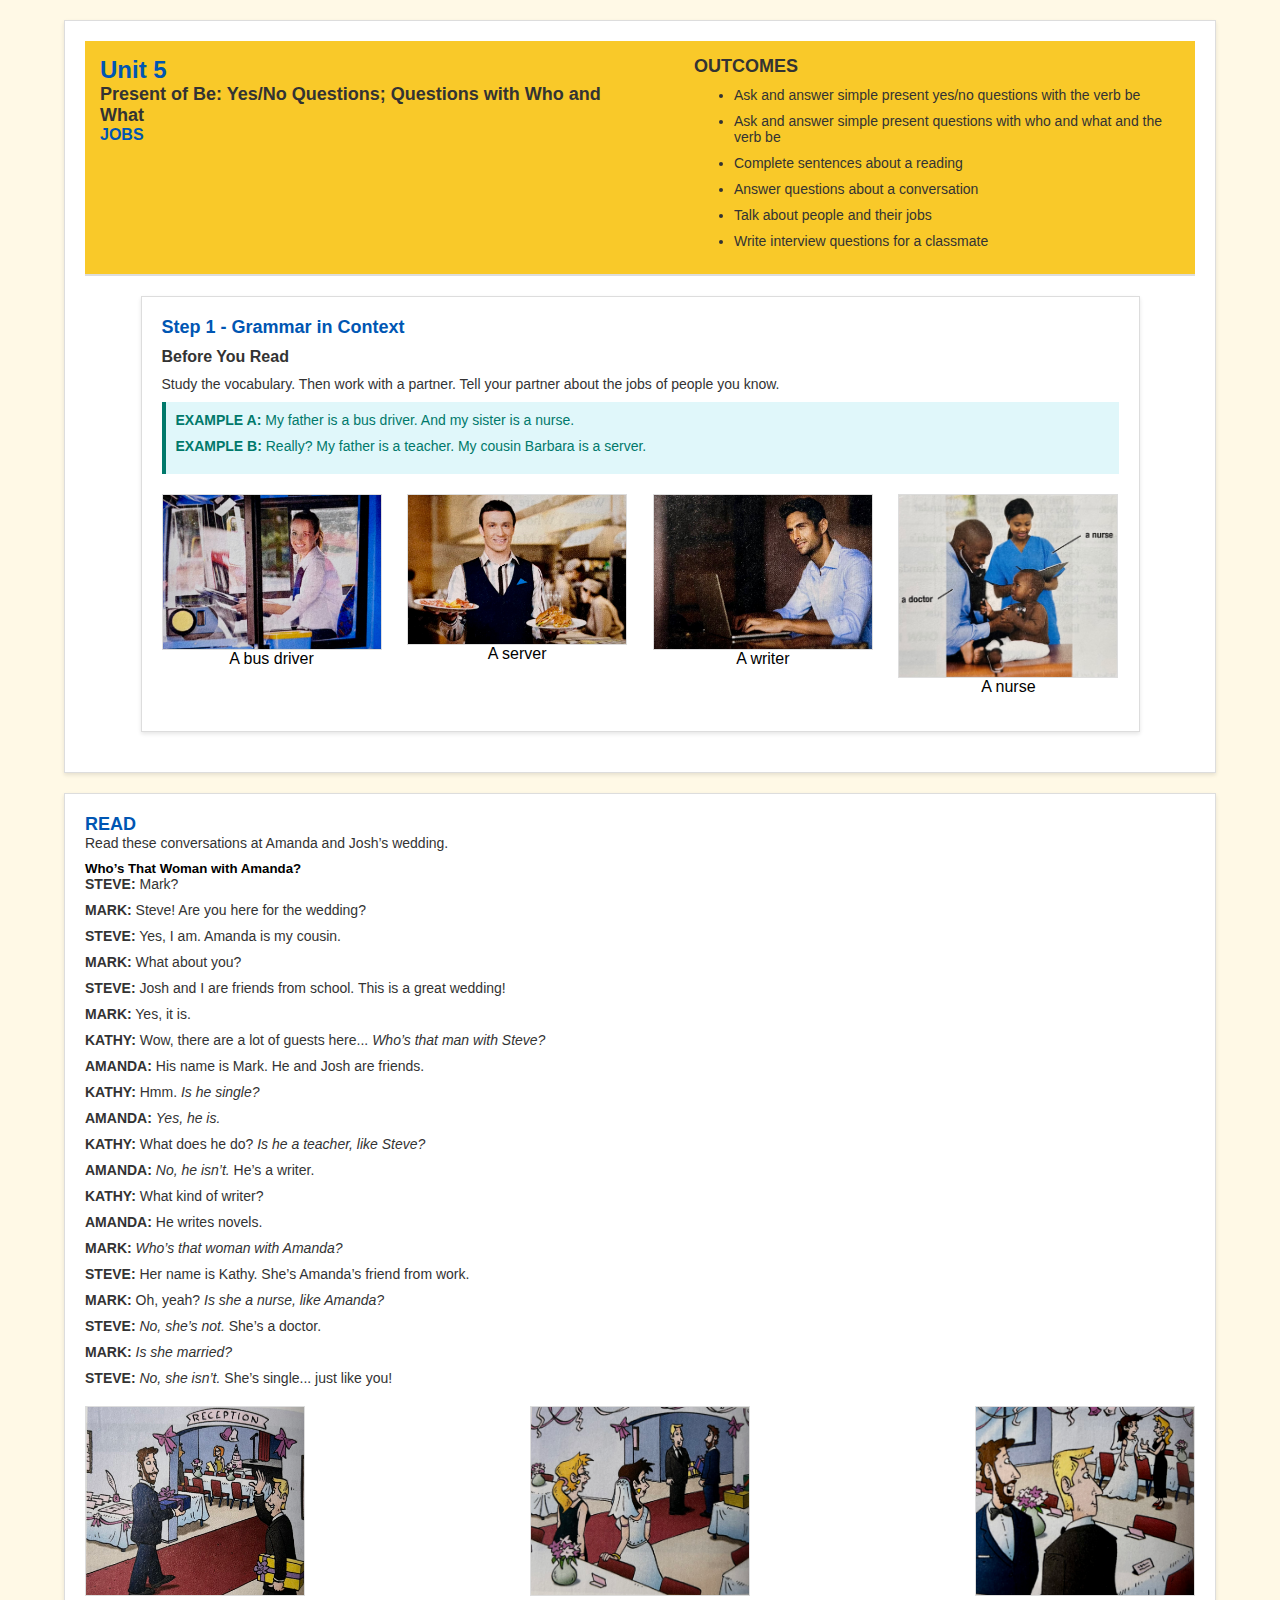
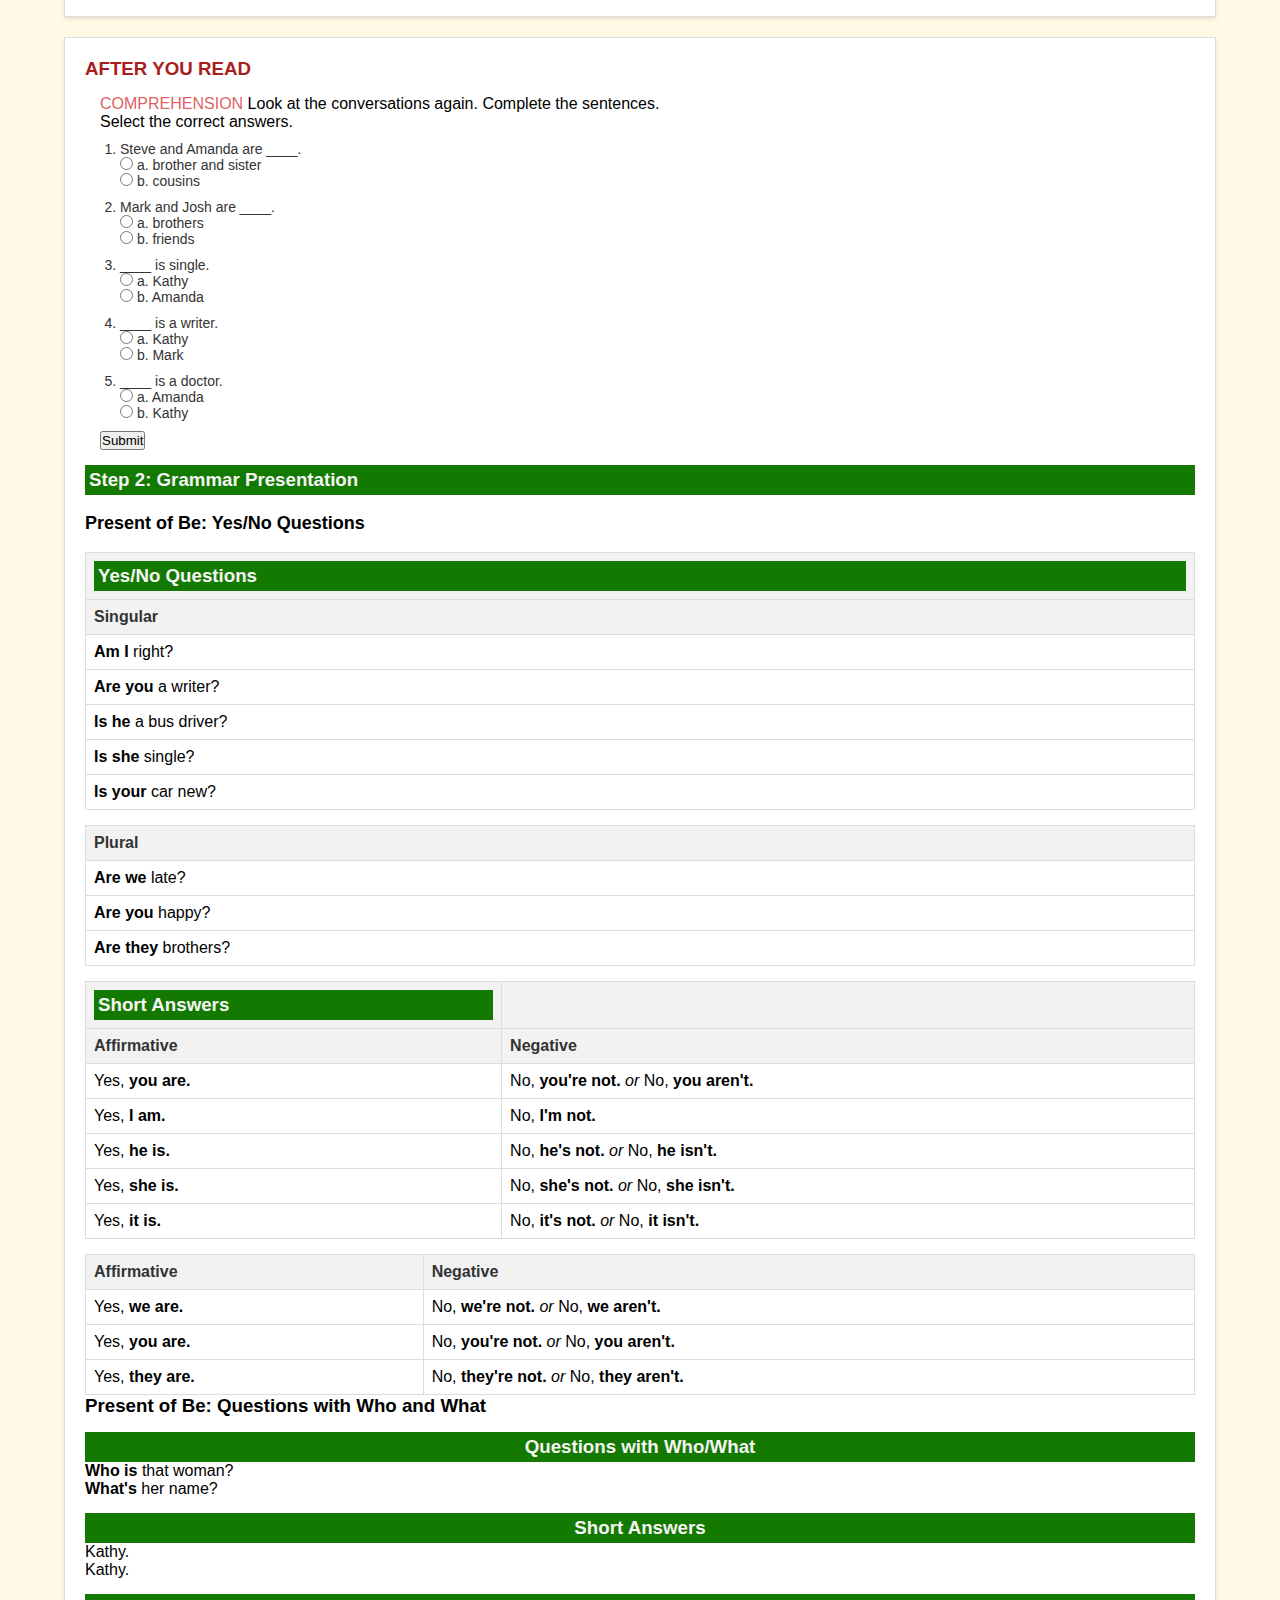
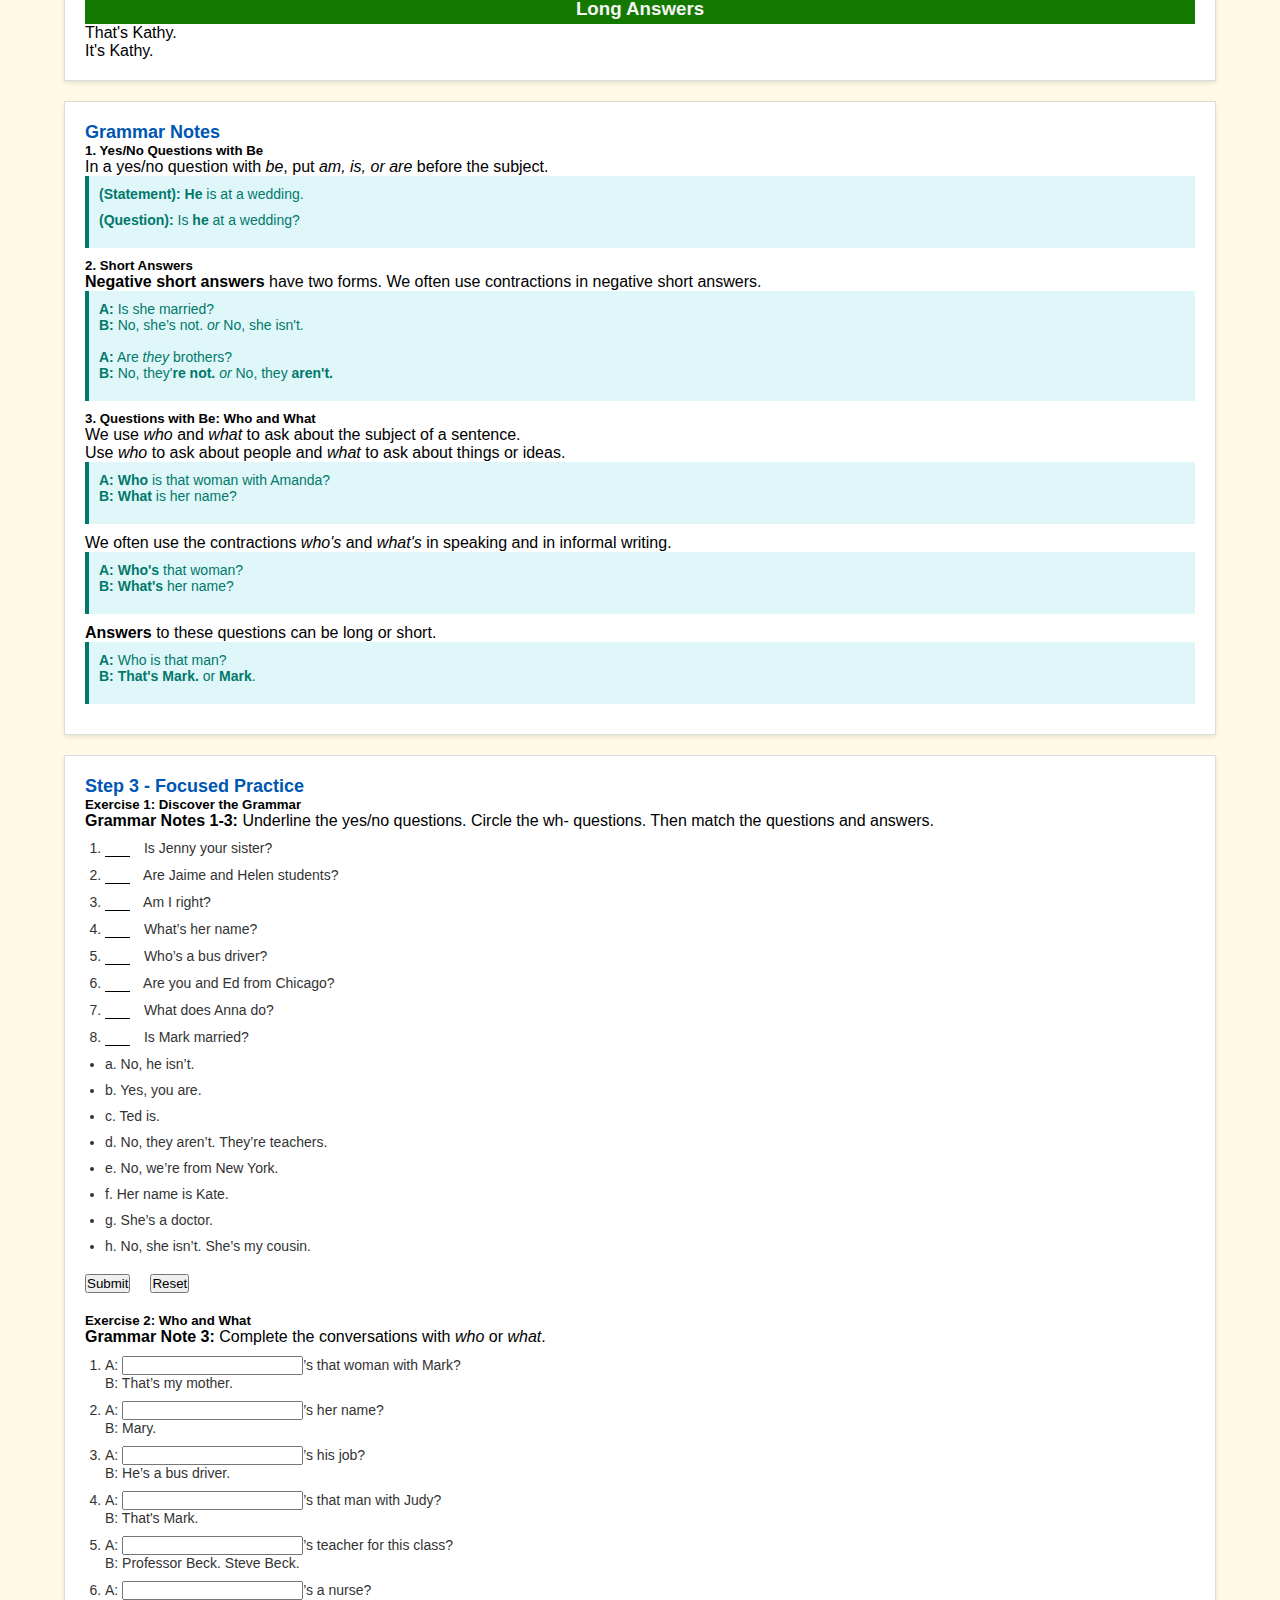
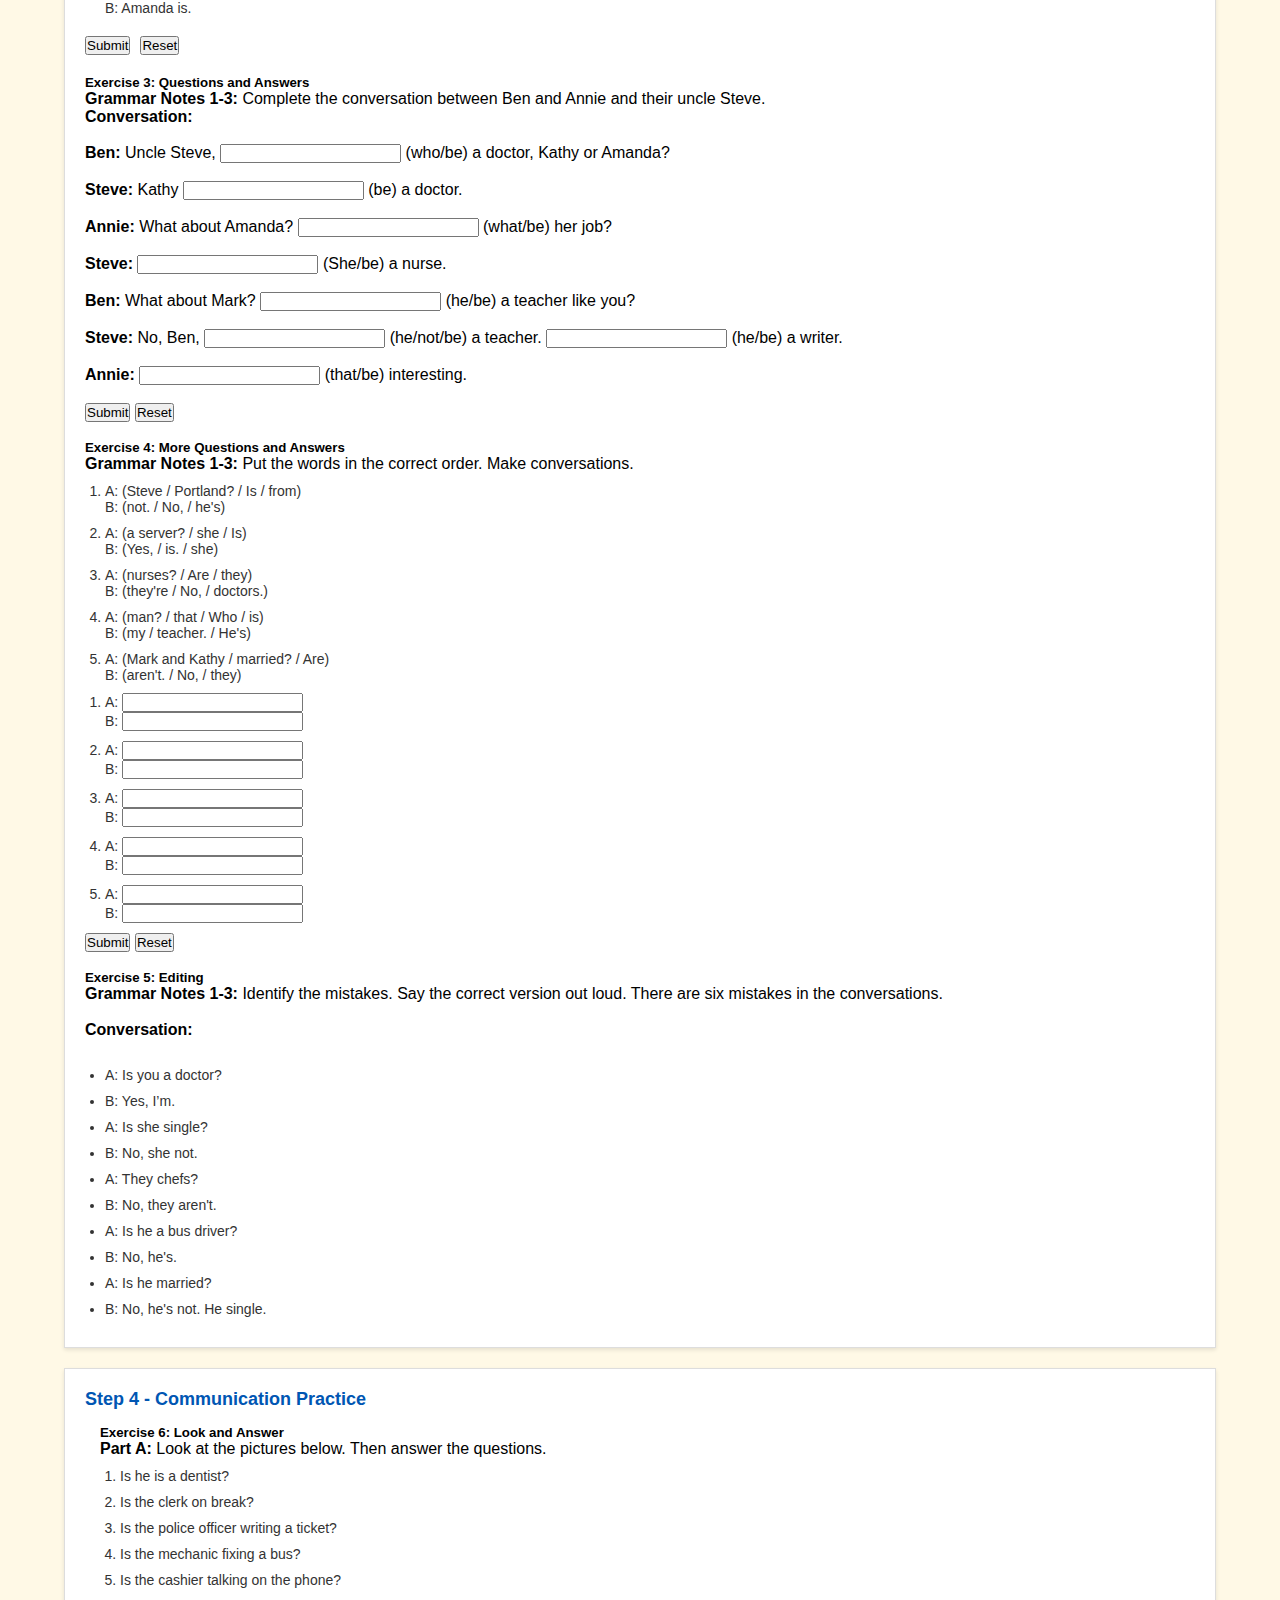
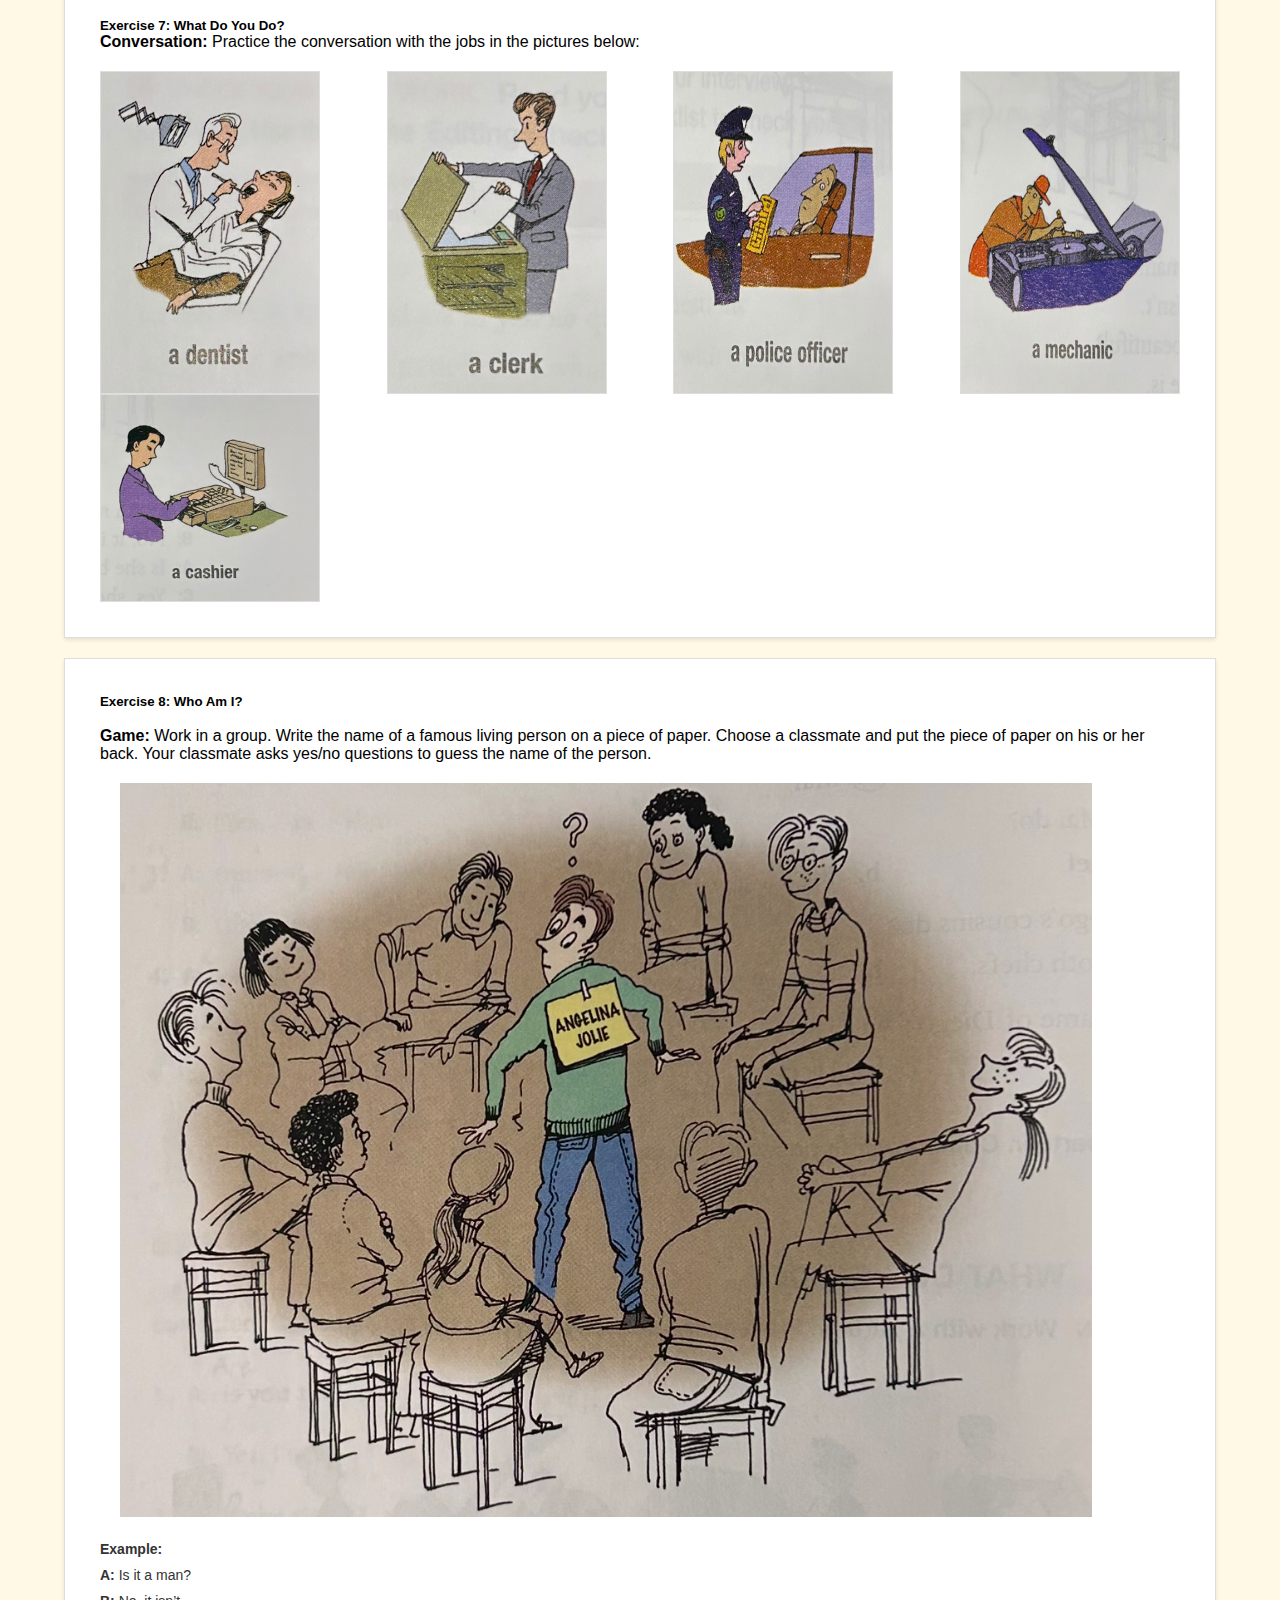
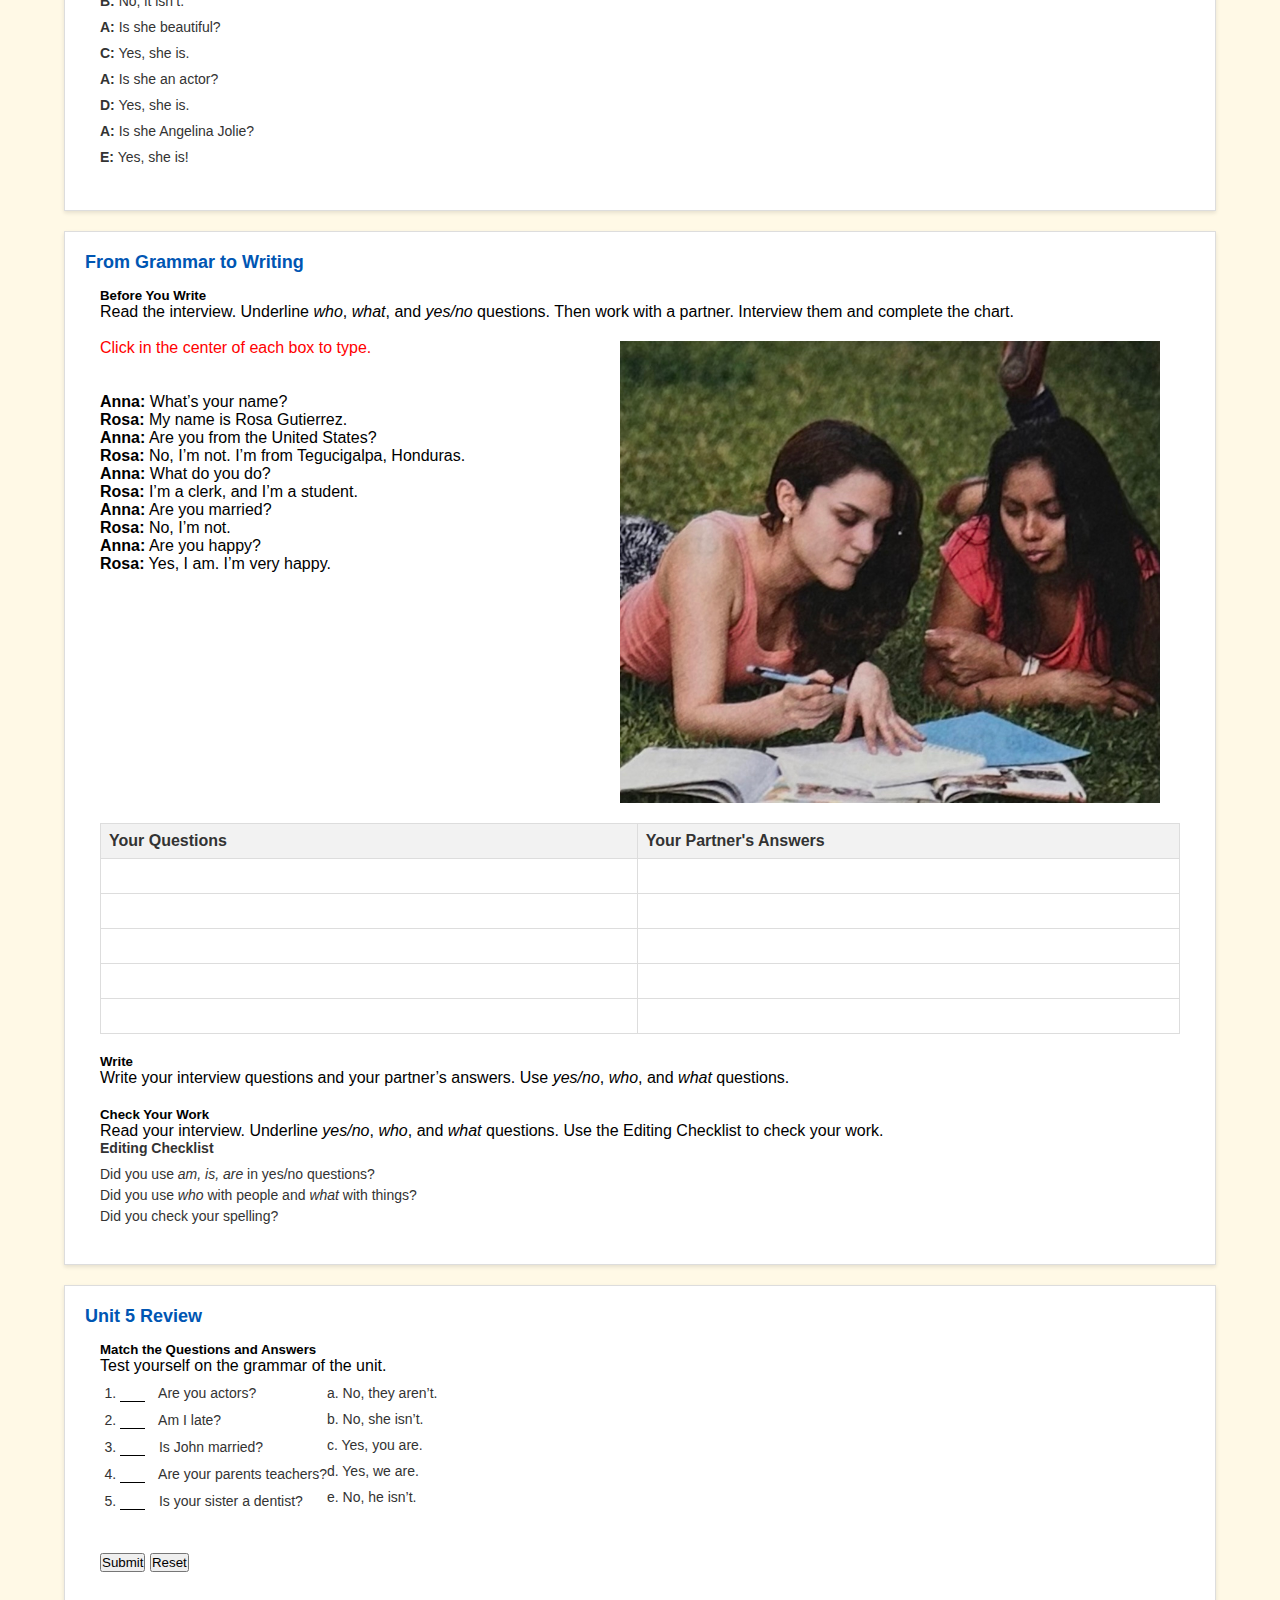
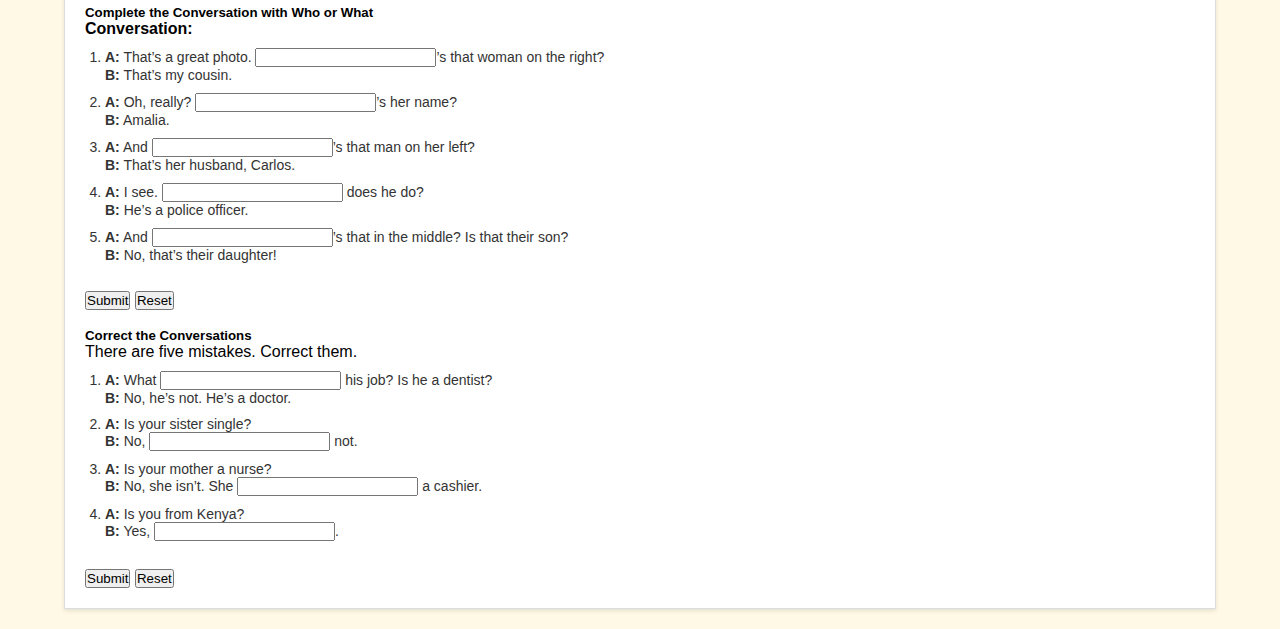
<file: unit5.html>
<!DOCTYPE html>
<html lang="en">
  <head>
    <meta charset="UTF-8" />
    <meta name="viewport" content="width=device-width, initial-scale=1.0" />
    <title>Workbook - Unit 5</title>
    <link rel="stylesheet" href="styles5.css" />
  </head>
  <body>
    <div class="container">
      <header class="header">
        <div class="unit-section">
          <h1>Unit 5</h1>
          <h2>Present of Be: Yes/No Questions; Questions with Who and What</h2>
          <h3>JOBS</h3>
        </div>
        <div class="outcomes-section">
          <h4>OUTCOMES</h4>
          <ul>
            <li>
              Ask and answer simple present yes/no questions with the verb be
            </li>
            <li>
              Ask and answer simple present questions with who and what and the
              verb be
            </li>
            <li>Complete sentences about a reading</li>
            <li>Answer questions about a conversation</li>
            <li>Talk about people and their jobs</li>
            <li>Write interview questions for a classmate</li>
          </ul>
        </div>
      </header>

      <section class="content">
        <div class="instructions">
          <h4>Step 1 - Grammar in Context</h4>
          <h5>Before You Read</h5>
          <p>
            Study the vocabulary. Then work with a partner. Tell your partner
            about the jobs of people you know.
          </p>
          <div class="example">
            <p>
              <strong>EXAMPLE A:</strong> My father is a bus driver. And my
              sister is a nurse.
            </p>
            <p>
              <strong>EXAMPLE B:</strong> Really? My father is a teacher. My
              cousin Barbara is a server.
            </p>
          </div>
        </div>

        <div class="images-section">
          <div class="image-container">
            <img src="images_unit5/aBusDriver.jpeg" alt="A bus driver" />
            <p>A bus driver</p>
          </div>
          <div class="image-container">
            <img src="images_unit5/aServer.jpeg" alt="A server" />
            <p>A server</p>
          </div>
          <div class="image-container">
            <img src="images_unit5/aWriter.jpeg" alt="A writer" />
            <p>A writer</p>
          </div>
          <div class="image-container">
            <img
              src="images_unit5/aDoctor_aNurse.jpeg"
              alt="A doctor and a nurse"
            />
            <p>A nurse</p>
          </div>
        </div>
      </section>
    </div>

    <!-- Page 2 -->
    <section class="content">
      <div class="reading-section">
        <h4>READ</h4>
        <p>Read these conversations at Amanda and Josh’s wedding.</p>
        <h5>Who’s That Woman with Amanda?</h5>
      </div>

      <div class="conversation">
        <p><strong>STEVE:</strong> Mark?</p>
        <p><strong>MARK:</strong> Steve! Are you here for the wedding?</p>
        <p><strong>STEVE:</strong> Yes, I am. Amanda is my cousin.</p>
        <p><strong>MARK:</strong> What about you?</p>
        <p>
          <strong>STEVE:</strong> Josh and I are friends from school. This is a
          great wedding!
        </p>
        <p><strong>MARK:</strong> Yes, it is.</p>
      </div>

      <div class="conversation">
        <p>
          <strong>KATHY:</strong> Wow, there are a lot of guests here...
          <em>Who’s that man with Steve?</em>
        </p>
        <p>
          <strong>AMANDA:</strong> His name is Mark. He and Josh are friends.
        </p>
        <p><strong>KATHY:</strong> Hmm. <em>Is he single?</em></p>
        <p><strong>AMANDA:</strong> <em>Yes, he is.</em></p>
        <p>
          <strong>KATHY:</strong> What does he do?
          <em>Is he a teacher, like Steve?</em>
        </p>
        <p><strong>AMANDA:</strong> <em>No, he isn’t.</em> He’s a writer.</p>
        <p><strong>KATHY:</strong> What kind of writer?</p>
        <p><strong>AMANDA:</strong> He writes novels.</p>
      </div>

      <div class="conversation">
        <p><strong>MARK:</strong> <em>Who’s that woman with Amanda?</em></p>
        <p>
          <strong>STEVE:</strong> Her name is Kathy. She’s Amanda’s friend from
          work.
        </p>
        <p>
          <strong>MARK:</strong> Oh, yeah? <em>Is she a nurse, like Amanda?</em>
        </p>
        <p><strong>STEVE:</strong> <em>No, she’s not.</em> She’s a doctor.</p>
        <p><strong>MARK:</strong> <em>Is she married?</em></p>
        <p>
          <strong>STEVE:</strong> <em>No, she isn’t.</em> She’s single... just
          like you!
        </p>
      </div>

      <div class="image-section">
        <img src="images_unit5/wedding1.jpeg" class="image-placeholder" />
        <img src="images_unit5/wedding2.jpeg" class="image-placeholder" />
        <img src="images_unit5/wedding3.jpeg" class="image-placeholder" />
      </div>
    </section>

    <section class="content">
      <div class="after-you-read">
        <h3 style="color: #aa1d1d">AFTER YOU READ</h3>

        <!-- Comprehension Section -->
        <div class="exercise1">
          <p>
            <span style="color: #cf2424bd">COMPREHENSION </span> Look at the conversations again. Complete the sentences. <br> Select the
            correct answers.<br>
          </p>
<div class="comprehensionForm">
          <form id="comprehensionForm">
            <ol>
              <li>
                Steve and Amanda are ____.
                <div>
                  <input type="radio" id="q1a" name="q1" value="a" />
                  <label for="q1a">a. brother and sister</label><br />
                  <input type="radio" id="q1b" name="q1" value="b" />
                  <label for="q1b">b. cousins</label>
                </div>
              </li>
              <li>
                Mark and Josh are ____.
                <div>
                  <input type="radio" id="q2a" name="q2" value="a" />
                  <label for="q2a">a. brothers</label><br />
                  <input type="radio" id="q2b" name="q2" value="b" />
                  <label for="q2b">b. friends</label>
                </div>
              </li>
              <li>
                ____ is single.
                <div>
                  <input type="radio" id="q3a" name="q3" value="a" />
                  <label for="q3a">a. Kathy</label><br />
                  <input type="radio" id="q3b" name="q3" value="b" />
                  <label for="q3b">b. Amanda</label>
                </div>
              </li>
              <li>
                ____ is a writer.
                <div>
                  <input type="radio" id="q4a" name="q4" value="a" />
                  <label for="q4a">a. Kathy</label><br />
                  <input type="radio" id="q4b" name="q4" value="b" />
                  <label for="q4b">b. Mark</label>
                </div>
              </li>
              <li>
                ____ is a doctor.
                <div>
                  <input type="radio" id="q5a" name="q5" value="a" />
                  <label for="q5a">a. Amanda</label><br />
                  <input type="radio" id="q5b" name="q5" value="b" />
                  <label for="q5b">b. Kathy</label>
                </div>
              </li>
            </ol>
            <button type="button" onclick="checkAnswers()">Submit</button>
          </form>
          <p id="result"></p>
        </div>
    </div>
        <!-- Grammar Presentation Section -->
<section>
        <div class="exercise-title">
          <h3>Step 2: Grammar Presentation</h3>

          <h4>Present of Be: Yes/No Questions</h4>
        </div>
        <div class="exercise">
          <div class="table-holder">
            <table class="grammar-table">
              <thead>
                <tr>
                  <th class="main-heading"><h3>Yes/No Questions</h3></th>
                </tr>
                <tr>
                  <th class="sub-heading">Singular</th>
                </tr>
              </thead>
              <tbody>
                <tr>
                  <td><b>Am I</b> right?</td>
                </tr>
                <tr>
                  <td><b>Are you</b> a writer?</td>
                </tr>
                <tr>
                  <td><b>Is he</b> a bus driver?</td>
                </tr>
                <tr>
                  <td><b>Is she</b> single?</td>
                </tr>
                <tr>
                  <td><b>Is your</b> car new?</td>
                </tr>
              </tbody>
            </table>
            <table class="grammar-table">
                <thead>
                    <th class="sub-heading">Plural</th>
                  </tr>
                </thead>
                <tbody>
                  <tr>
                    <td><b>Are we</b> late?</td>
                  </tr>
                  <tr>
                    <td><b>Are you</b> happy?</td>
                  </tr>
                  <tr>
                    <td><b>Are they</b> brothers?</td>
                  </tr>
                </tbody>
              </table>
          </div>

          <div class="table-holder">
            <table class="grammar-table">
              <thead>
                <tr>
                  <th class="main-heading"><h3>Short Answers</h3></th>
                  <th class="main-heading"></th>
                </tr>
                <tr>
                  <th class="sub-heading">Affirmative</th>
                  <th class="sub-heading">Negative</th>
                </tr>
              </thead>
              <tbody>
                <tr>
                  <td>Yes,<b> you are.</b></td>
                  <td>
                    No,<b> you're not.</b><em> or </em>No,<b> you aren't.</b>
                  </td>
                </tr>
                <tr>
                  <td>Yes,<b> I am.</b></td>
                  <td>No,<b> I'm not.</b></td>
                </tr>
                <tr>
                  <td>Yes, <b> he is.</b></td>
                  <td>No,<b> he's not.</b><em> or </em>No,<b> he isn't.</b></td>
                </tr>
                <tr>
                  <td>Yes, <b> she is.</b></td>
                  <td>
                    No,<b> she's not.</b><em> or </em>No,<b> she isn't.</b>
                  </td>
                </tr>
                <tr>
                  <td>Yes, <b> it is.</b></td>
                  <td>No,<b> it's not.</b><em> or </em>No,<b> it isn't.</b></td>
                </tr>
              </tbody>
            </table>
            <table class="grammar-table">
                <thead>
                  <tr>
                    <th class="sub-heading">Affirmative</th>
                    <th class="sub-heading">Negative</th>
                  </tr>
                </thead>
                <tbody>
                  <tr>
                    <td>Yes,<b> we are.</b></td>
                    <td>
                      No,<b> we're not.</b><em> or </em>No,<b> we aren't.</b>
                    </td>
                  </tr>
                  <tr>
                    <td>Yes,<b> you are.</b></td>
                    <td>No,<b> you're not.</b><em> or </em> No, <b>you aren't.</b></td>
                  </tr>
                  <tr>
                    <td>Yes, <b> they are.</b></td>
                    <td>No,<b> they're not.</b><em> or </em>No,<b> they aren't.</b></td>
                  </tr>
                </tbody>
              </table>
          </div>
        </div>
      </div>

        <h3>Present of Be: Questions with Who and What</h3>

      <div class="exercise-1">
        <div class="table-holder1">
          <table class="grammar-table-1">
            <thead>
              <tr>
                <th class="main-heading"><h3>Questions with Who/What</h3></th>
                </tr>
            </thead>
            <tbody>
              <tr>
                <td><b>Who is</b> that woman?</td>
              </tr>
              <tr>
                <td><b>What's </b> her name?</td>
              </tr>
            </tbody>
          </table>
         <table class="grammar-table-1">
            <thead>
              <tr>
                <th class="main-heading"><h3>Short Answers</h3></th>
              </tr>
            </thead>
            <tbody>
              <tr>
                <td>Kathy.</td>
              </tr>
              <tr>
                <td>Kathy.</td>
              </tr>
            </tbody>
          </table>
          <table class="grammar-table-1">
            <thead>
              <tr>
                <th class="main-heading"><h3>Long Answers</h3></th>
              </tr>
            </thead>
            <tbody>
              <tr>
                <td>That's Kathy.</td>
              </tr>
              <tr>
                <td>It's Kathy.</td>
              </tr>
            </tbody>
          </table>
     </div>
  </div>      
</section>

    <!-- Page 10 - Grammar Notes -->
    <section class="content">
      <div class="grammar-notes">
        <h4>Grammar Notes</h4>

        <!-- Yes/No Questions with Be -->
        <div class="grammar-note">
          <h5>1. Yes/No Questions with Be</h5>
          <p>
            In a yes/no question with <em>be</em>, put
            <em>am, is, or are</em> before the subject.
          </p>
          <div class="example">
            <p><strong>(Statement):</strong> <b>He</b> is at a wedding.</p>
            <p><strong>(Question):</strong> Is <b>he</b> at a wedding?</p>
          </div>
        </div>

        <!-- Short Answers -->
        <div class="grammar-note">
          <h5>2. Short Answers</h5>
          <p>
            <b>Negative short answers</b> have two forms. We often use contractions in
            negative short answers.
          </p>
          <div class="example">
            <p>
              <strong>A:</strong> Is she married?<br /><strong>B:</strong> No,
              she’s not. <em>or</em> No, she isn't.<br><br><strong>A:</strong> Are <em>they </em>brothers?<br /><strong>B:</strong> No,
              they'<b>re not.</b><em> or </em> No, they <b>aren't.</b>

            </p>
          </div>
        </div>

        <!-- Questions with Be: Who and What -->
        <div class="grammar-note">
          <h5>3. Questions with Be: Who and What</h5>
          <p>
            We use <em>who</em> and <em>what</em> to ask about the subject of a
            sentence. <br></p>
            <p>Use <em>who</em> to ask about people and <em>what</em> to
            ask about things or ideas.</p>
            <div class="example">
                <p>
                  <strong>A:</strong> <b>Who </b> is that woman with Amanda?<br>
                  <strong>B:</strong> <b>What</b> is her name?
                </p>
            </div>
            <p>
            We often use the contractions <em>who's</em> and <em>what's</em> in speaking and in informal writing.<br>
            </p>
            <div class="example">
                <p>
                  <strong>A:</strong> <b>Who's</b> that woman?<br />
                  <strong>B:</strong> <b>What's </b> her name?
                </p>
            </div>
            <p><b>Answers</b> to these questions can be long or short.
          </p>
          <div class="example">
            <p>
              <strong>A:</strong> Who is that man?<br />
              <strong>B:</strong> <b>That's Mark.</b> or <b> Mark</b>.
            </p>
          </div>
        </div>
      </div>
    </section>

    <!-- Page 3 - Step 3 -->
    <section class="content">
      <div class="focused-practice">
        <h4>Step 3 - Focused Practice</h4>

        <!-- Exercise 1 -->
        <div class="step3-exercise">
          <h5>Exercise 1: Discover the Grammar</h5>
          <p>
            <strong>Grammar Notes 1-3:</strong> Underline the yes/no questions.
            Circle the wh- questions. Then match the questions and answers.
          </p>
          <div class="q-a-list">
            <div class="question-list">
              <ol>
                <li><input type=text id="ex3-1" class="input-ex3"> Is Jenny your sister?</li>
                <li><input type=text id="ex3-2" class="input-ex3"> Are Jaime and Helen students?</li>
                <li><input type=text id="ex3-3" class="input-ex3"> Am I right?</li>
                <li><input type=text id="ex3-4" class="input-ex3"> What’s her name?</li>
                <li><input type=text id="ex3-5" class="input-ex3"> Who’s a bus driver?</li>
                <li><input type=text id="ex3-6" class="input-ex3"> Are you and Ed from Chicago?</li>
                <li><input type=text id="ex3-7" class="input-ex3"> What does Anna do?</li>
                <li><input type=text id="ex3-8" class="input-ex3"> Is Mark married?</li>
              </ol>
            </div>
          
            <div class="answer-list">
              <ul>
                <li>a. No, he isn’t.</li>
                <li>b. Yes, you are.</li>
                <li>c. Ted is.</li>
                <li>d. No, they aren’t. They’re teachers.</li>
                <li>e. No, we’re from New York.</li>
                <li>f. Her name is Kate.</li>
                <li>g. She’s a doctor.</li>
                <li>h. No, she isn’t. She’s my cousin.</li>
              </ul>
            </div>
          
          </div>
          <div class="submit-button">
            <button type="button" onclick="checkAnswersEx3()">Submit</button>
            <p id="result"></p>
            <button type="button" onclick="resetAnswers()">Reset</button>
            <p id="result"></p>
            </div>
    </div>

        <!-- Exercise 2 -->
        <div class="step3-exercise">
            <h5>Exercise 2: Who and What</h5>
            <p>
              <strong>Grammar Note 3:</strong> Complete the conversations with
              <em>who</em> or <em>what</em>.
            </p>
            <ol>
              <li>
                A: <input type="text" id="Twoq1" class="who-what-input" />’s that woman with Mark?<br />
                B: That’s my mother.
              </li>
              <li>
                A: <input type="text" id="Twoq2" class="who-what-input" />’s her name?<br />
                B: Mary.
              </li>
              <li>
                A: <input type="text" id="Twoq3" class="who-what-input" />’s his job?<br />
                B: He’s a bus driver.
              </li>
              <li>
                A: <input type="text" id="Twoq4" class="who-what-input" />’s that man with Judy?<br />
                B: That's Mark.
              </li>
              <li>
                A: <input type="text" id="Twoq5" class="who-what-input" />’s teacher for this class?<br />
                B: Professor Beck. Steve Beck.
              </li>
              <li>
                A: <input type="text" id="Twoq6" class="who-what-input" />’s a nurse?<br />
                B: Amanda is.
              </li>
            </ol>
            <div class="submit-button">
              <button type="button" onclick="checkWhoWhatAnswers()">Submit</button>
              <button type="button" onclick="resetWhoWhatAnswers()">Reset</button>
              <p id="whoWhatResult"></p>
            </div>
          </div>
          
          <!-- Exercise 3 -->
          <div class="step3-exercise">
            <h5>Exercise 3: Questions and Answers</h5>
            <p>
              <strong>Grammar Notes 1-3:</strong> Complete the conversation
              between Ben and Annie and their uncle Steve.
            </p>
            <p><strong>Conversation:</strong></p><br>
            <p>
              <strong>Ben:</strong> Uncle Steve, <input type="text" id="q1" class="fill-in-the-blank-input" /> (who/be) a doctor,
              Kathy or Amanda?
            </p><br>
            <p><strong>Steve:</strong> Kathy <input type="text" id="q2" class="fill-in-the-blank-input" /> (be) a doctor.</p><br>
            <p>
              <strong>Annie:</strong> What about Amanda? <input type="text" id="q3" class="fill-in-the-blank-input" /> (what/be) her
              job?
            </p><br>
            <p><strong>Steve:</strong> <input type="text" id="q4" class="fill-in-the-blank-input" /> (She/be) a nurse.</p><br>
            <p>
              <strong>Ben:</strong> What about Mark? <input type="text" id="q5" class="fill-in-the-blank-input" /> (he/be) a teacher like you?
            </p><br>
            <p><strong>Steve:</strong> No, Ben, <input type="text" id="q6" class="fill-in-the-blank-input" /> (he/not/be) a teacher. <input type="text" id="q7" class="fill-in-the-blank-input" /> (he/be) a writer.</p><br>
            <p>
              <strong>Annie:</strong> <input type="text" id="q8" class="fill-in-the-blank-input" /> (that/be) interesting.
            </p><br>
            <button type="button" onclick="checkFillInTheBlanks()">Submit</button>
            <button type="button" onclick="resetFillInTheBlanks()">Reset</button>
            <p id="fillInResult"></p><br>
          </div>
          
    <!-- Page 4 -->
   
      <div class="focused-practice">
        <!-- Exercise 4 -->
        <div class="exercise4">
            <h5>Exercise 4: More Questions and Answers</h5>
            <p><strong>Grammar Notes 1-3:</strong> Put the words in the correct order. Make conversations.</p>
          
            <div class="exercise-container">
              <div class="jumbled-questions">
                <ol>
                  <li>
                    A: (Steve / Portland? / Is / from)<br />
                    B: (not. / No, / he's)
                  </li>
                  <li>
                    A: (a server? / she / Is)<br />
                    B: (Yes, / is. / she)
                  </li>
                  <li>
                    A: (nurses? / Are / they)<br />
                    B: (they're / No, / doctors.)
                  </li>
                  <li>
                    A: (man? / that / Who / is)<br />
                    B: (my / teacher. / He's)
                  </li>
                  <li>
                    A: (Mark and Kathy / married? / Are)<br />
                    B: (aren't. / No, / they)
                  </li>
                </ol>
              </div>
          
              <div class="user-inputs">
                <ol>
                  <li>
                    A: <input type="text" id="q1-answer-a" class="answer-input" /><br />
                    B: <input type="text" id="q1-answer-b" class="answer-input" />
                  </li>
                  <li>
                    A: <input type="text" id="q2-answer-a" class="answer-input" /><br />
                    B: <input type="text" id="q2-answer-b" class="answer-input" />
                  </li>
                  <li>
                    A: <input type="text" id="q3-answer-a" class="answer-input" /><br />
                    B: <input type="text" id="q3-answer-b" class="answer-input" />
                  </li>
                  <li>
                    A: <input type="text" id="q4-answer-a" class="answer-input" /><br />
                    B: <input type="text" id="q4-answer-b" class="answer-input" />
                  </li>
                  <li>
                    A: <input type="text" id="q5-answer-a" class="answer-input" /><br />
                    B: <input type="text" id="q5-answer-b" class="answer-input" />
                  </li>
                </ol>
              </div>
            </div>
          
            <button type="button" onclick="checkExercise4Answers()">Submit</button>
            <button type="button" onclick="resetExercise4Answers()">Reset</button>
            <p id="exercise4Result"></p><br>
          </div>
            
        
          
          
        <!-- Exercise 5 -->
        <div class="step3-exercise">
          <h5>Exercise 5: Editing</h5>
          <p>
            <strong>Grammar Notes 1-3:</strong> Identify the mistakes. Say the correct version out loud. There are six mistakes in the
            conversations.<br>
          </p>
          <p><br><strong>Conversation:</strong></p>
          <ul><br>
            <li>A: Is you a doctor?</li>
            <li>B: Yes, I’m.</li>
            <li>A: Is she single?</li>
            <li>B: No, she not.</li>
            <li>A: They chefs?</li>
            <li>B: No, they aren't.</li>
            <li>A: Is he a bus driver?</li>
            <li>B: No, he's.</li>
            <li>A: Is he married?</li>
            <li>B: No, he's not. He single.</li>
          </ul>
        </div>
      </div>
    </section>

    <!-- Page 5 - Step 4 -->
    <section class="content">
      <div class="communication-practice">
        <h4>Step 4 - Communication Practice</h4>

        <!-- Exercise 6 -->
        <div class="exercise1">
          <h5>Exercise 6: Look and Answer</h5>
          <p>
            <strong>Part A:</strong> Look at the pictures below. Then answer the
            questions.  
          </p>
          <ol>
            <li>Is he is a dentist? </li>
            <li>Is the clerk on break?</li>
            <li>Is the police officer writing a ticket?</li>
            <li>Is the mechanic fixing a bus?</li>
            <li>Is the cashier talking on the phone?</li>
          </ol>
        </div>

        <!-- Exercise 7 -->
        <div class="exercise1">
          <h5>Exercise 7: What Do You Do?</h5>
          <p>
            <strong>Conversation:</strong> Practice the conversation with the
            jobs in the pictures below:
          </p>
          <div class="image-section">
            <img src="images_unit5/dentist.jpeg" class="image-placeholder">
            <img src="images_unit5/aClerk.jpeg" class="image-placeholder">
            <img src="images_unit5/policeOfficer.jpeg" class="image-placeholder">
            <img src="images_unit5/aMechanic.jpeg" class="image-placeholder">
            <img src="images_unit5/aCashier.jpeg" class="image-placeholder">
          </div>
        </div>
      </div>
    </section>

    <!-- Page 6 - Step 4 -->
    <section class="content">
      <div class="exercise1">
        <h5>Exercise 8: Who Am I?</h5><br>
        <p>
          <strong>Game:</strong> Work in a group. Write the name of a famous
          living person on a piece of paper. Choose a classmate and put the
          piece of paper on his or her back. Your classmate asks yes/no
          questions to guess the name of the person.
        </p>

        <img src="images_unit5/exercise8image.jpeg" class="image-placeholder-1">

        <div class="example-conversation">
          <p><strong>Example:</strong></p>
          <p><strong>A:</strong> Is it a man?</p>
          <p><strong>B:</strong> No, it isn’t.</p>
          <p><strong>A:</strong> Is she beautiful?</p>
          <p><strong>C:</strong> Yes, she is.</p>
          <p><strong>A:</strong> Is she an actor?</p>
          <p><strong>D:</strong> Yes, she is.</p>
          <p><strong>A:</strong> Is she Angelina Jolie?</p>
          <p><strong>E:</strong> Yes, she is!</p>
        </div>
      </div>
    </section>

    <!-- Page 7 - From Grammar to Writing -->
    <section class="content">
      <div class="grammar-writing">
        <h4>From Grammar to Writing</h4>

        <!-- Before You Write -->
        <div class="exercise1">
          <h5>Before You Write</h5>
          <p>
            Read the interview. Underline <em>who</em>, <em>what</em>, and
            <em>yes/no</em> questions. Then work with a partner. Interview them
            and complete the chart.
          </p>

          <img src="images_unit5/grammarToWriting.jpeg" class="image-placeholder-2">
          <br><p style="color:red">Click in the center of each box to type.</p>
          <div class="example-interview">
            <br><br><p><strong>Anna:</strong> What’s your name?</p>
            <p><strong>Rosa:</strong> My name is Rosa Gutierrez.</p>
            <p><strong>Anna:</strong> Are you from the United States?</p>
            <p>
              <strong>Rosa:</strong> No, I’m not. I’m from Tegucigalpa,
              Honduras.
            </p>
            <p><strong>Anna:</strong> What do you do?</p>
            <p><strong>Rosa:</strong> I’m a clerk, and I’m a student.</p>
            <p><strong>Anna:</strong> Are you married?</p>
            <p><strong>Rosa:</strong> No, I’m not.</p>
            <p><strong>Anna:</strong> Are you happy?</p>
            <p><strong>Rosa:</strong> Yes, I am. I’m very happy.</p>
          </div>
         
          <div class="interview-chart">
            <table>
              <thead>
                <tr>
                  <th>Your Questions</th>
                  <th>Your Partner's Answers</th>
                </tr>
              </thead>
              
              <tbody>
                
                <tr>
                  <td><input type="text" style="border: none;" id="text-input1a"></td>
                  <td><input type="text" style="border: none;" id="text-input1b"></td>
                </tr>
                <tr>
                    <td><input type="text" style="border: none;" id="text-input2a"></td>
                    <td><input type="text" style="border: none;" id="text-input2b"></td>
                  </tr>
                  <tr>
                    <td><input type="text" style="border: none;" id="text-input3a"></td>
                    <td><input type="text" style="border: none;" id="text-input3b"></td>
                  </tr>
                  <tr>
                    <td><input type="text" style="border: none;" id="text-input4a"></td>
                    <td><input type="text" style="border: none;" id="text-input4b"></td>
                  </tr>
                  <tr>
                    <td><input type="text" style="border: none;" id="text-input5a"></td>
                    <td><input type="text" style="border: none;" id="text-input5b"></td>
                  </tr>
              </tbody>
            </table>
          </div>
        </div>

        <!-- Write -->
        <div class="exercise1">
          <h5>Write</h5>
          <p>
            Write your interview questions and your partner’s answers. Use
            <em>yes/no</em>, <em>who</em>, and <em>what</em> questions.
          </p>
        </div>

        <!-- Check Your Work -->
        <div class="exercise1">
          <h5>Check Your Work</h5>
          <p>
            Read your interview. Underline <em>yes/no</em>, <em>who</em>, and
            <em>what</em> questions. Use the Editing Checklist to check your
            work.
          </p>

          <div class="checklist">
            <h6>Editing Checklist</h6>
            <ul>
              <li>Did you use <em>am, is, are</em> in yes/no questions?</li>
              <li>
                Did you use <em>who</em> with people and <em>what</em> with
                things?
              </li>
              <li>Did you check your spelling?</li>
            </ul>
          </div>
        </div>
      </div>
    </section>

    <!-- Page 8 - Review -->
    <section class="content">
        <div class="review">
          <h4>Unit 5 Review</h4>
      
          <!-- Match the Questions and Answers -->
          <div class="exercise1">
            <h5>Match the Questions and Answers</h5>
            <p>Test yourself on the grammar of the unit.</p>
            <div class="matching-container">
              <div class="questions">
                <ol>
                  <li><input type="text" id="matchq1" class="match-input" /> Are you actors? </li>
                  <li><input type="text" id="matchq2" class="match-input" /> Am I late? </li>
                  <li><input type="text" id="matchq3" class="match-input" /> Is John married? </li>
                  <li><input type="text" id="matchq4" class="match-input" /> Are your parents teachers? </li>
                  <li><input type="text" id="matchq5" class="match-input" /> Is your sister a dentist? </li>
                </ol>
              </div>
      
              <div class="answers">
                <ul>
                  <li>a. No, they aren’t.</li>
                  <li>b. No, she isn’t.</li>
                  <li>c. Yes, you are.</li>
                  <li>d. Yes, we are.</li>
                  <li>e. No, he isn’t.</li>
                </ul><br>
              </div>
            </div>
            <button type="button" onclick="checkMatchingAnswersReview()">Submit</button>
            <button type="button" onclick="resetMatchingAnswersReview()">Reset</button>
            <p id="matchingResult"></p><br>
          </div>
      
         <!-- Complete the Conversation -->
<div class="exercise2">
    <h5>Complete the Conversation with Who or What</h5>
    <p><strong>Conversation:</strong></p>
    <ol>
      <li>
        <strong>A:</strong> That’s a great photo. <input type="text" id="convq1" class="conv-input" />’s that woman on the right?<br />
        <strong>B:</strong> That’s my cousin.
      </li>
      <li>
        <strong>A:</strong> Oh, really? <input type="text" id="convq2" class="conv-input" />’s her name?<br />
        <strong>B:</strong> Amalia.
      </li>
      <li>
        <strong>A:</strong> And <input type="text" id="convq3" class="conv-input" />’s that man on her left?<br />
        <strong>B:</strong> That’s her husband, Carlos.
      </li>
      <li>
        <strong>A:</strong> I see. <input type="text" id="convq4" class="conv-input" /> does he do?<br />
        <strong>B:</strong> He’s a police officer.
      </li>
      <li>
        <strong>A:</strong> And <input type="text" id="convq5" class="conv-input" />’s that in the middle? Is that their son?<br />
        <strong>B:</strong> No, that’s their daughter!
      </li><br>
    </ol>
    <button type="button" onclick="checkConversationAnswers()">Submit</button>
    <button type="button" onclick="resetConversationAnswers()">Reset</button>
    <p id="conversationResult"></p><br>
  </div>
  
  <!-- Correct the Conversations -->
  <div class="exercise3">
    <h5>Correct the Conversations</h5>
    <p>There are five mistakes. Correct them.</p>
    <ol>
      <li>
        <strong>A:</strong> What <input type="text" id="correctq1" class="correct-input" /> his job? Is he a dentist?<br />
        <strong>B:</strong> No, he’s not. He’s a doctor.
      </li>
      <li>
        <strong>A:</strong> Is your sister single?<br />
        <strong>B:</strong> No, <input type="text" id="correctq2" class="correct-input" /> not.
      </li>
      <li>
        <strong>A:</strong> Is your mother a nurse?<br />
        <strong>B:</strong> No, she isn’t. She <input type="text" id="correctq3" class="correct-input" /> a cashier.
      </li>
      <li>
        <strong>A:</strong> Is you from Kenya?<br />
        <strong>B:</strong> Yes, <input type="text" id="correctq4" class="correct-input" />.
      </li><br>
    </ol>
    <button type="button" onclick="checkCorrectionAnswers()">Submit</button>
    <button type="button" onclick="resetCorrectionAnswers()">Reset</button>
    <p id="correctionResult"></p>
  </div>
</div>
</section>
      
     

    <script src="script5.js"></script>
  </body>
</html>
</file>
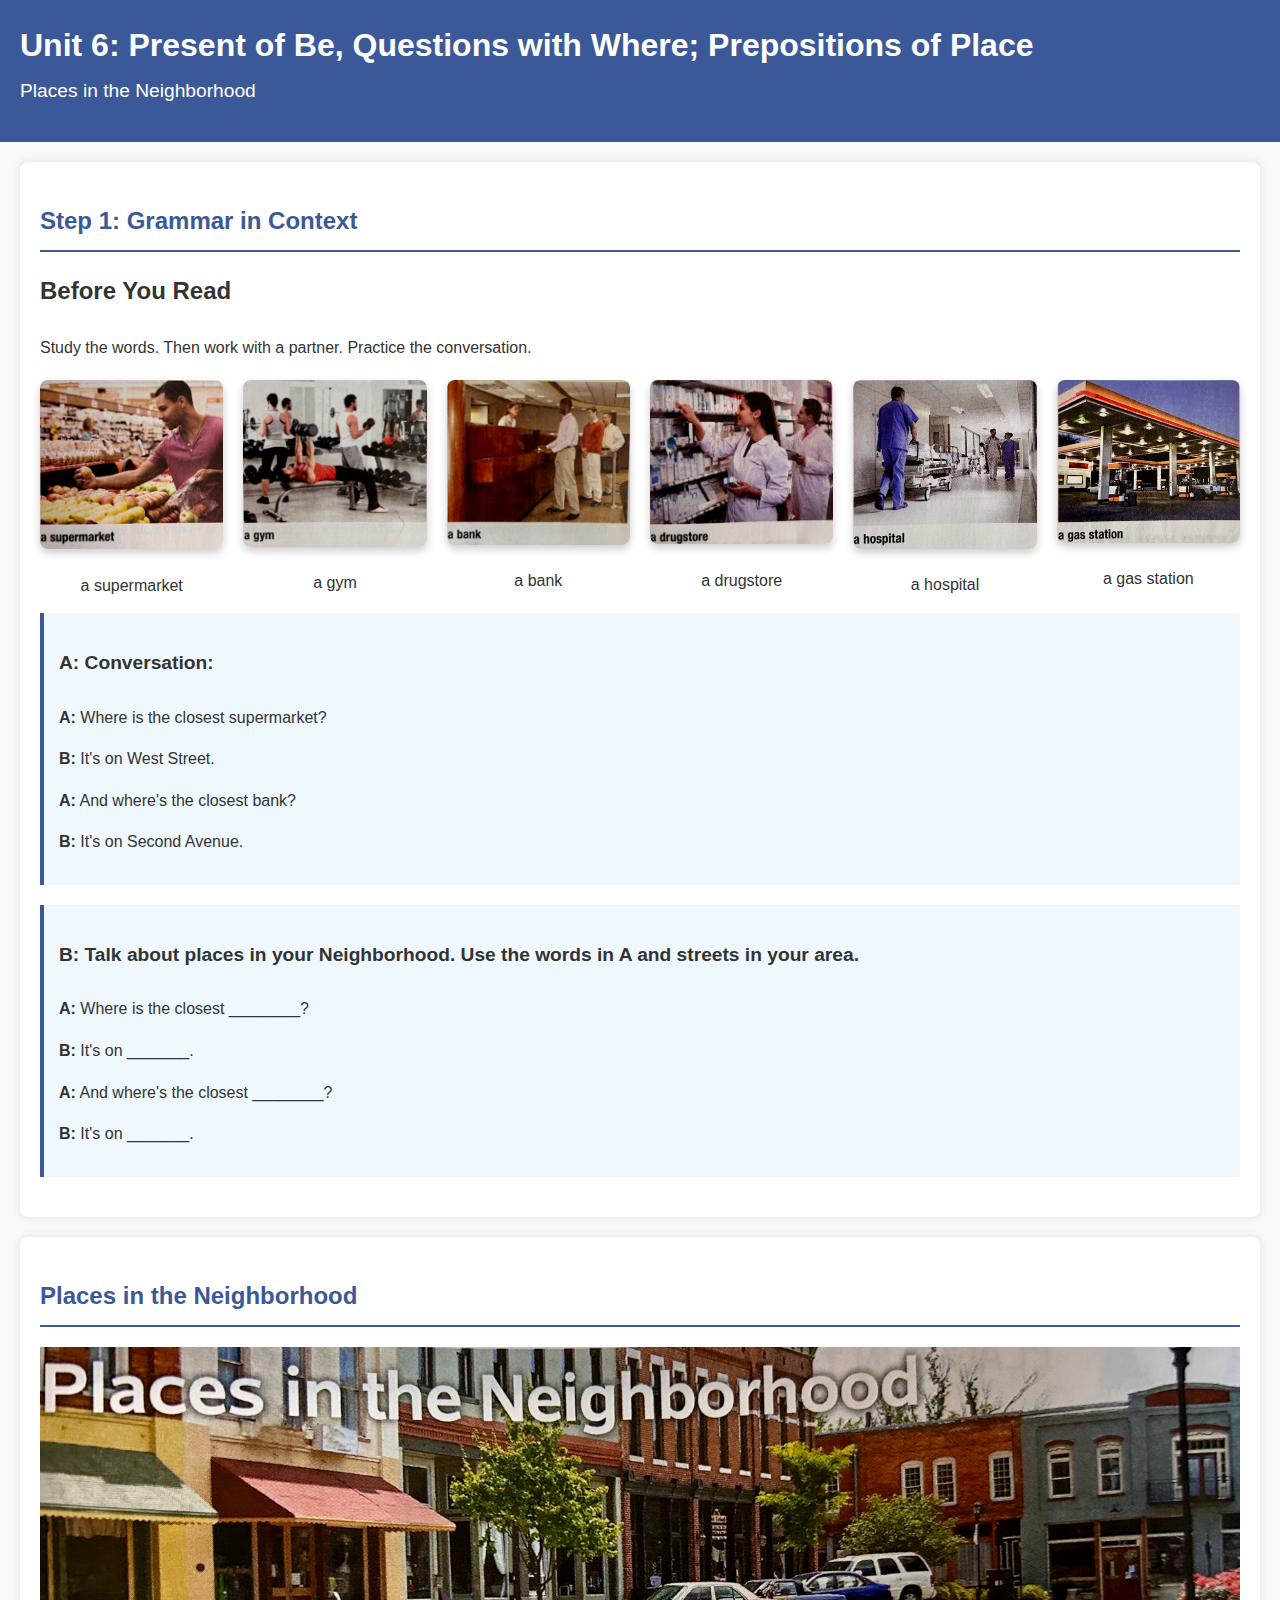
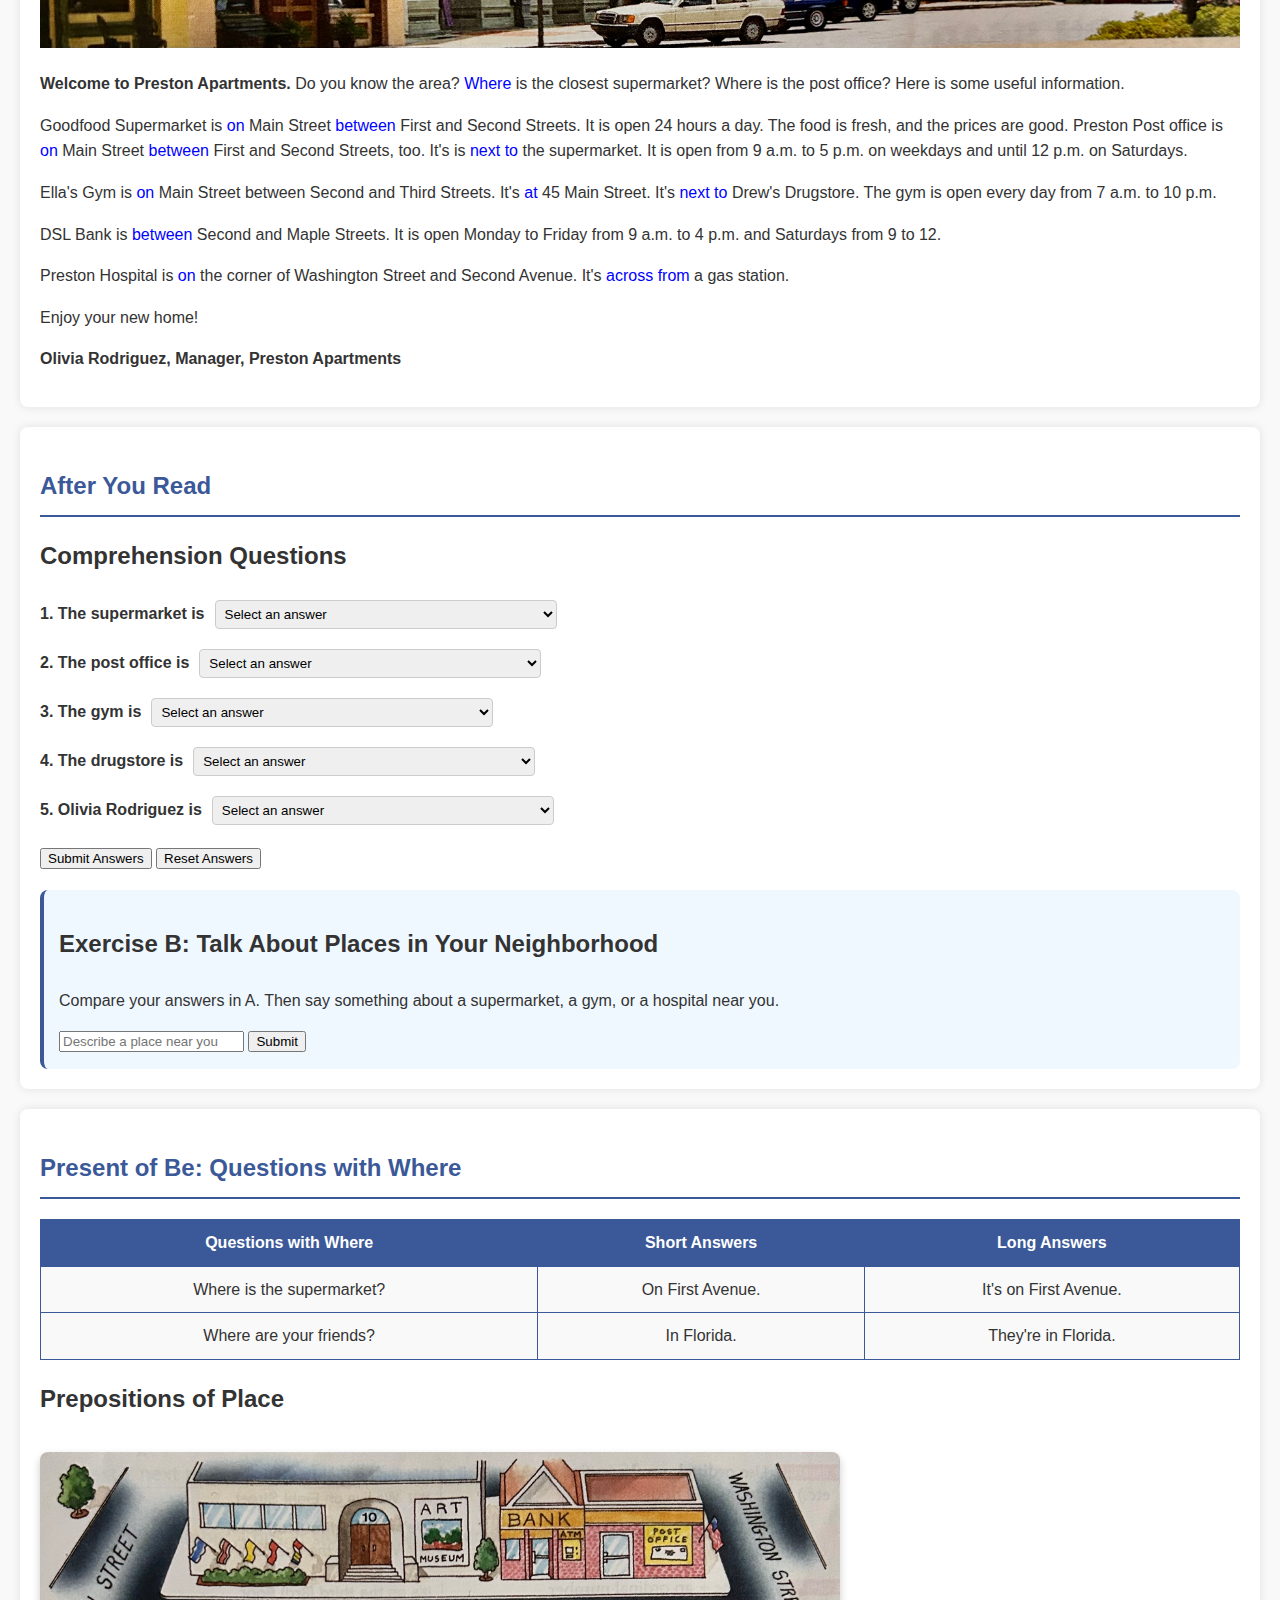
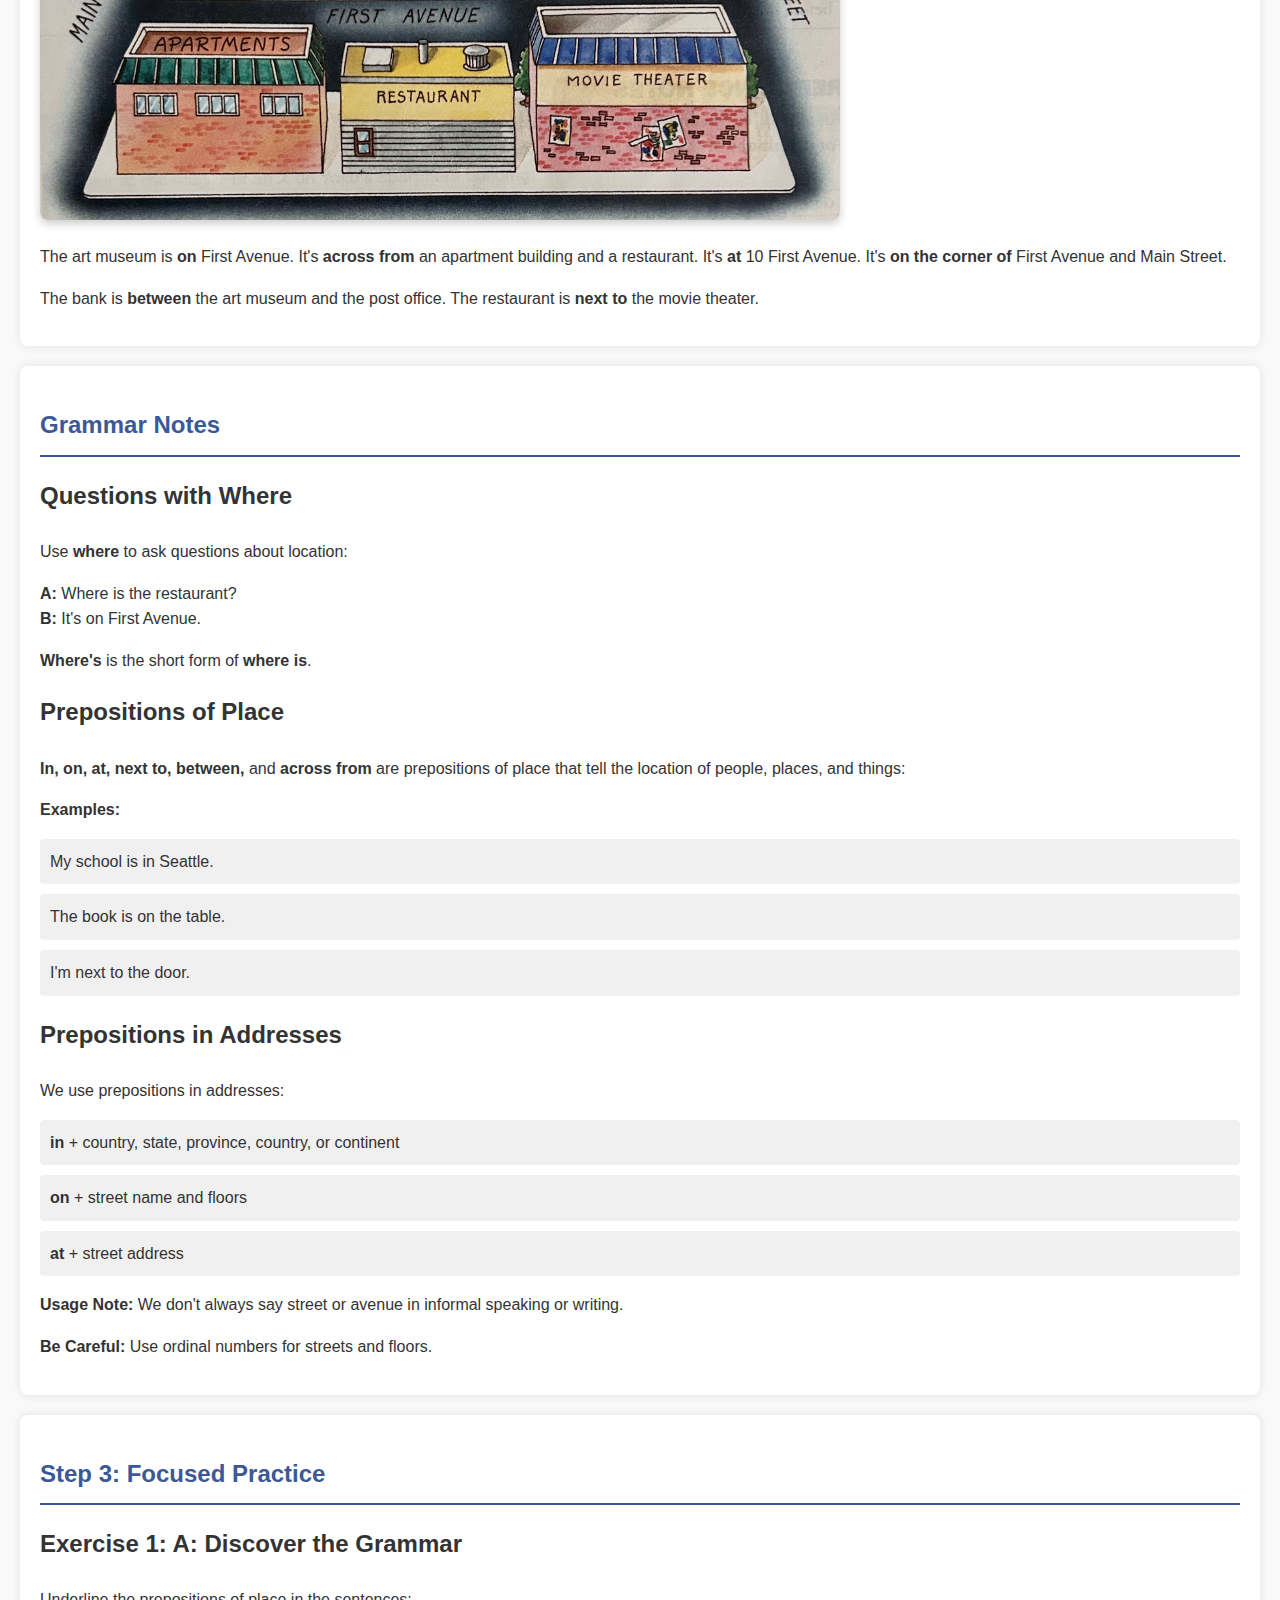
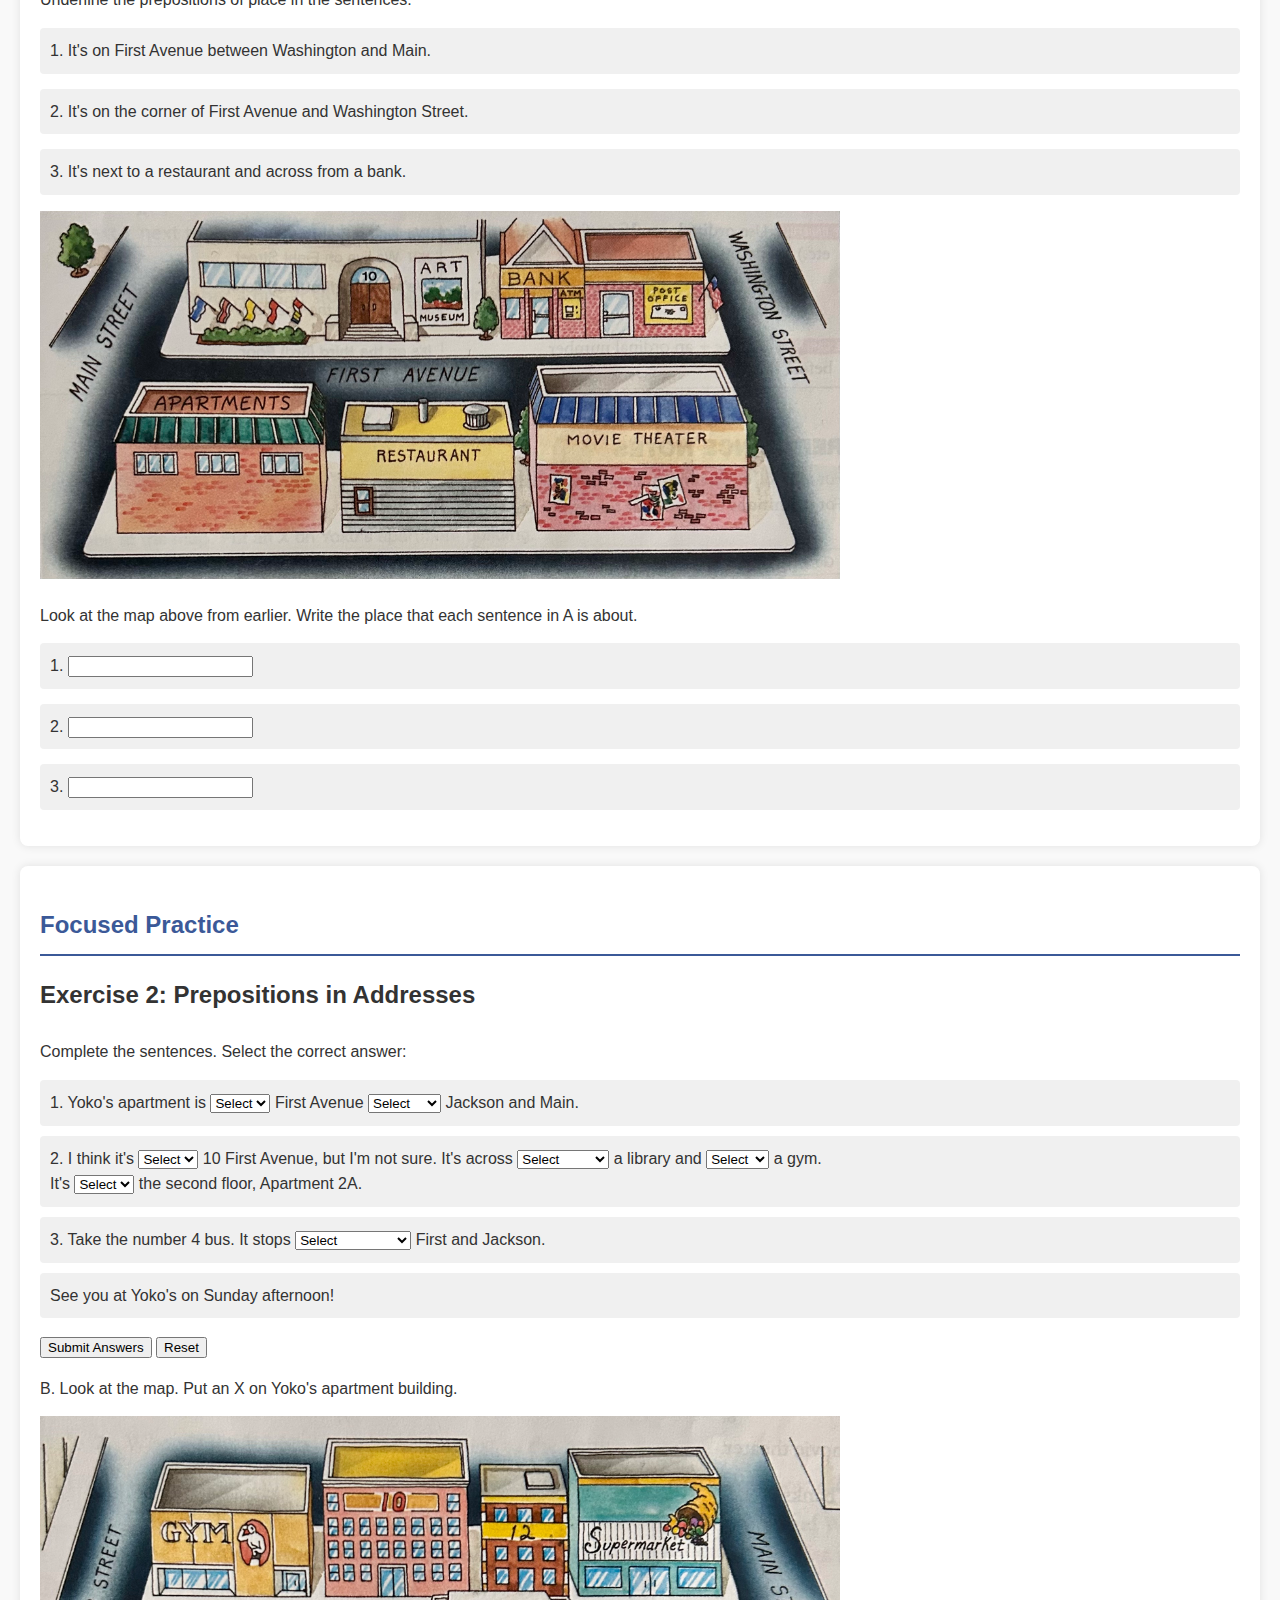
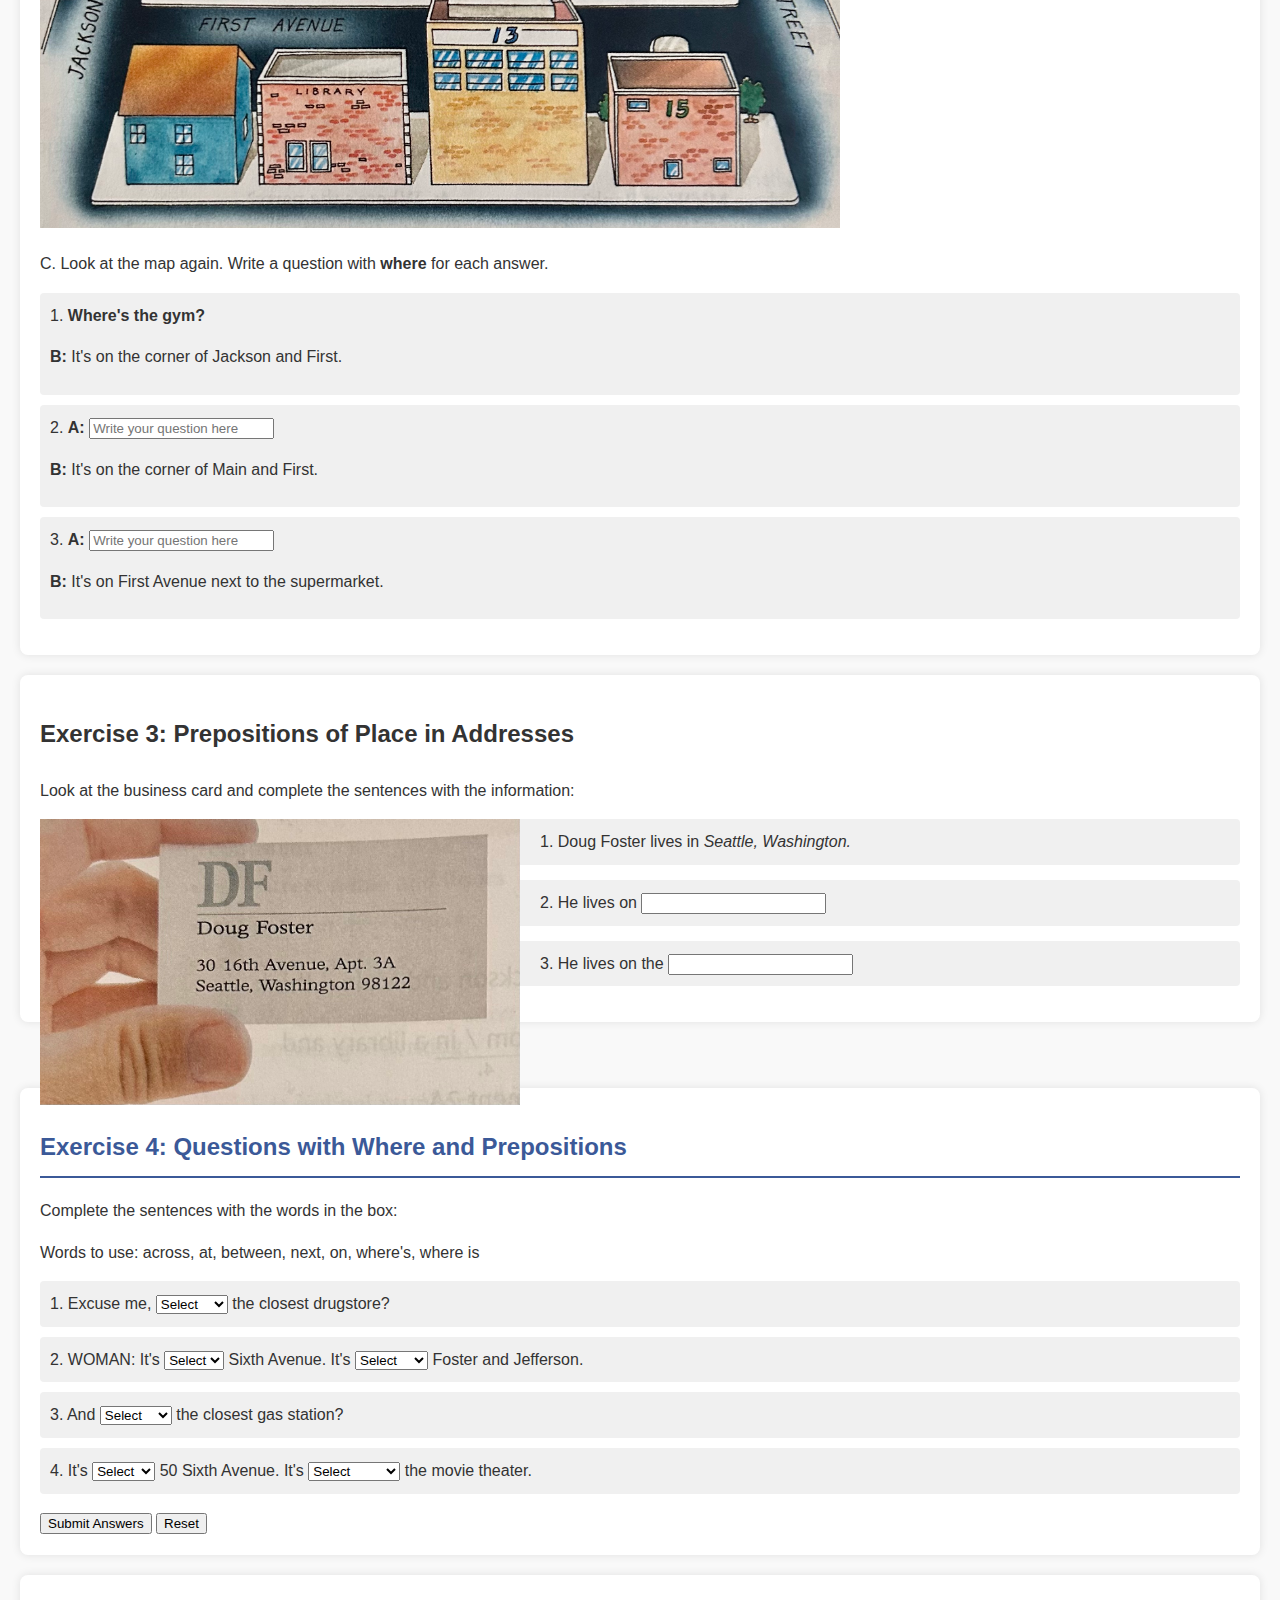
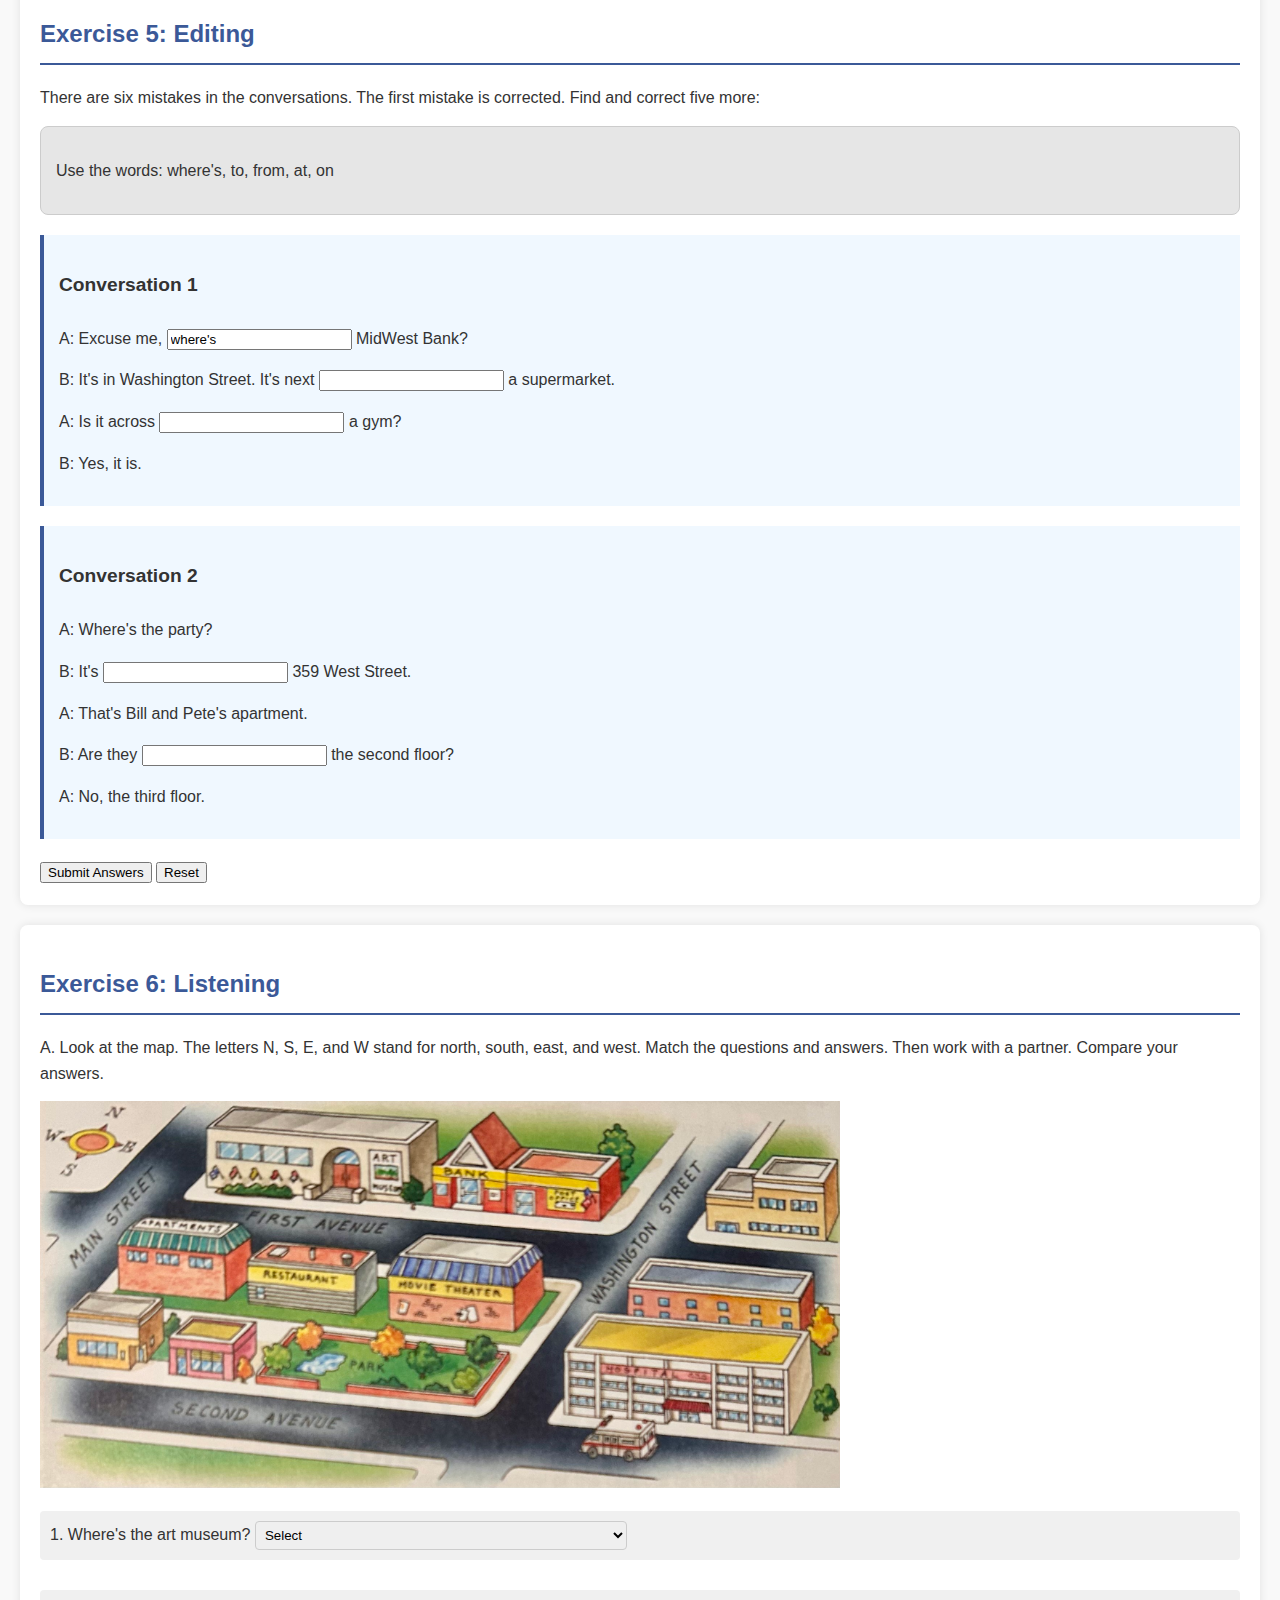
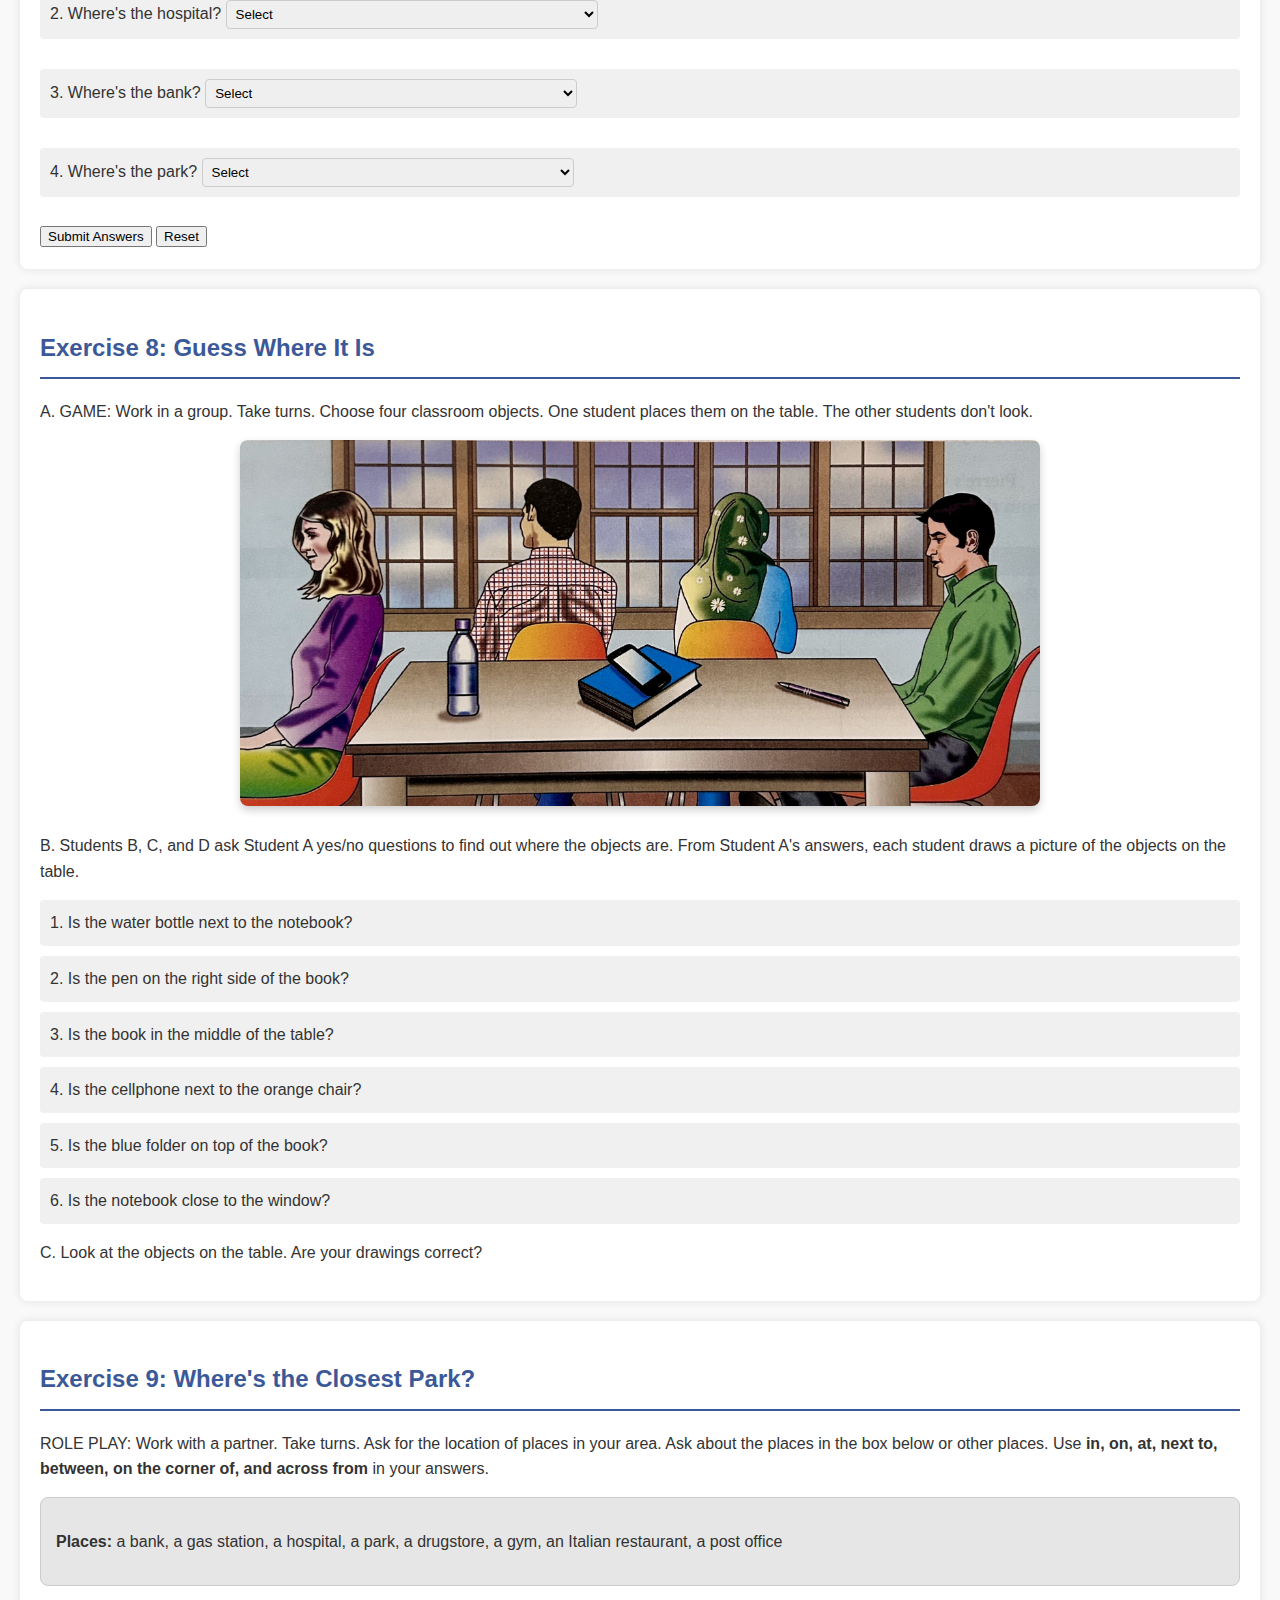
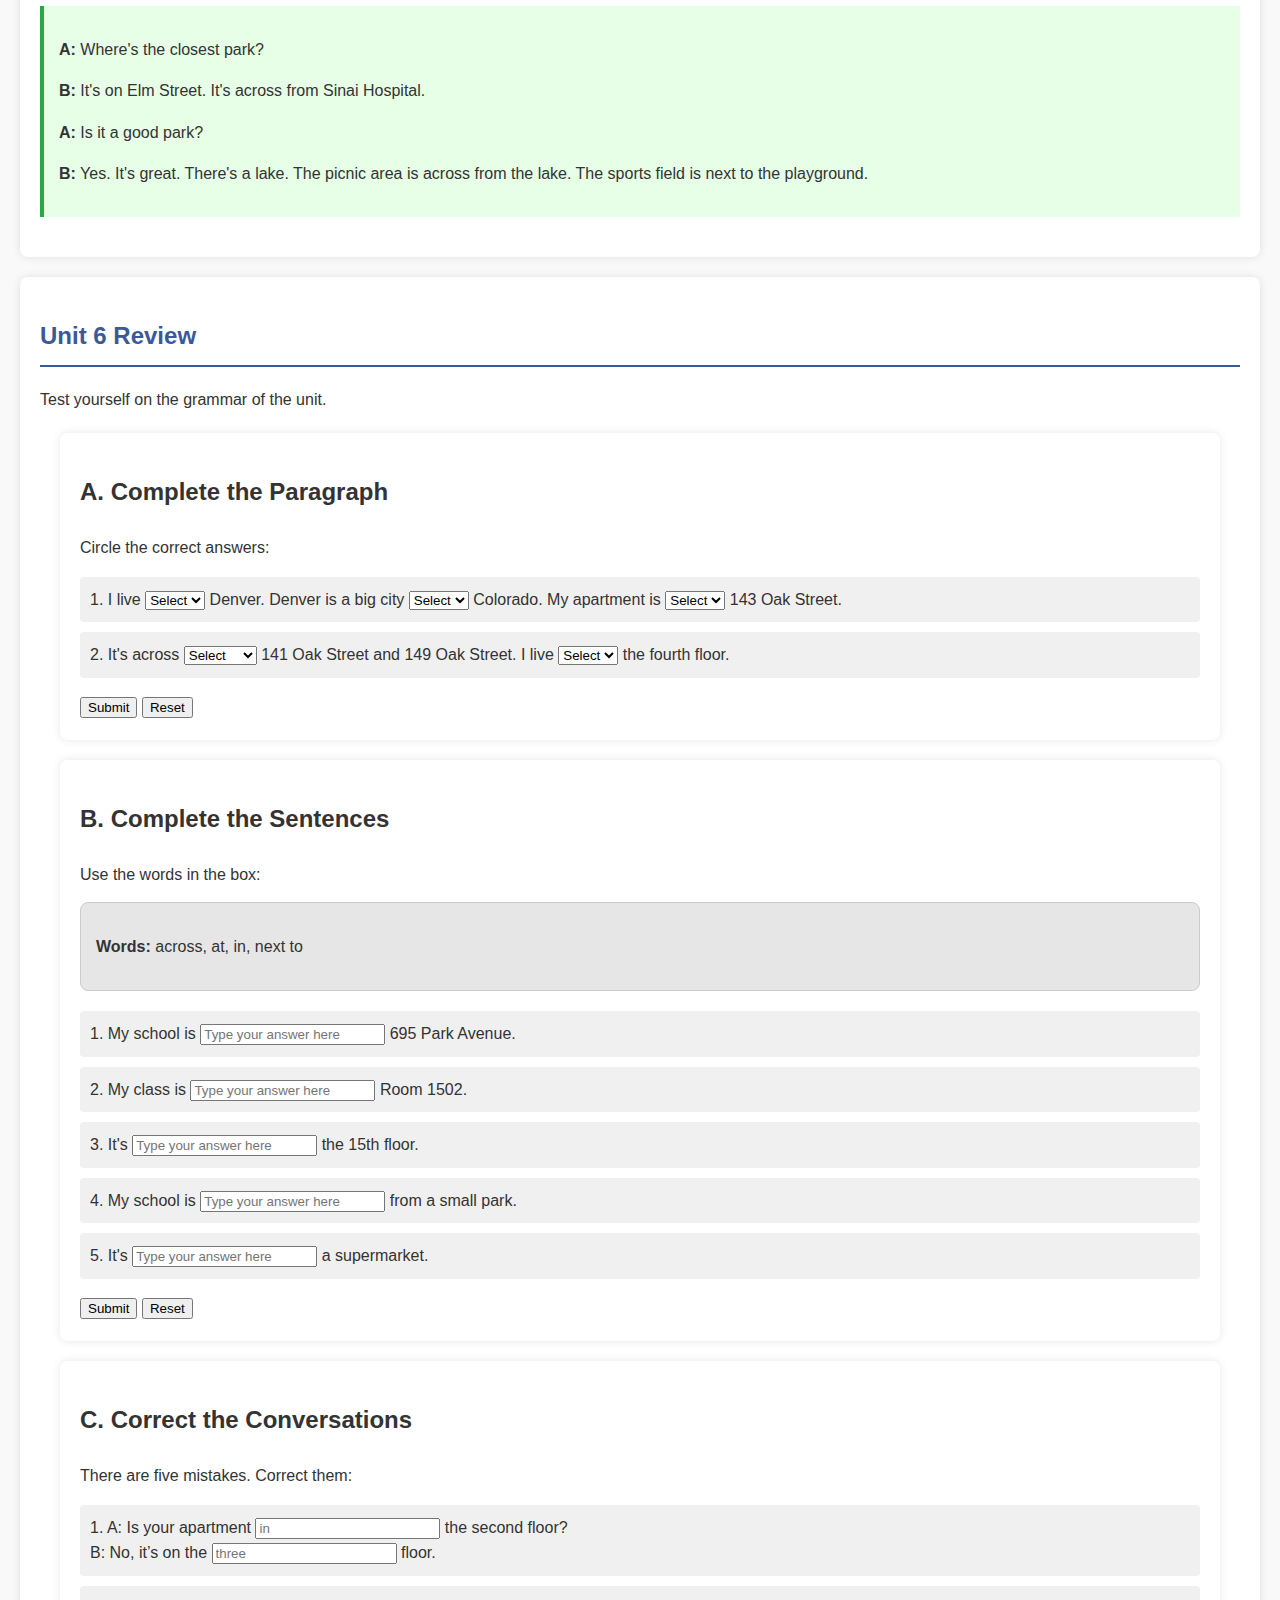
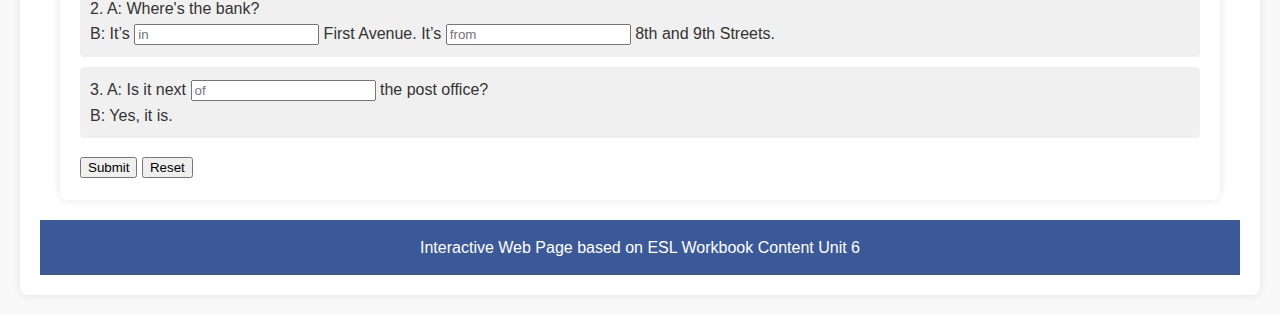
<file: unit6.html>
<!-- HTML File for Interactive Web Page -->
<!DOCTYPE html>
<html lang="en">
  <head>
    <meta charset="UTF-8" />
    <meta name="viewport" content="width=device-width, initial-scale=1.0" />
    <link rel="stylesheet" href="styles6.css" />
    <title>Places in the Neighborhood - Interactive Web Page</title>
  </head>
  <body>
    <header>
      <div class="unit-header">
        <h1>
          Unit 6: Present of Be, Questions with Where; Prepositions of Place
        </h1>
        <p>Places in the Neighborhood</p>
      </div>
    </header>

    <section id="grammar-in-context">
      <h2>Step 1: Grammar in Context</h2>
      <div class="before-you-read">
        <h3>Before You Read</h3>
        <p>
          Study the words. Then work with a partner. Practice the conversation.
        </p>
        <div class="vocabulary">
          <div class="image-grid">
            <div class="image-item">
              <img src="images_unit6/supermarket.jpeg" alt="A supermarket" />
              <p>a supermarket</p>
            </div>
            <div class="image-item">
              <img src="images_unit6/gym.jpeg" alt="A gym" />
              <p>a gym</p>
            </div>
            <div class="image-item">
              <img src="images_unit6/bank.jpeg" alt="A bank" />
              <p>a bank</p>
            </div>
            <div class="image-item">
              <img src="images_unit6/drugstore.jpeg" alt="A drugstore" />
              <p>a drugstore</p>
            </div>
            <div class="image-item">
              <img src="images_unit6/hospital.jpeg" alt="A hospital" />
              <p>a hospital</p>
            </div>
            <div class="image-item">
              <img src="images_unit6/gasstation.jpeg" alt="A gas station" />
              <p>a gas station</p>
            </div>
          </div>
        </div>
        <div class="conversation-example">
          <h4>A: Conversation:</h4>
          <p><strong>A:</strong> Where is the closest supermarket?</p>
          <p><strong>B:</strong> It's on West Street.</p>
          <p><strong>A:</strong> And where's the closest bank?</p>
          <p><strong>B:</strong> It's on Second Avenue.</p>
        </div>
        <div class="conversation-example">
          <h4>
            B: Talk about places in your Neighborhood. Use the words in A and
            streets in your area.
          </h4>
          <p><strong>A:</strong> Where is the closest ________?</p>
          <p><strong>B:</strong> It's on _______.</p>
          <p><strong>A:</strong> And where's the closest ________?</p>
          <p><strong>B:</strong> It's on _______.</p>
        </div>
      </div>
    </section>

    <section id="reading-section">
      <h2>Places in the Neighborhood</h2>
      <div class="reading-content">
        <img
          src="images_unit6/neighborhood.jpeg"
          alt="A neighborhood"
          class="neighborhood-image"
        />
        <p>
          <b>Welcome to Preston Apartments.</b> Do you know the area?
          <span style="color: blue">Where</span> is the closest supermarket?
          Where is the post office? Here is some useful information.
        </p>
        <div class="info-text">
          <p>
            Goodfood Supermarket is <span style="color: blue">on</span> Main
            Street <span style="color: blue">between</span> First and Second
            Streets. It is open 24 hours a day. The food is fresh, and the
            prices are good. Preston Post office is
            <span style="color: blue">on</span> Main Street
            <span style="color: blue">between</span> First and Second Streets,
            too. It's is <span style="color: blue">next to</span> the
            supermarket. It is open from 9 a.m. to 5 p.m. on weekdays and until
            12 p.m. on Saturdays.
          </p>

          <p>
            Ella's Gym is <span style="color: blue">on</span> Main Street
            between Second and Third Streets. It's
            <span style="color: blue">at</span> 45 Main Street. It's
            <span style="color: blue">next to</span> Drew's Drugstore. The gym
            is open every day from 7 a.m. to 10 p.m.
          </p>

          <p>
            DSL Bank is <span style="color: blue">between</span> Second and
            Maple Streets. It is open Monday to Friday from 9 a.m. to 4 p.m. and
            Saturdays from 9 to 12.
          </p>

          <p>
            Preston Hospital is <span style="color: blue">on</span> the corner
            of Washington Street and Second Avenue. It's
            <span style="color: blue">across from</span> a gas station.
          </p>

          <p>Enjoy your new home!</p>
          <p><strong>Olivia Rodriguez, Manager, Preston Apartments</strong></p>
        </div>
      </div>
    </section>

    <section id="after-you-read">
      <h2>After You Read</h2>
      <div class="comprehension">
        <h3>Comprehension Questions</h3>
        <div class="matching-game">
          <div class="match-item">
            <label for="supermarket">1. The supermarket is</label>
            <select id="supermarket" data-correct="d">
              <option value="">Select an answer</option>
              <option value="a">a. the manager of Preston Apartments</option>
              <option value="b">b. next to the gym</option>
              <option value="c">
                c. on Main Street between Second and Third Streets
              </option>
              <option value="d">d. next to the post office</option>
              <option value="e">e. open on Saturday until noon</option>
            </select>
          </div>
          <div class="match-item">
            <label for="post-office">2. The post office is</label>
            <select id="post-office" data-correct="e">
              <option value="">Select an answer</option>
              <option value="a">a. the manager of Preston Apartments</option>
              <option value="b">b. next to the gym</option>
              <option value="c">
                c. on Main Street between Second and Third Streets
              </option>
              <option value="d">d. next to the post office</option>
              <option value="e">e. open on Saturday until noon</option>
            </select>
          </div>
          <div class="match-item">
            <label for="gym">3. The gym is</label>
            <select id="gym" data-correct="c">
              <option value="">Select an answer</option>
              <option value="a">a. the manager of Preston Apartments</option>
              <option value="b">b. next to the gym</option>
              <option value="c">
                c. on Main Street between Second and Third Streets
              </option>
              <option value="d">d. next to the post office</option>
              <option value="e">e. open on Saturday until noon</option>
            </select>
          </div>
          <div class="match-item">
            <label for="drugstore">4. The drugstore is</label>
            <select id="drugstore" data-correct="b">
              <option value="">Select an answer</option>
              <option value="a">a. the manager of Preston Apartments</option>
              <option value="b">b. next to the gym</option>
              <option value="c">
                c. on Main Street between Second and Third Streets
              </option>
              <option value="d">d. next to the post office</option>
              <option value="e">e. open on Saturday until noon</option>
            </select>
          </div>
          <div class="match-item">
            <label for="olivia">5. Olivia Rodriguez is</label>
            <select id="olivia" data-correct="a">
              <option value="">Select an answer</option>
              <option value="a">a. the manager of Preston Apartments</option>
              <option value="b">b. next to the gym</option>
              <option value="c">
                c. on Main Street between Second and Third Streets
              </option>
              <option value="d">d. next to the post office</option>
              <option value="e">e. open on Saturday until noon</option>
            </select>
          </div>
          <div class="exercise-2-buttons">
          <button id="submit-matching-game">Submit Answers</button>
          <button id="reset-matching-game">Reset Answers</button>
        </div>
      </div>
      <div class="exercise-b">
        <h3>Exercise B: Talk About Places in Your Neighborhood</h3>
        <p>
          Compare your answers in A. Then say something about a supermarket, a
          gym, or a hospital near you.
        </p>
        <input type="text" placeholder="Describe a place near you" />
        <button id="submit-exercise-b">Submit</button>
      </div>
    </section>
    <section id="present-of-be">
        <h2>Present of Be: Questions with Where</h2>
        <div class="questions-with-where">
            <table>
                <thead>
                    <tr>
                        <th>Questions with Where</th>
                        <th>Short Answers</th>
                        <th>Long Answers</th>
                    </tr>
                </thead>
                <tbody>
                    <tr>
                        <td>Where is the supermarket?</td>
                        <td>On First Avenue.</td>
                        <td>It's on First Avenue.</td>
                    </tr>
                    <tr>
                        <td>Where are your friends?</td>
                        <td>In Florida.</td>
                        <td>They're in Florida.</td>
                    </tr>
                </tbody>
            </table>
        </div>
        <div class="prepositions-of-place">
            <h3>Prepositions of Place</h3>
            <img src="images_unit6/prepositionOfPlace.jpeg" alt="Map showing prepositions of place" class="place-image">
            <div class="prepositions-of-place-text">
            <p>The art museum is <b>on</b> First Avenue. It's <b>across from</b> an apartment building and a restaurant. It's <b>at</b> 10 First Avenue. It's <b>on the corner of</b> First Avenue and Main Street.</p>
            <p>The bank is <b>between</b> the art museum and the post office. The restaurant is <b>next to</b> the movie theater.</p>
            </div>
        </div>
    </section>
    <section id="grammar-notes">
      <h2>Grammar Notes</h2>
      <div class="grammar-details">
        <div class="note">
          <h3>Questions with Where</h3>
          <p>Use <strong>where</strong> to ask questions about location:</p>
          <p>
            <strong>A:</strong> Where is the restaurant?<br />
            <strong>B:</strong> It's on First Avenue.
          </p>
          <p>
            <strong>Where's</strong> is the short form of
            <strong>where is</strong>.
          </p>
        </div>
        <div class="note">
          <h3>Prepositions of Place</h3>
          <p>
            <strong>In, on, at, next to, between,</strong> and
            <strong>across from</strong> are prepositions of place that tell the
            location of people, places, and things:
          </p>
          <p><strong>Examples:</strong></p>
          <ul>
            <li>My school is in Seattle.</li>
            <li>The book is on the table.</li>
            <li>I'm next to the door.</li>
          </ul>
        </div>
        <div class="note">
          <h3>Prepositions in Addresses</h3>
          <p>We use prepositions in addresses:</p>
          <ul>
            <li>
              <strong>in</strong> + country, state, province, country, or
              continent
            </li>
            <li><strong>on</strong> + street name and floors</li>
            <li><strong>at</strong> + street address</li>
          </ul>
          <p>
            <strong>Usage Note:</strong> We don't always say street or avenue in
            informal speaking or writing.
          </p>
          <p>
            <strong>Be Careful:</strong> Use ordinal numbers for streets and
            floors.
          </p>
        </div>
      </div>
    </section>

    <section id="focused-practice">
      <h2>Step 3: Focused Practice</h2>
      <div class="exercise">
        <h3>Exercise 1: A: Discover the Grammar</h3>
        <p>Underline the prepositions of place in the sentences:</p>
        <ul>
          <li>1. It's on First Avenue between Washington and Main.</li>
          <li>2. It's on the corner of First Avenue and Washington Street.</li>
          <li>3. It's next to a restaurant and across from a bank.</li>
        </ul>

        <img src="images_unit6/prepositionOfPlace.jpeg" alt="Map showing prepositions of place" class="place-image">
        <p>Look at the map above from earlier. Write the place that each sentence in A is about.</p>
        <ul>
          <li>1.  <input type="text" ></li>
          <li>2.  <input type="text" ></li>
          <li>3.  <input type="text" ></li>
        </ul>
    </section>
        <section id="focused-practice-exercise-2">
            <h2>Focused Practice</h2>
            <h3>Exercise 2: Prepositions in Addresses</h3>
            <p>Complete the sentences. Select the correct answer:</p>
           
            <ul>
              <li>
                1. Yoko's apartment is 
                <select data-correct="on">
                  <option value="">Select</option>
                  <option value="in">in</option>
                  <option value="on">on</option>
                </select> First Avenue 
                <select data-correct="between">
                  <option value="">Select</option>
                  <option value="between">between</option>
                  <option value="in">in</option>
                </select> Jackson and Main.
              </li>
              <li>
                2. I think it's 
                <select data-correct="at">
                  <option value="">Select</option>
                  <option value="at">at</option>
                  <option value="on">on</option>
                </select> 10 First Avenue, but I'm not sure. It's across 
                <select data-correct="across from">
                  <option value="">Select</option>
                  <option value="across from">across from</option>
                  <option value="in">in</option>
                </select> a library and 
                <select data-correct="next to">
                  <option value="">Select</option>
                  <option value="next">next</option>
                  <option value="next to">next to</option>
                </select> a gym.<br> It's
                <select data-correct="on">
                  <option value="">Select</option>
                  <option value="next">in</option>
                  <option value="next to">on</option>
                </select> the second floor, Apartment 2A. 
              </li>
              <li>
                3. Take the number 4 bus. It stops 
                <select data-correct="on the corner of">
                  <option value="">Select</option>
                  <option value="on the corner of">on the corner of</option>
                  <option value="next to">next to</option>
                </select> First and Jackson.
              </li>
              <li>
                See you at Yoko's on Sunday afternoon!
              </li>
            </ul>
            <div class="exercise-2-buttons">
                <button id="submit-exercise-2">Submit Answers</button>
                <button id="reset-exercise-2">Reset</button>
            </div>
            
            <p>B. Look at the map. Put an X on Yoko's apartment building.</p>
        <div class="map-image">
            <!-- Image placeholder for Yoko's apartment map -->
            <img src="images_unit6/Exercise2-image.jpeg" alt="Map showing Yoko's apartment building" class="place-image">
        </div>
        <p>C. Look at the map again. Write a question with <strong>where</strong> for each answer.</p>
        <ul>
          <li>
            1. <strong>Where's the gym?</strong>
            <p><strong>B:</strong> It's on the corner of Jackson and First.</p>
          </li>
          <li>
            2. <strong>A:</strong> <input type="text" placeholder="Write your question here">
            <p><strong>B:</strong> It's on the corner of Main and First.</p>
          </li>
          <li>
            3. <strong>A:</strong> <input type="text" placeholder="Write your question here">
            <p><strong>B:</strong> It's on First Avenue next to the supermarket.</p>
          </li>
        </ul>
</section>
        <section id="focused-practice">
        <h3>Exercise 3: Prepositions of Place in Addresses</h3>
        <p>
          Look at the business card and complete the sentences with the
          information:
        </p>
        <div class="exercise-3a-list">
        <img src="images_unit6/businessCard.jpeg" alt="business card with information" class="business-card-image">
        <ul >
          <li>1. Doug Foster lives in <em>Seattle, Washington.</em></li>
          <li>2. He lives on <input type="text"></li>
          <li>3. He lives on the <input type="text"></li>
        </ul>
        </div>
        </section><br>
        <section id="exercise-4">
            <h2>Exercise 4: Questions with Where and Prepositions</h2>
            <p>Complete the sentences with the words in the box:</p>
            <div class="word-bank">
                <p>Words to use: across, at, between, next, on, where's, where is</p>
            </div>
            <ul>
                <li>
                    1. Excuse me, 
                    <select data-correct="where is">
                        <option value="">Select</option>
                        <option value="where's">where's</option>
                        <option value="where is">where is</option>
                    </select> the closest drugstore?
                </li>
                <li>
                    2. WOMAN: It's 
                    <select data-correct="on">
                        <option value="">Select</option>
                        <option value="on">on</option>
                        <option value="next">next</option>
                    </select> Sixth Avenue. It's 
                    <select data-correct="between">
                        <option value="">Select</option>
                        <option value="between">between</option>
                        <option value="next to">next to</option>
                    </select> Foster and Jefferson.
                </li>
                <li>
                    3. And 
                    <select data-correct="where's">
                        <option value="">Select</option>
                        <option value="where's">where's</option>
                        <option value="where is">where is</option>
                    </select> the closest gas station?
                </li>
                <li>
                    4. It's 
                    <select data-correct="on">
                        <option value="">Select</option>
                        <option value="on">on</option>
                        <option value="next to">next to</option>
                    </select> 50 Sixth Avenue. It's 
                    <select data-correct="across from">
                        <option value="">Select</option>
                        <option value="across from">across from</option>
                        <option value="between">between</option>
                    </select> the movie theater.
                </li>
            </ul>
            <div class="exercise-4-buttons">
                <button id="submit-exercise-4">Submit Answers</button>
                <button id="reset-exercise-4">Reset</button>
            </div>
        </section>
        
        <section id="exercise-5">
            <h2>Exercise 5: Editing</h2>
            <p>There are six mistakes in the conversations. The first mistake is corrected. Find and correct five more:</p>
            <div class="word-box">
              <p>Use the words: where's, to, from, at, on</p>
            </div>
            <div class="conversation-editing">
                <h4>Conversation 1</h4>
                <p>A: Excuse me, <input type="text" id="q1" value="where's"> MidWest Bank?</p>
                <p>B: It's in Washington Street. It's next <input type="text" id="q2" value=""> a supermarket.</p>
                <p>A: Is it across <input type="text" id="q3" value=""> a gym?</p>
                <p>B: Yes, it is.</p>
            </div>
            <div class="conversation-editing">
                <h4>Conversation 2</h4>
                <p>A: Where's the party?</p>
                <p>B: It's <input type="text" id="q4" value=""> 359 West Street.</p>
                <p>A: That's Bill and Pete's apartment.</p>
                <p>B: Are they <input type="text" id="q5" value=""> the second floor?</p>
                <p>A: No, the third floor.</p>
            </div>
            <div class="exercise-5-buttons">
                <button id="submit-exercise-5">Submit Answers</button>
                <button id="reset-exercise-5">Reset</button>
            </div>
        </section>
        

       

        <section id="exercise-6">
            <h2>Exercise 6: Listening</h2>
            <p>A. Look at the map. The letters N, S, E, and W stand for north, south, east, and west. Match the questions and answers. Then work with a partner. Compare your answers.</p>
            <div class="map-image">
                <!-- Image placeholder for map -->
                <img src="images_unit6/exercise6-map.jpeg" alt="Map showing locations in the neighborhood" class="place-image">
            </div>
            <ul class="matching-game">
                <li>
                    1. Where's the art museum? 
                    <select data-correct="a">
                        <option value="">Select</option>
                        <option value="a">a. It's across from the hospital.</option>
                        <option value="b">b. It's next to the bank.</option>
                        <option value="c">c. It's between the art museum and the post office.</option>
                        <option value="d">d. It's on the northeast corner of Second and Washington.</option>
                    </select>
                </li>
                <li>
                    2. Where's the hospital? 
                    <select data-correct="b">
                        <option value="">Select</option>
                        <option value="a">a. It's across from the hospital.</option>
                        <option value="b">b. It's next to the bank.</option>
                        <option value="c">c. It's between the art museum and the post office.</option>
                        <option value="d">d. It's on the northeast corner of Second and Washington.</option>
                    </select>
                </li>
                <li>
                    3. Where's the bank? 
                    <select data-correct="c">
                        <option value="">Select</option>
                        <option value="a">a. It's across from the hospital.</option>
                        <option value="b">b. It's next to the bank.</option>
                        <option value="c">c. It's between the art museum and the post office.</option>
                        <option value="d">d. It's on the northeast corner of Second and Washington.</option>
                    </select>
                </li>
                <li>
                    4. Where's the park? 
                    <select data-correct="d">
                        <option value="">Select</option>
                        <option value="a">a. It's across from the hospital.</option>
                        <option value="b">b. It's next to the bank.</option>
                        <option value="c">c. It's between the art museum and the post office.</option>
                        <option value="d">d. It's on the northeast corner of Second and Washington.</option>
                    </select>
                </li>
            </ul>
            <div class="exercise-6-buttons">
                <button id="submit-exercise-6">Submit Answers</button>
                <button id="reset-exercise-6">Reset</button>
            </div>
        </section>
        

        <section id="exercise-8">
            <h2>Exercise 8: Guess Where It Is</h2>
            <p>A. GAME: Work in a group. Take turns. Choose four classroom objects. One student places them on the table. The other students don't look.</p>
            <div class="image-container">
                <!-- Image placeholder for Guess Where It Is -->
                <img src="images_unit6/exercise8-objects-min.jpeg" alt="Objects on the table" class="place-image">
            </div>
            <p>B. Students B, C, and D ask Student A yes/no questions to find out where the objects are. From Student A's answers, each student draws a picture of the objects on the table.</p>
            <ul>
                <li>1. Is the water bottle next to the notebook?</li>
                <li>2. Is the pen on the right side of the book?</li>
                <li>3. Is the book in the middle of the table?</li>
                <li>4. Is the cellphone next to the orange chair?</li>
                <li>5. Is the blue folder on top of the book?</li>
                <li>6. Is the notebook close to the window?</li>
            </ul>
            <p>C. Look at the objects on the table. Are your drawings correct?</p>
        </section>
        
        <section id="exercise-9">
            <h2>Exercise 9: Where's the Closest Park?</h2>
            <p>ROLE PLAY: Work with a partner. Take turns. Ask for the location of places in your area. Ask about the places in the box below or other places. Use <strong>in, on, at, next to, between, on the corner of, and across from</strong> in your answers.</p>
            <div class="word-box">
                <p><strong>Places:</strong> a bank, a gas station, a hospital, a park, a drugstore, a gym, an Italian restaurant, a post office</p>
            </div>
            <div class="example-conversation">
                <p><strong>A:</strong> Where's the closest park?</p>
                <p><strong>B:</strong> It's on Elm Street. It's across from Sinai Hospital.</p>
                <p><strong>A:</strong> Is it a good park?</p>
                <p><strong>B:</strong> Yes. It's great. There's a lake. The picnic area is across from the lake. The sports field is next to the playground.</p>
            </div>
        </section>
        <section id="unit-6-review">
            <h2>Unit 6 Review</h2>
            <p>Test yourself on the grammar of the unit.</p>
        
            <!-- Section A: Complete the Paragraph -->
            <section id="review-a">
                <h3>A. Complete the Paragraph</h3>
                <p>Circle the correct answers:</p>
                <ul>
                    <li>
                        1. I live 
                        <select data-correct="in">
                            <option value="">Select</option>
                            <option value="in">in</option>
                            <option value="at">at</option>
                        </select> Denver. Denver is a big city 
                        <select data-correct="in">
                            <option value="">Select</option>
                            <option value="in">in</option>
                            <option value="on">on</option>
                        </select> Colorado. My apartment is 
                        <select data-correct="at">
                            <option value="">Select</option>
                            <option value="in">in</option>
                            <option value="at">at</option>
                        </select> 143 Oak Street.
                    </li>
                    <li>
                        2. It's across 
                        <select data-correct="from">
                            <option value="">Select</option>
                            <option value="from">from</option>
                            <option value="between">between</option>
                        </select> 141 Oak Street and 149 Oak Street. I live 
                        <select data-correct="on">
                            <option value="">Select</option>
                            <option value="on">on</option>
                            <option value="in">in</option>
                        </select> the fourth floor.
                    </li>
                </ul>
                <div class="exercise-a-buttons">
                  <button id="submit-review-a">Submit</button>
                  <button id="reset-review-a">Reset</button>
              </div>
              
            </section>
        
            <!-- Section B: Complete the Sentences -->
            <section id="review-b">
                <h3>B. Complete the Sentences</h3>
                <p>Use the words in the box:</p>
                <div class="word-box">
                    <p><strong>Words:</strong> across, at, in, next to</p>
                </div>
                <ul>
                    <li>1. My school is <input type="text" placeholder="Type your answer here" id="b1"> 695 Park Avenue.</li>
                    <li>2. My class is <input type="text" placeholder="Type your answer here" id="b2"> Room 1502.</li>
                    <li>3. It's <input type="text" placeholder="Type your answer here" id="b3"> the 15th floor.</li>
                    <li>4. My school is <input type="text" placeholder="Type your answer here" id="b4"> from a small park.</li>
                    <li>5. It's <input type="text" placeholder="Type your answer here" id="b5"> a supermarket.</li>
                </ul>
                <div class="exercise-b-buttons">
                    <button onclick="checkAnswersB()">Submit</button>
                    <button onclick="resetAnswersB()">Reset</button>
                </div>
            </section>
        
           <!-- Section C: Correct the Conversations -->
<section id="review-c">
  <h3>C. Correct the Conversations</h3>
  <p>There are five mistakes. Correct them:</p>
  <ul>
      <li>
          1. A: Is your apartment 
          <input type="text" placeholder="in" id="c1a"> the second floor?
          <br>
          B: No, it’s on the
          <input type="text" placeholder="three" id="c1b"> floor.
      </li>
      <li>
          2. A: Where's the bank?
          <br>
          B: It’s 
          <input type="text" placeholder="in" id="c2a"> First Avenue. It’s 
          <input type="text" placeholder="from" id="c2b"> 8th and 9th Streets.
      </li>
      <li>
          3. A: Is it next
          <input type="text" placeholder="of" id="c3a"> the post office?
          <br>
          B: Yes, it is.
      </li>
  </ul>
  <div class="exercise-c-buttons">
      <button onclick="checkAnswersC()">Submit</button>
      <button onclick="resetAnswersC()">Reset</button>
  </div>
</section>


    <footer>
      <p>Interactive Web Page based on ESL Workbook Content Unit 6</p>
    </footer>

    <script src="script6.js"></script>
  </body>
</html>
</file>
<file: main.css>
/* General Styles */
@font-face {
    font-family: 'nevis'; /* Name your font */
    src: url('fonts/Nevis/nevis.ttf') format('nevis'); /* Specify the path to the font file and format */
}

body {
    font-family: 'nevis', sans-serif;
    background-color: #fafdc9aa;
    margin: 0;
    padding: 20px;
    line-height: 1.6;
    overflow-x: hidden; /* Prevents horizontal scrolling */
}

h1 {
    background-color: #4CAF50;
    color: white;
    padding: 10px;
    border-radius: 5px;
    text-align: center;
    font-size: 89px;
    box-shadow: 5px 10px #888888;
    margin: 0 auto;
    margin-bottom: 48px;
}

h1 {
    font-family: nevis, sans-serif;
    text-align: center;
}

.subtitle {
    text-align: center;
    color: rgba(49, 49, 50, 0.841);
    border: solid 2px;
    border-radius: 5px;
    font-size: 36px;
    width: 90%;
    margin: 0 auto;
    margin-bottom: 40px;
}

ul {
    display: flex;
    flex-direction: column;
    justify-content: center;
    padding: 20px;
    margin: 0 auto;
    border-radius: 12px;;
    box-shadow: 5px 10px rgb(137, 137, 137);
}

ul, li {
    list-style: none;
    font-size: 24px;
    background-color: bisque;
    width: 800px
}

li {
    margin: 0 auto;
    padding: 10px;
}

ul li:hover {
    font-size: 32px;
    background-color: rgba(243, 248, 102, 0.71);
    border-radius: 20px;
    width: 98%;
}
</file>
<file: styles3.css>
/* General Styles */
body {
    font-family: Arial, sans-serif;
    background-color: #f5f5f5;
    margin: 0;
    padding: 20px;
    line-height: 1.6;
}

/* Unit 3 Header Styles */
#unit-header {
    background-color: #FDE599; /* Light yellow color from the image */
    padding: 20px;
    border-radius: 8px;
    display: flex;
    justify-content: space-between;
    align-items: flex-start;
    margin-bottom: 20px;
    position: relative;
}

.header-container {
    display: flex;
    justify-content: space-around;
    width: 100%;
}

.unit-info h2 {
    color: #336699; /* Dark blue from the image */
    font-size: 1.8em;
    margin: 0;
}

.unit-info h3 {
    
    font-size: 2.8em;
    margin: 5px 0;
}

.unit-info p {
    font-size: 1.9em;
    font-weight: bold;
    color: #333;
}

.grammar-outcomes {
    margin-left: 20px;
    border: solid .5px bfbfbf1c;
    background-color: #dcd9d96f;
    
}

.grammar-outcomes h4 {
    font-size: 1.2em;
    margin-bottom: 8px;
    padding-left: 10px;
    
}

.grammar-outcomes ul {
    padding-left: 20px;
    padding-right: 10px;
    
}

.grammar-outcomes li {
    font-size: 1em;
    margin-bottom: 5px;
    
}

.step-indicator {
    background-color: #4CAF50; /* Green color from the image */
    padding: 8px 15px;
    border-radius: 8px;
    text-align: center;
    position: absolute;
    bottom: -15px;
    left: 20px;
    color: white;
}

.step-indicator p {
    font-size: 1.1em;
    margin: 0;
}

.step-indicator h4 {
    font-size: 1.4em;
    margin: 5px 0 0;
}

h2 {
    background-color: #4CAF50;
    color: white;
    padding: 10px;
    border-radius: 5px;
    text-align: center;
}

h3 {
    color: #333;
    margin-bottom: 10px;
}

h4 {
    color: #555;
    margin-bottom: 5px;
}

/* Section Layout */
section {
    margin-bottom: 30px;
    background-color: white;
    border-radius: 8px;
    box-shadow: 0 4px 8px rgba(0, 0, 0, 0.1);
    padding: 20px;
}

/* Vocabulary Section */
#vocabulary-section {
    background-color: #e0f7fa;
}

.vocabulary-images {
    display: flex;
    justify-content: space-between;
    align-items: center;
    margin-top: 20px;
    width: 100%;
}
 
.image-container {
    
    padding: 8px;
    margin: 0px 10px;
}

.image-container p {
    margin: 10px 0;
}

.vocabulary-images {
    background-color: none;
    width: 15em;
    height: auto;
}

.vocabulary-images, #boring-img, #boring-img1, #fun-img, #fun-img1{
    width: 15em;
    height: auto;
}

#dirty-image1, #far-img1, #boring-img1, #fun-img1 {
    width: 15.8em;
    height: auto;
}


/* Conversation Section */
.conversation {
    background-color: #fff3e0;
}

.conversation p {
    font-size: 1.2em;
    margin-bottom: 8px;
}

.conversation-exercise p {
    font-size: 1.1em;
    color: #333;
    border: 1px dashed #ccc;
    padding: 10px;
    background-color: #fafafa;
    border-radius: 5px;
}

/* Reading Section */
#reading-section {
    background-color: #fce4ec;
}

.dialogue p {
    margin-bottom: 12px;
    font-size: 1.1em;
}

.reading-images {
    display: flex;
    justify-content: space-around;
    margin-top: 20px;
}

#seattle-people-img,
#australia-map-img {
    background-color: #f9fbe7;
    width: 200px;
    height: 150px;
    border-radius: 8px;
    border: 1px solid #ccc;
    display: flex;
    justify-content: center;
    align-items: center;
}

#seattle-people-img #seattle-people-img1, #australia-map-img #australia-map-img1 {
    width: 250px;
    height: auto;
}

/* After Reading Section */
#after-reading-section {
    background-color: #e3f2fd;
}

#after-reading-section #instructions{
    font-size: large;
}

.comprehension-exercise p {
    font-size: 1.5em;
    color: #333;
    width: 95%;
    margin: 0 auto;
}

.comprehension-exercise span {
    text-decoration: underline;
    color: #d32f2f;
}

#correctWord {
    padding: 2px;
    font-size: large;
}

.six_sentences h4 {
    font-size: 20px;
}

 .six_sentences input{
    width: 90%;
    padding: 5px; 
}

/* Table Styles */

#grammar-presentation-section h3 {
    font-size: 28px;
}

table {
    width: 100%;
    border-collapse: collapse;
    margin-bottom: 20px;
}

table th, table td {
    border: 1px solid #ccc;
    padding: 10px;
    text-align: center;
}

table thead {
    background-color: #dfb5edd0;
}

.grammar-table h4 {
    margin-top: 20px;
    background-color: #336699;
    color: whitesmoke;
}

/* Grammar notes table */
#grammar-notes-table th {
    background-color: #4CAF50;
    text-align: left;
    padding-left: 20px;
    color: whitesmoke;
}

#grammar-notes-table td {
    margin: 0 auto;
    text-align: left;
    padding-top: 0;
    margin-top: 0;
}

#contractions-section h4{
    font-size: 32px;
}

 /* step 2 tables */
 .card-container {
    display: flex;
    flex-direction: column;
    gap: 20px;
    width: 100%;
    max-width: 1105px;
    margin: 0 auto;
}
.card {
    background-color: #f4f4f4;
    border: 1px solid #ccc;
    border-radius: 8px;
    padding: 20px;
    box-shadow: 0 2px 10px rgba(0, 0, 0, 0.1);
}

.card h3 {
    background-color: #3a73ab;
    color: whitesmoke;
    padding: 2px;
    padding-left: 7px;
}
.table-row {
    display: flex;
    justify-content: space-between;
}
table {
    width: 30%;
    border-collapse: collapse;
}
th, td {
    border: 1px solid #000;
    padding: 8px;
    text-align: center;
}
th {
    background-color: #ddd;
}

/* Usage Note */
.usage-note {
    background-color: #f9f9f9;
    padding: 10px;
    border-left: 4px solid #4CAF50;
    margin-bottom: 20px;
}

/* Exercise List */
.exercise-table tr td {
    border: none;
    text-align: left;
    
}

#exercise-1{
    width: 20px;
}

ol {
    padding: 0;
}

li {
    margin-bottom: 10px;
}

/* Input Styling */
input[type="checkbox"] {
    margin-left: 10px;
}

.exercise p {
    border: 1px dashed #ccc;
    padding: 10px;
    background-color: #fafafa;
    border-radius: 5px;
    margin-top: 10px;
}

/* Input Styling */
input[type="checkbox"] {
    margin-left: 10px;
}

/* Word Box */
.word-box {
    background-color: #f9f9f9;
    padding: 10px;
    border-left: 4px solid #4CAF50;
    margin-bottom: 20px;
}

.conversation-example {
    background-color: #fafafa;
    padding: 10px;
    border-left: 4px solid #FF9800;
    margin-bottom: 20px;
}

/* Table Styles */
table {
    width: 100%;
    border-collapse: collapse;
    margin-top: 20px;
}

table td {
    border: 1px solid #ccc;
    padding: 10px;
    text-align: center;
}

/* Placeholder for images */
.image-container {
    width: 250px;
    height: 150px;
    background-color: #f0f0f0;
    display: flex;
    justify-content: center;
    align-items: center;
    border: 1px solid #ccc;
    margin-bottom: 20px;
    border-radius: 8px;
}

.image-container p {
    color: #888;
}

/* Styling for images */
.image-placeholder {
    width: 200px;
    height: 150px;
    background-color: #ddd;
    margin-bottom: 10px;
    
}

.exercise ul {
    list-style: none;
}

.exercise3-images {
    display: flex;
    justify-content: space-between;
    width: 60%;
    padding-left: 25px;
    
}

.exercise3-images h3 {
    padding-top: 25px;
}

.image-placeholder {
    display: flex;
    flex-direction: row;
    gap: 10px;
    
}

/* Exercise 2 answers and button */
/* General Button Styling */
.submit-btn {
    background-color: #336699; /* Dark blue color for education feel */
    color: #fff; /* White text for readability */
    padding: 12px 20px;
    border: none;
    border-radius: 8px;
    font-size: 1em;
    cursor: pointer;
    transition: background-color 0.3s, transform 0.2s;
    font-weight: bold;
    margin-top: 20px;
}

/* Hover Effect */
.submit-btn:hover {
    background-color: #274d7f; /* Darker blue for hover effect */
    transform: translateY(-2px); /* Slight elevation on hover */
}

/* Focus Effect */
.submit-btn:focus {
    outline: 3px solid #FDE599; /* Light yellow outline for accessibility */
}

/* Feedback Styling */
span[id$="-feedback"] {
    display: inline-block;
    margin-left: 10px;
    font-size: 0.9em;
    font-weight: bold;
}

/* Correct Feedback Styling */
span[id$="-feedback"] span {
    padding: 5px;
}

/* Correct Answer Styling */
span[id$="-feedback"] span[color="green"] {
    background-color: #d4edda;
    border: 1px solid #c3e6cb;
    border-radius: 4px;
    padding: 4px 8px;
}

/* Incorrect Answer Styling */
span[id$="-feedback"] span[color="red"] {
    background-color: #f8d7da;
    border: 1px solid #f5c6cb;
    border-radius: 4px;
    padding: 4px 8px;
}


/* exercise 4 */
.exercise-4-table tr td {
    text-align: left;
    border: none;
}

/* General Reset Button Styling */
.reset-btn {
    background-color: #999999; /* Gray color to differentiate from submit button */
    color: #fff; /* White text for readability */
    padding: 12px 20px;
    border: none;
    border-radius: 8px;
    font-size: 1em;
    cursor: pointer;
    transition: background-color 0.3s, transform 0.2s;
    font-weight: bold;
    margin-top: 20px;
    margin-left: 10px; /* Add some space between submit and reset buttons */
}

/* Hover Effect */
.reset-btn:hover {
    background-color: #777777; /* Darker gray for hover effect */
    transform: translateY(-2px); /* Slight elevation on hover */
}

/* Focus Effect */
.reset-btn:focus {
    outline: 3px solid #FDE599; /* Light yellow outline for accessibility */
}


/* Styling for the student info table in Exercise 5 */
.student-info-table {
    width: 100%;
    border-collapse: collapse;
    margin-top: 10px;
    margin-bottom: 20px;
}

.student-info-table th, .student-info-table td {
    border: 1px solid #ccc;
    padding: 8px;
    text-align: left;
}

.student-info-table th {
    color: #f0f0f0;
    background-color: #092847;

}

#name-ex5 {
    color: #f0f0f0;
    background-color: #336699;
}

.input-exercise {
    font-size: medium;
    width: fit-content;
}

/* exercise 6 */
/* Email Section */
.email-container {
    background-color: #fafafa;
    padding: 15px;
    border-left: 4px solid #4CAF50;
    border-radius: 5px;
    font-size: 1.1em;
}

#womanRainyDayEx6 {
    float: left;
    padding: 0 10px 10px 0;
    width: 360px;
    height: auto;
}

/* step4 exercise 8 */
#step4 {
    padding: 10px;
    color: #fdfdfd;
    
}

/* Placeholder for images exercise 8 */
.chef-image #exercise-8-image{
    width: 370px;
    height: auto;
    float: right;
    padding: 0 10px 10px 0;

}

.chef-image p {
    color: #888;
}

/* Editing Checklist */
.editing-checklist {
    background-color: #f5f5f5;
    padding: 10px;
    border-left: 4px solid #4CAF50;
}

.editing-checklist ul {
    list-style-type: none;
    padding-left: 0;
}

.editing-checklist ul li {
    margin-bottom: 10px;
}

/* Example box */
.example {
    background-color: #e0f7fa;
    padding: 10px;
    border-radius: 5px;
    margin-bottom: 20px;
}


/* Ordered List Styling */
ol {
    margin-left: 20px;
}

ol li {
    margin-bottom: 10px;
}

/* grammar to writing */

.image-container-city-image {
    width: 100%;
    margin: 0 auto;
}

#city-info-image {
    width: 98%;
    height: auto;
    border-radius: 8px;
}

/* Conversation Styling */
.conversation {
    background-color: #fafafa;
    padding: 10px;
    border-left: 4px solid #FF9800;
    margin-bottom: 20px;
}

.conversation p {
    margin-bottom: 8px;
}

#grammar-to-writing-input {
    width: 850px;
    height: 200px;
    font-size: large;
}

/* unit 3 Review */

.u3-review {
    border: none;
    border-bottom: 1.5px solid;
    font-size: large;
}

/* Part C note */
p strong {
    color: #FF5722;
}

/* Smartphones (portrait and landscape) */
@media screen and (max-width: 768px) {
    body {
        padding: 10px;
    }

    #unit-header {
        flex-direction: column;
        align-items: center;
    }

    .unit-info h2, .unit-info h3, .unit-info p {
        text-align: center;
    }

    .unit-info h2 {
        font-size: 1.4em;
    }

    .unit-info h3 {
        font-size: 2em;
    }

    .unit-info p {
        font-size: 1.5em;
    }

    .grammar-outcomes {
        margin-left: 0;
    }

    .grammar-outcomes h4 {
        font-size: 1em;
    }

    .vocabulary-images, .reading-images, .exercise3-images {
        flex-direction: column;
        align-items: center;
    }

    #seattle-people-img, #australia-map-img {
        width: 150px;
        height: auto;
    }

    .vocabulary-images, #boring-img, #boring-img1, #fun-img, #fun-img1,
    #dirty-image1, #far-img1 {
        width: 12em;
        height: auto;
    }

    .conversation p, .comprehension-exercise p, .exercise p {
        font-size: 1em;
    }

    .step-indicator {
        position: static;
        margin: 10px 0;
    }

    .step-indicator h4, .step-indicator p {
        font-size: 1em;
    }

    .student-info-table th, .student-info-table td {
        padding: 6px;
    }

    /* Adjust the size of images */
    #womanRainyDayEx6, #city-info-image {
        width: 100%;
        height: auto;
    }

    .chef-image #exercise-8-image {
        width: 100%;
        height: auto;
    }

    input, .input-exercise {
        width: 95%;
    }

    table {
        width: 100%;
    }
}

/* Tablets (landscape) */
@media screen and (min-width: 769px) and (max-width: 1024px) {
    #unit-header {
        flex-direction: row;
        align-items: center;
    }

    .unit-info h2 {
        font-size: 1.6em;
    }

    .unit-info h3 {
        font-size: 2.4em;
    }

    .unit-info p {
        font-size: 1.7em;
    }

    .vocabulary-images, .reading-images, .exercise3-images {
        flex-direction: row;
        flex-wrap: wrap;
        justify-content: center;
    }

    #seattle-people-img, #australia-map-img {
        width: 180px;
        height: auto;
    }

    .vocabulary-images, #boring-img, #boring-img1, #fun-img, #fun-img1 {
        width: 14em;
    }

    .grammar-outcomes {
        margin: 10px;
        width: auto;
    }

    .step-indicator {
        position: relative;
        left: 10px;
        bottom: -5px;
    }

    .step-indicator h4, .step-indicator p {
        font-size: 1.2em;
    }

    table {
        width: 100%;
    }
}

/* Small desktops (1024px - 1280px) */
@media screen and (min-width: 1025px) and (max-width: 1280px) {
    body {
        padding: 15px;
    }

    .unit-info h2 {
        font-size: 1.8em;
    }

    .unit-info h3 {
        font-size: 2.6em;
    }

    .unit-info p {
        font-size: 1.8em;
    }

    .step-indicator {
        position: absolute;
        bottom: -10px;
        left: 15px;
    }

    #city-info-image {
        width: 95%;
        height: auto;
    }

    input, .input-exercise {
        width: 80%;
    }

    table th, table td {
        padding: 8px;
    }

    .card-container {
        max-width: 800px;
    }
}

/* Large screens (1280px and above) */
@media screen and (min-width: 1281px) {
    .vocabulary-images, .reading-images, .exercise3-images {
        justify-content: space-between;
    }

    #city-info-image {
        width: 90%;
        height: auto;
    }

    .unit-info h3 {
        font-size: 3em;
    }

    .input-exercise {
        width: 60%;
    }

    .step-indicator {
        bottom: -15px;
        left: 20px;
    }

    .card-container {
        max-width: 1300px;
    }

    table {
        width: 70%;
    }
}
</file>
<file: stylesUnit4.css>
/* General Styles */
body {
  font-family: Arial, sans-serif;
  margin: 20px;
  background-color: #f5f5f5; /* Light background to simulate a workbook page */
}

.section {
  margin-bottom: 40px;
  padding: 20px;
  border-radius: 10px;
  box-shadow: 0px 0px 10px rgba(0, 0, 0, 0.1); /* Slight shadow for card effect */
}

/* Heading Styles */
h2 {
  color: #0072bc; /* Dark blue */
  font-size: 24px;
}

h3 {
  color: #0072bc; /* Dark blue */
  background-color: #ffe799; /* Yellow background for subheadings */
  padding: 10px;
  border-radius: 5px;
  font-size: 20px;
}

h4 {
  color: #333;
  font-size: 18px;
}

/* Text Styles */
p {
  line-height: 1.6;
  margin: 10px 0;
  color: #333; /* Standard text color */
}

/* Vocabulary Section Background */
#vocabulary-section {
  background-color: #ffffff; /* White background for vocabulary section */
}

/* Image Gallery for Vocabulary Section */
.image-gallery {
  display: flex;
  justify-content: space-between;
  margin-top: 20px;
}

.image-item {
  text-align: center;
  background-color: #f0f0f0; /* Light gray background for image containers */
  padding: 10px;
  border-radius: 5px;
}

.image-item img {
  width: 300px;
  height: auto;
}

#movieTheater-image {
  width: 300px;
  height: auto;
  float: right;
  margin-right: 20px;
}

.exercise that-those {
  display: flex;
}

/* Conversation Styles */
.conversation1,
.conversation2,
.conversation {
  background-color: #f4faff; /* Light blue background for conversation blocks */
  padding: 15px;
  border-radius: 5px;
  border-left: 5px solid #0072bc; /* Blue border on the left for emphasis */
  margin-top: 20px;
}

.conversation {
  padding-top: 90px;
}

.conversation2 {
  display: flex;
  align-items: flex-end;
  justify-content: flex-end;
  background-color: lightgray;
  width: 600px;
}

.exercise,
.exercise-discover-grammar {
  margin-top: 30px;
  margin-bottom: 30px;
  background-color: #fffae5; /* Light yellow for exercise sections */
  padding: 15px;
  border-radius: 5px;
  border-left: 5px solid #f4a742; /* Orange border for exercises */
}

/* Seattle Section Background */
#seattle-section {
  background-color: #ffffff; /* White background for the Seattle section */
}

.conversation-special {
  text-align: center;
}

.empty {
  clear: both;
}

/* Image Gallery for Seattle Section */

.conversation-image {
  float: right;
  width: 300px;
  height: auto;
}
.places-gallery {
  float: left;
  display: flex;
  flex-direction: column;
  justify-content: space-between;
  margin-top: 10px;
  margin-right: 20px;
}

.place-item {
  text-align: center;
  background-color: #f0f0f0; /* Light gray for Seattle image gallery */
  padding: 10px;
  border-radius: 5px;
}

.place-item img {
  width: 250px;
  height: auto;
}

/* Grammar Table Styles */
.grammar-table {
  margin-top: 20px;
  background-color: #e0f7fa; /* Light blue table background */
  padding: 10px;
  border-radius: 5px;
}

.grammar-table table {
  width: 100%;
  border-collapse: collapse;
}

.grammar-table th,
.grammar-table td {
  border: 1px solid #0072bc;
  padding: 8px;
  text-align: left;
  background-color: #ffffff;
}

/* Grammar notes table */
.grammar-notes-table-yellow #yellow-heading {
  background-color: #edc527;
  text-align: left;
  padding-left: 20px;
  color: whitesmoke;
}

#grammar-notes-table th {
  background-color: #4caf50;
  text-align: left;
  padding-left: 20px;
  color: whitesmoke;
}

#grammar-notes-table td {
  margin: 0 auto;
  text-align: left;
  padding: 15px;
  margin-top: 0;
  border: 1px solid;
}

#contractions-section h4 {
  font-size: 32px;
}

/* Step 3 Focused Practice */
.exercise-discovery-grammar-list {
  display: flex;
  justify-content: space-around;
}

ul.questions,
ul.answers {
  list-style-type: none;
  padding: 0;
}

.input-match {
  border: none;
  border-bottom: 1.5px solid;
  width: 30px;
  text-align: center;
}

#feedback {
  margin-top: 20px;
  font-weight: bold;
}

.correct {
  color: green;
}

.incorrect {
  color: red;
}

#submit-button,
#reset-button,
#submit-button-ex2,
#reset-button-ex2,
#submit-button-ex3,
#reset-button-ex3,
#submit-button-ex4,
#reset-button-ex4 {
  margin-top: 20px;
  padding: 10px 20px;
  background-color: #336699;
  color: white;
  border: none;
  border-radius: 5px;
  cursor: pointer;
  width: 85.5px;
}

#reset-button,
#reset-button-ex2,
#reset-button-ex3,
#reset-button-ex4 {
  margin-left: 20px;
  background-color: #d00000;
}

#reset-button:hover,
#reset-button-ex2:hover,
#reset-button-ex3:hover,
#reset-button-ex4:hover {
  background-color: #bb0101;
}

#submit-button:hover,
#submit-button-ex2:hover,
#submit-button-ex3:hover,
#submit-button-ex4:hover {
  background-color: #274d7f;
}

/* exercise 3 possessive adjectives */
.option {
  background-color: #f0f0f0;
  border: 1px solid #ccc;
  border-radius: 5px;
  padding: 5px 10px;
  cursor: pointer;
  margin: 0 5px;
}

.option:hover {
  background-color: #dcdcdc;
}

.option.selected {
  background-color: #a0c4ff; /* Light blue to indicate selection */
  color: #fff;
}

.correct {
  color: green;
}

.incorrect {
  color: red;
}

/* True/False Checkbox List */
.true-false-exercise ul {
  list-style-type: none;
  padding-left: 0;
}

.true-false-exercise li {
  margin: 10px;
}

/* More Possessive Adjectives Section */
#more-possessive-adjectives-section {
  background-color: #f9f9f9;
  border-left: 5px solid #3a73ab;
}

#more-possessive-adjectives-section .fill-in-the-blanks {
  background-color: #ffffe0;
  padding: 15px;
  border-radius: 5px;
  font-size: 16px;
}

/* Same Pronunciation Section */
#same-pronunciation-section {
  background-color: #ffffff;
  border-left: 5px solid #ffa500;
}

#same-pronunciation-section ul {
  list-style-type: none;
  padding-left: 0;
}

#same-pronunciation-section ul li {
  padding: 10px 0;
}

/* Editing Section */
#editing-section {
  background-color: #f9f9f9;
  border-left: 5px solid #ff6347;
}

#editing-section .editing-exercise {
  display: flex;
  justify-content: space-around;
  background-color: #f0f0f0;
  padding: 15px;
  padding-left: 45px;
  padding-right: 45px;
  border-radius: 5px;
}

.editing-exercise li {
  padding: 5px;
}

/* Listening Section */
#listening-section {
  background-color: #ffffff;
  border-left: 5px solid #3a73ab;
}

.listening-exercise li {
  padding: 10px 0;
}

/* Belongings Section */
#belongings-section {
  background-color: #f9f9f9;
  border-left: 5px solid #3a73ab;
}

#belongings-section img {
  width: 100%;
  margin-top: 15px;
  margin-bottom: 15px;
}

/* University Map Section */
#university-section {
  position: relative;
  background-color: #ffffff;
  border-left: 5px solid #ff6347;
}

#university-section img {
  width: 100%;
  margin-top: 15px;
  margin-bottom: 15px;
}

#university-input-1,
#university-input-2,
#university-input-3,
#university-input-4 {
  position: absolute;
  font-size: large;
  background-color: #b7ffb9;
}

#university-input-1:hover,
#university-input-2:hover,
#university-input-3:hover,
#university-input-4:hover {
  background-color: #dcdcdc;
}

#university-input-1 {
  top: 272px;
  left: 112px;
  width: 205px;
  height: 30px;
}

#university-input-2 {
  top: 320px;
  left: 412px;
  width: 205px;
  height: 30px;
}

#university-input-3 {
  top: 555px;
  right: 22px;
  width: 205px;
  height: 30px;
}

#university-input-4 {
  top: 770px;
  left: 197px;
  width: 205px;
  height: 30px;
}

#text-area-write {
  display: flex;
  margin: auto;
  resize: none;
  font-size: large;
}

/* Grammar to Writing Section */
#grammar-writing-section {
  background-color: #f9f9f9;
  border-left: 5px solid #3a73ab;
}

#grammar-writing-section .photo-section img {
  width: 100%;
  margin-top: 15px;
  margin-bottom: 15px;
}

#grammar-writing-section .writing-table {
  width: 100%;
  border-collapse: collapse;
  margin-top: 15px;
}

#grammar-writing-section .writing-table th,
#grammar-writing-section .writing-table td {
  border: 1px solid #ccc;
  padding: 8px;
  text-align: left;
}

#grammar-writing-section .editing-checklist {
  background-color: #ffffe0;
  padding: 15px;
  border-radius: 5px;
  margin-top: 15px;
}

/* Review Section */
#unit-review-section {
  background-color: #ffffff;
  border-left: 5px solid #ff6347;
}

#unit-review-section h4 {
  margin-top: 20px;
}

#unit-review-section .review-exercise-A,
.review-exercise-B {
  list-style-type: none;
  padding-left: 0;
}

#unit-review-section .review-exercise-A li,
.review-exercise-B li {
  margin-bottom: 10px;
}

#unit-review-section .editing-conversation {
  background-color: #f0f0f0;
  padding: 15px;
  border-radius: 5px;
}

#submit-button-A,
#submit-button-B {
  background-color: rgb(191, 193, 191);
}

#submit-button-A:hover,
#submit-button-B:hover {
  background-color: #d06100;
}

#reset-button-A,
#reset-button-B {
  background-color: rgb(93, 187, 93);
}

#reset-button-A:hover,
#reset-button-B:hover {
  background-color: #5959f7;
}
/* General responsive settings for small screens (mobile) */
@media (max-width: 768px) {
  /* Section containers */
  .section {
    padding: 15px;
    margin-bottom: 20px;
  }

  /* Table styles for smaller screens */
  .writing-table,
  .grammar-table table {
    width: 100%;
    font-size: 14px;
  }

  .writing-table th,
  .writing-table td,
  .grammar-table th,
  .grammar-table td {
    padding: 6px;
  }

  /* Adjusting font sizes for smaller screens */
  h2,
  h3,
  h4 {
    font-size: 20px;
  }

  p,
  li {
    font-size: 14px;
  }

  /* Ensure images are responsive */
  img {
    width: 100%;
    height: auto;
  }

  /* Adjust list styles for exercises */
  .review-exercise li,
  .editing-checklist ul li {
    font-size: 14px;
  }

  /* Editing conversation section padding */
  .editing-conversation {
    padding: 10px;
  }

  /* Make checkboxes and radio buttons more spaced out */
  input[type="checkbox"],
  input[type="radio"] {
    margin-right: 10px;
    transform: scale(1.2); /* Make checkboxes easier to click on mobile */
  }

  /* Adjust padding and spacing in checklist */
  .editing-checklist ul li {
    padding: 5px;
    font-size: 14px;
  }
}

/* Media Query for Tablets (portrait and landscape) */
@media (min-width: 769px) and (max-width: 1024px) {
  /* Section padding adjustments */
  .section {
    padding: 20px;
    margin-bottom: 30px;
  }

  /* Adjust table padding for tablet screens */
  .writing-table th,
  .writing-table td,
  .grammar-table th,
  .grammar-table td {
    padding: 10px;
  }

  /* Font size adjustments for better readability */
  h2,
  h3,
  h4 {
    font-size: 22px;
  }

  p,
  li {
    font-size: 16px;
  }

  /* Ensure images are responsive */
  img {
    width: 100%;
    height: auto;
  }

  /* Adjust font sizes for exercises */
  .review-exercise li,
  .editing-checklist ul li {
    font-size: 16px;
  }

  /* Editing conversation section padding */
  .editing-conversation {
    padding: 15px;
  }

  /* Adjust checkbox and radio button sizes */
  input[type="checkbox"],
  input[type="radio"] {
    margin-right: 8px;
    transform: scale(1.1); /* Slightly larger checkboxes and radios */
  }
}

/* Media Query for Small Screens (Mobile) */
@media (max-width: 768px) {
  /* Ensure that the image gallery stacks vertically */
  .image-gallery {
    display: block; /* Stack the items vertically */
  }

  .image-item {
    margin-bottom: 20px; /* Add space between each stacked item */
  }

  .image-item img {
    width: 100%; /* Ensure the images are responsive and take up full width */
    height: auto;
  }

  /* Ensure that the places gallery stacks vertically */
  .places-gallery {
    display: block; /* Stack the items vertically */
  }

  .place-item {
    margin-bottom: 20px; /* Add space between each stacked item */
  }

  .place-item img {
    width: 100%; /* Ensure the images are responsive and take up full width */
    height: auto;
  }
}

/* Media Query for Large Desktops */
@media (min-width: 1025px) {
  /* General font size for large screens */
  h2,
  h3,
  h4 {
    font-size: 24px;
  }

  p,
  li {
    font-size: 18px;
  }

  /* Table and content spacing */
  .writing-table th,
  .writing-table td,
  .grammar-table th,
  .grammar-table td {
    padding: 12px;
  }

  /* Ensure images fill the full width of their containers */
  img {
    width: 100%;
    height: auto;
  }

  /* Editing checklist font sizes */
  .editing-checklist ul li {
    font-size: 16px;
  }

  /* Adjust padding and spacing */
  .editing-conversation {
    padding: 20px;
  }

  /* Increase checkbox and radio button size for large screens */
  input[type="checkbox"],
  input[type="radio"] {
    margin-right: 5px;
    transform: scale(1); /* Normal size for larger screens */
  }
}
</file>
<file: styles6.css>
/* CSS File for Interactive Web Page */

body {
    font-family: Arial, sans-serif;
    line-height: 1.6;
    margin: 0;
    padding: 0;
    background-color: #f9f9f9;
    color: #333;
}

header {
    background-color: #3b5998;
    color: #fff;
    padding: 20px;
    text-align: left;
}

.unit-header h1 {
    font-size: 2em;
    margin: 0;
}

.unit-header p {
    font-size: 1.2em;
    margin-top: 5px;
}

section {
    padding: 20px;
    margin: 20px;
    background-color: #fff;
    border-radius: 8px;
    box-shadow: 0 0 10px rgba(0, 0, 0, 0.1);
}

h2 {
    color: #3b5998;
    border-bottom: 2px solid #3b5998;
    padding-bottom: 10px;
}

h3 {
    color: #333;
    font-size: 1.5em;
    margin-top: 20px;
}

h4 {
    font-size: 1.2em;
    margin-top: 20px;
}

p {
    margin-bottom: 15px;
}

ul {
    list-style-type: none;
    padding: 0;
}

ul li {
    background: #f0f0f0;
    margin-bottom: 10px;
    padding: 10px;
    border-radius: 4px;
}

.image-grid {
    display: grid;
    grid-template-columns: repeat(auto-fit, minmax(150px, 1fr));
    gap: 20px;
    margin-top: 20px;
}

.image-item {
    text-align: center;
}

.image-item img {
    max-width: 100%;
    height: auto;
    border-radius: 8px;
    box-shadow: 0 4px 8px rgba(0, 0, 0, 0.2);
}

.exercise {
    margin-top: 20px;
}

.exercise ul {
    margin-top: 10px;
}

.conversation-example, .conversation-editing {
    background-color: #f0f8ff;
    padding: 15px;
    border-left: 4px solid #3b5998;
    margin-bottom: 20px;
}

.example-conversation {
    background-color: #e6ffe6;
    padding: 15px;
    border-left: 4px solid #28a745;
    margin-bottom: 20px;
}

footer {
    background-color: #3b5998;
    color: #fff;
    text-align: center;
    padding: 15px;
    margin-top: 20px;
}

footer p {
    margin: 0;
}

.place-image {
    width: 800px;
    height: auto;
}

.business-card-image {
    width: 40%;
    height: auto;
    float: left;
    margin-right: 20px;
}

.neighborhood-image {
    width: 100%;
    height: auto;
}



#submit-matching-game, #reset-matching-game {
    width: fit-content;

}

.word-box {
    border: 1px solid black;
    padding: 10px;
    
}

/* Add responsive styling */
@media (max-width: 768px) {
    header {
        padding: 15px;
    }
    
    .unit-header h1 {
        font-size: 1.5em;
    }

    .unit-header p {
        font-size: 1em;
    }

    section {
        margin: 10px;
        padding: 15px;
    }

    h2 {
        font-size: 1.5em;
    }

    h3 {
        font-size: 1.3em;
    }

    .image-grid {
        grid-template-columns: repeat(auto-fit, minmax(120px, 1fr));
        gap: 15px;
    }
}

@media (max-width: 480px) {
    header {
        padding: 10px;
    }
    
    .unit-header h1 {
        font-size: 1.2em;
    }

    .unit-header p {
        font-size: 0.9em;
    }

    section {
        margin: 5px;
        padding: 10px;
    }

    h2 {
        font-size: 1.2em;
    }

    h3 {
        font-size: 1.1em;
    }

    ul li {
        padding: 8px;
    }

    .image-grid {
        grid-template-columns: 1fr;
    }

    footer {
        padding: 10px;
    }
}

/* Styling for comprehension matching game */
.matching-game {
    display: flex;
    flex-direction: column;
    gap: 20px;
}

.matching-game .match-item {
    display: flex;
    align-items: center;
    gap: 10px;
}

.matching-game select {
    padding: 5px;
    border-radius: 4px;
    border: 1px solid #ccc;
}

.matching-game label {
    font-weight: bold;
}

.comprehension-answer {
    margin-top: 10px;
    font-style: italic;
    color: #333;
}

/* Styling for interaction with Exercise B */
.exercise-b {
    background-color: #f0f8ff;
    padding: 15px;
    border-left: 4px solid #3b5998;
    margin-top: 20px;
    border-radius: 8px;
}

/* Styling for Present of Be Section */
#present-of-be table {
    width: 100%;
    border-collapse: collapse;
    margin-top: 20px;
}

#present-of-be table th, #present-of-be table td {
    border: 1px solid #3b5998;
    padding: 10px;
    text-align: center;
}

#present-of-be table th {
    background-color: #3b5998;
    color: #fff;
    font-weight: bold;
}

#present-of-be table td {
    background-color: #f9f9f9;
    color: #333;
}

#present-of-be table tbody tr:nth-child(even) {
    background-color: #e6e6e6;
}

/* Styling for Prepositions of Place Section */
.prepositions-of-place img {
    max-width: 100%;
    height: auto;
    margin-top: 10px;
    border-radius: 8px;
    box-shadow: 0 4px 8px rgba(0, 0, 0, 0.2);
}

/* Styling for Exercise 2: Prepositions in Addresses */
#focused-practice select {
    padding: 5px;
    border-radius: 4px;
    border: 1px solid #ccc;
    margin: 0 5px;
}

#focused-practice ul li {
    margin-bottom: 15px;
}

/* Styling for Exercise 9 Word Box */
.word-box {
    background-color: #e6e6e6;
    padding: 15px;
    border-radius: 8px;
    border: 1px solid #ccc;
    margin-bottom: 20px;
}

/* Styling for Exercise 8 Image Container */
.image-container {
    text-align: center;
    margin-bottom: 20px;
}

.image-container img {
    max-width: 100%;
    height: auto;
    border-radius: 8px;
    box-shadow: 0 4px 8px rgba(0, 0, 0, 0.2);
}

/* Styling for Exercise Buttons */
.exercise-buttons {
    margin-top: 20px;
}

.exercise-buttons button {
    padding: 10px 15px;
    border: none;
    border-radius: 4px;
    cursor: pointer;
    background-color: #3b5998;
    color: #fff;
    margin-right: 10px;
}

.exercise-buttons button:hover {
    background-color: #2e4677;
}
</file>
<file: styles5.css>
/* General Reset */
* {
  margin: 0;
  padding: 0;
  box-sizing: border-box;
}

body {
  font-family: Arial, sans-serif;
  background-color: #fff9e6;
}

/* Container Styles */
.container,
.content {
  width: 90%;
  margin: 20px auto;
  background-color: #fff;
  padding: 20px;
  border: 1px solid #ddd;
  box-shadow: 0 2px 4px rgba(0, 0, 0, 0.1);
}

/* Header Section */
.header {
  display: flex;
  justify-content: space-between;
  background-color: #f9c929;
  padding: 15px;
  border-bottom: 2px solid #ddd;
}

/* Unit Section */
.unit-section {
  width: 50%;
}

.unit-section h1 {
  font-size: 24px;
  color: #0056b3;
}

.unit-section h2,
.unit-section h3 {
  color: #0056b3;
}

.unit-section h2 {
  font-size: 18px;
  color: #333;
}

.unit-section h3 {
  font-size: 16px;
}

/* Outcomes Section */
.outcomes-section {
  width: 45%;
}

.outcomes-section h4 {
  font-size: 18px;
  color: #333;
  text-transform: uppercase;
}

.outcomes-section ul {
  list-style-type: disc;
  margin-left: 20px;
}

/* Instructions */
.instructions h4,
.after-you-read h4,
.grammar-notes h4,
.reading-section h4,
.focused-practice h4,
.communication-practice h4,
.grammar-writing h4,
.review h4 {
  font-size: 18px;
  color: #0056b3;
}

.instructions h5,
.exercise h5 {
  font-size: 16px;
  color: #333;
  margin: 10px 0;
}

.instructions p,
.exercise p,
.example p,
.reading-section p,
.conversation p,
.questions p,
.example-conversation p,
.review ol li,
.review ul li {
  font-size: 14px;
  color: #333;
  margin-bottom: 10px;
}

/* Example Section */
.example {
  background-color: #e0f7fa;
  padding: 10px;
  border-left: 4px solid #00796b;
  margin-bottom: 10px;
}

.example p {
  color: #00796b;
}

/* Images Section */
.images-section,
.image-section {
  display: flex;
  justify-content: space-between;
  flex-wrap: wrap;
  margin-top: 20px;
}

.image-container {
  text-align: center;
  margin-bottom: 15px;
}

.image-container img,
.image-placeholder {
  width: 220px;
  height: auto;
  border: 1px solid #ddd;
  background-color: #ddd;
  color: #666;
  font-size: 14px;
  display: flex;
  align-items: center;
  justify-content: center;
}

.image-placeholder-1 {
    width: 90%;
    height: auto;
    margin: 20px;
}

.image-placeholder-2 {
    float: right;
    width: 50%;
    height: auto;
    margin: 20px;
}

/* Grammar and Exercise Tables */
.grammar-table,
.grammar-table-1,
.interview-chart table {
  width: 100%;
  border-collapse: collapse;
  margin-top: 15px;
}

.grammar-table th,
.interview-chart th,
.interview-chart td,
.grammar-table td {
  border: 1px solid #ddd;
  padding: 8px;
  text-align: left;
}

.grammar-table th,
.interview-chart th {
  background-color: #f2f2f2;
  color: #333;
}

/* Exercise Section */
.exercise-title h3,
.main-heading h3 {
  background-color: #147900;
  color: whitesmoke;
  padding: 4px;
}

.exercise-title h4 {
  margin: 18px 0;
  color: black;
}

.exercise1 {
  padding: 5px;
  margin: 10px;
}

/* Lists and Checklists */
ol,
ul {
  margin-top: 10px;
  padding-left: 20px;
}

ol li,
ul li {
  font-size: 14px;
  margin-bottom: 10px;
  color: #333;
}

.checklist h6 {
  font-size: 14px;
  margin-bottom: 10px;
  color: #333;
}

.checklist ul,
.answers ul {
  list-style-type: none;
  padding-left: 0;
}

.checklist ul li {
  font-size: 14px;
  margin-bottom: 5px;
}

/* Matching Container */
.matching-container {
  display: flex;
  margin-bottom: 20px;
}

.match-input,
.input-ex3 {
  max-width: 25px;
  border: none;
  border-bottom: 1px solid;
  margin-right: 10px;
}

/* Submit Button */
.submit-button {
  display: flex;
  justify-content: left;
  align-items: center;
  gap: 10px;
  margin: 20px 0;
}

/* Media Queries */
@media (max-width: 1024px) {
  .unit-section,
  .outcomes-section {
    width: 100%;
  }

  .images-section,
  .image-section {
    flex-direction: column;
    align-items: center;
  }

  .container,
  .content {
    width: 95%;
  }
}

@media (max-width: 768px) {
  .header {
    flex-direction: column;
    align-items: center;
  }

  .exercise-title h3 {
    font-size: 20px;
  }

  .exercise p,
  .instructions p,
  .reading-section p,
  .conversation p {
    font-size: 13px;
  }

  .image-placeholder {
    width: 80%;
    height: 100px;
  }
}

@media (max-width: 480px) {
  .header,
  .instructions,
  .exercise1 {
    padding: 10px;
  }

  .unit-section h1,
  .unit-section h2,
  .unit-section h3 {
    font-size: 18px;
  }

  .exercise-title h4,
  .reading-section h4,
  .instructions h4 {
    font-size: 16px;
  }

  .image-placeholder {
    width: 80%;
    height: auto;
  }

  .image-placeholder-1,
  .image-placeholder-2 {
    width: 100%;
    height: auto;
  }

  .matching-container {
    flex-direction: column;
  }
}
</file>
